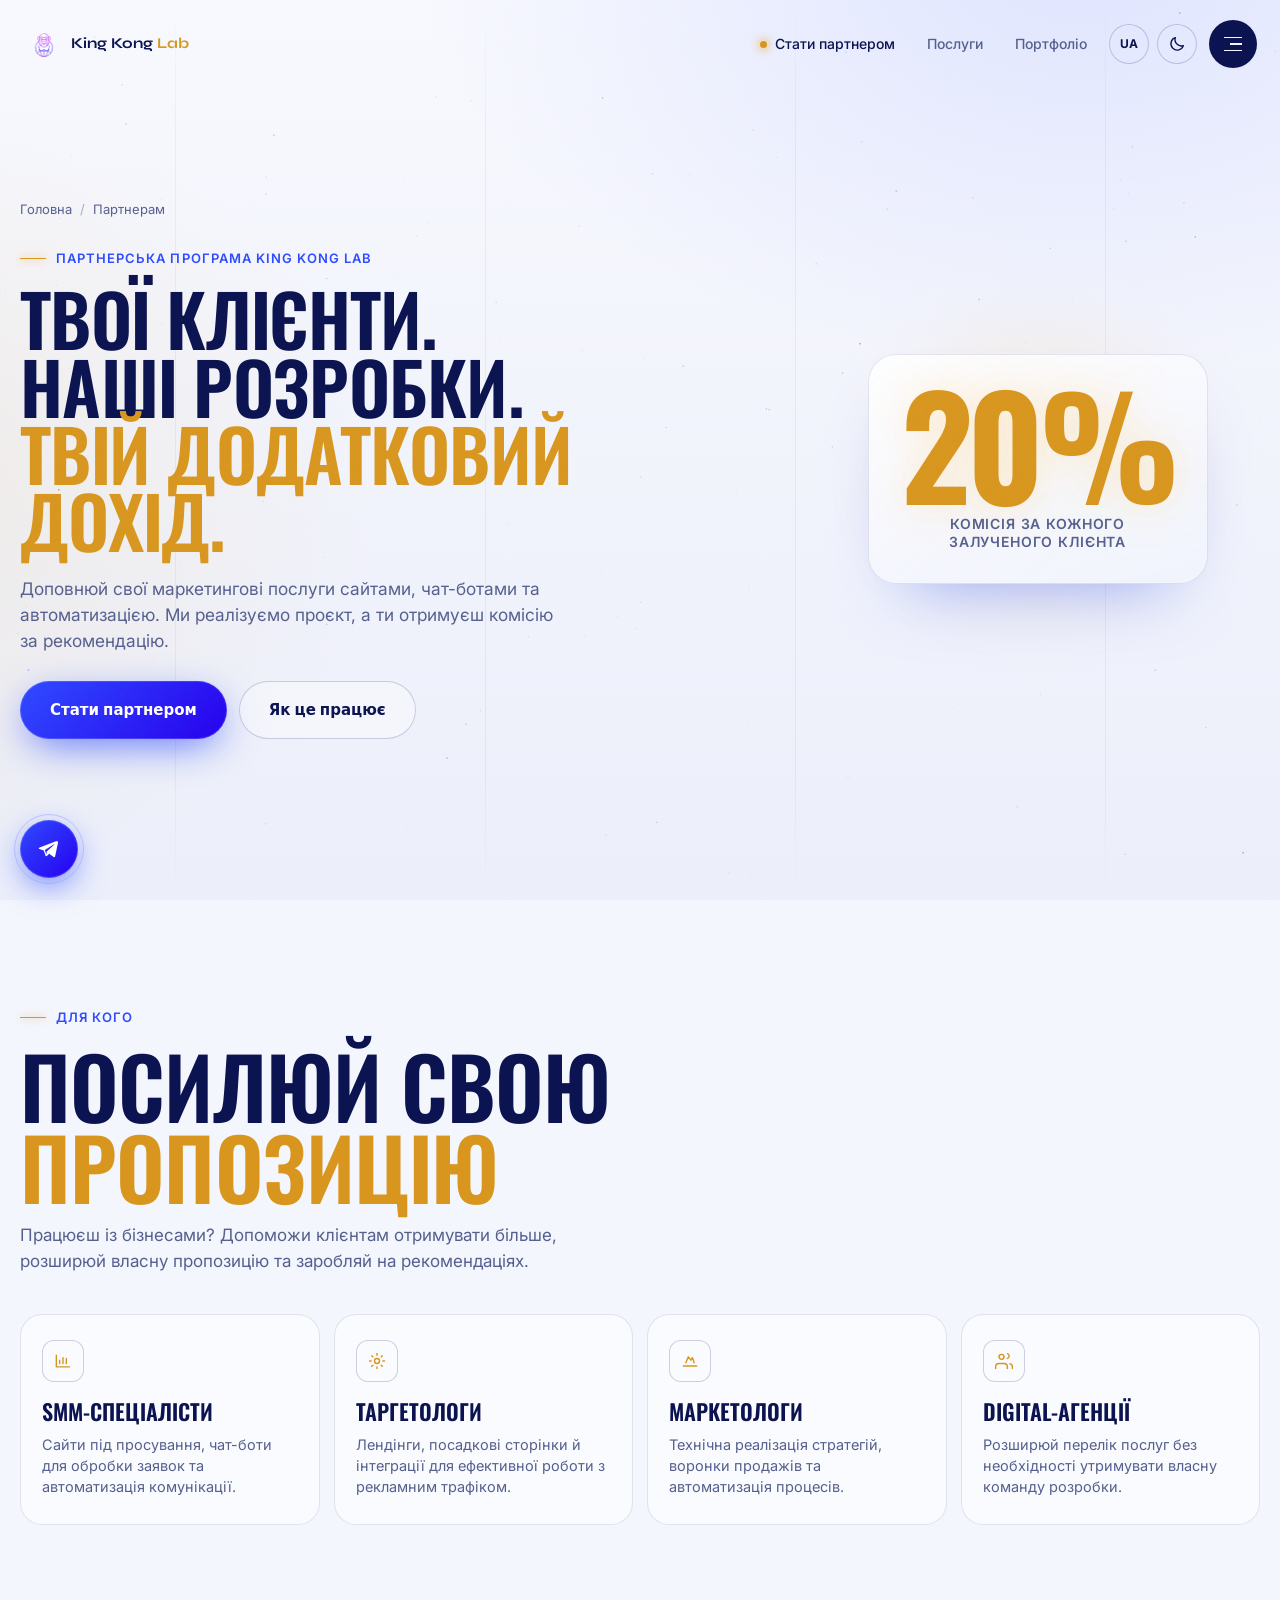
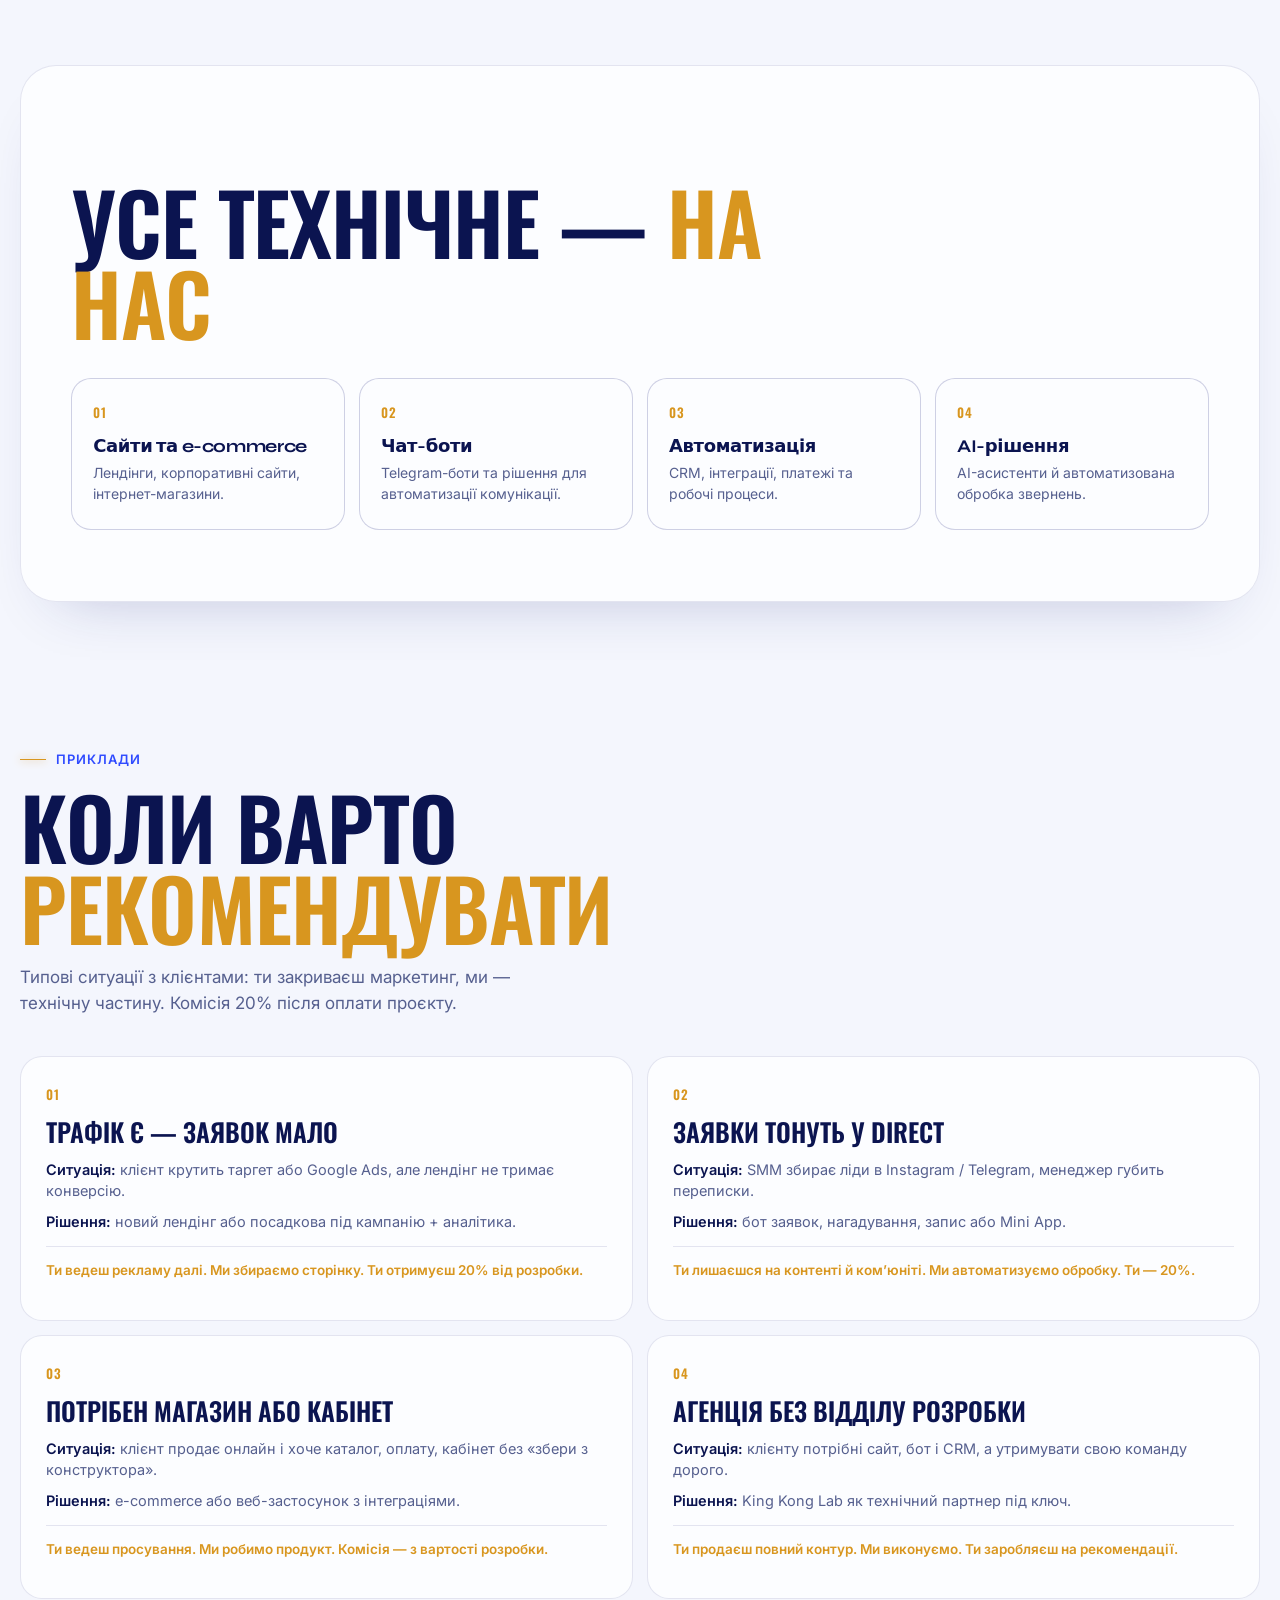
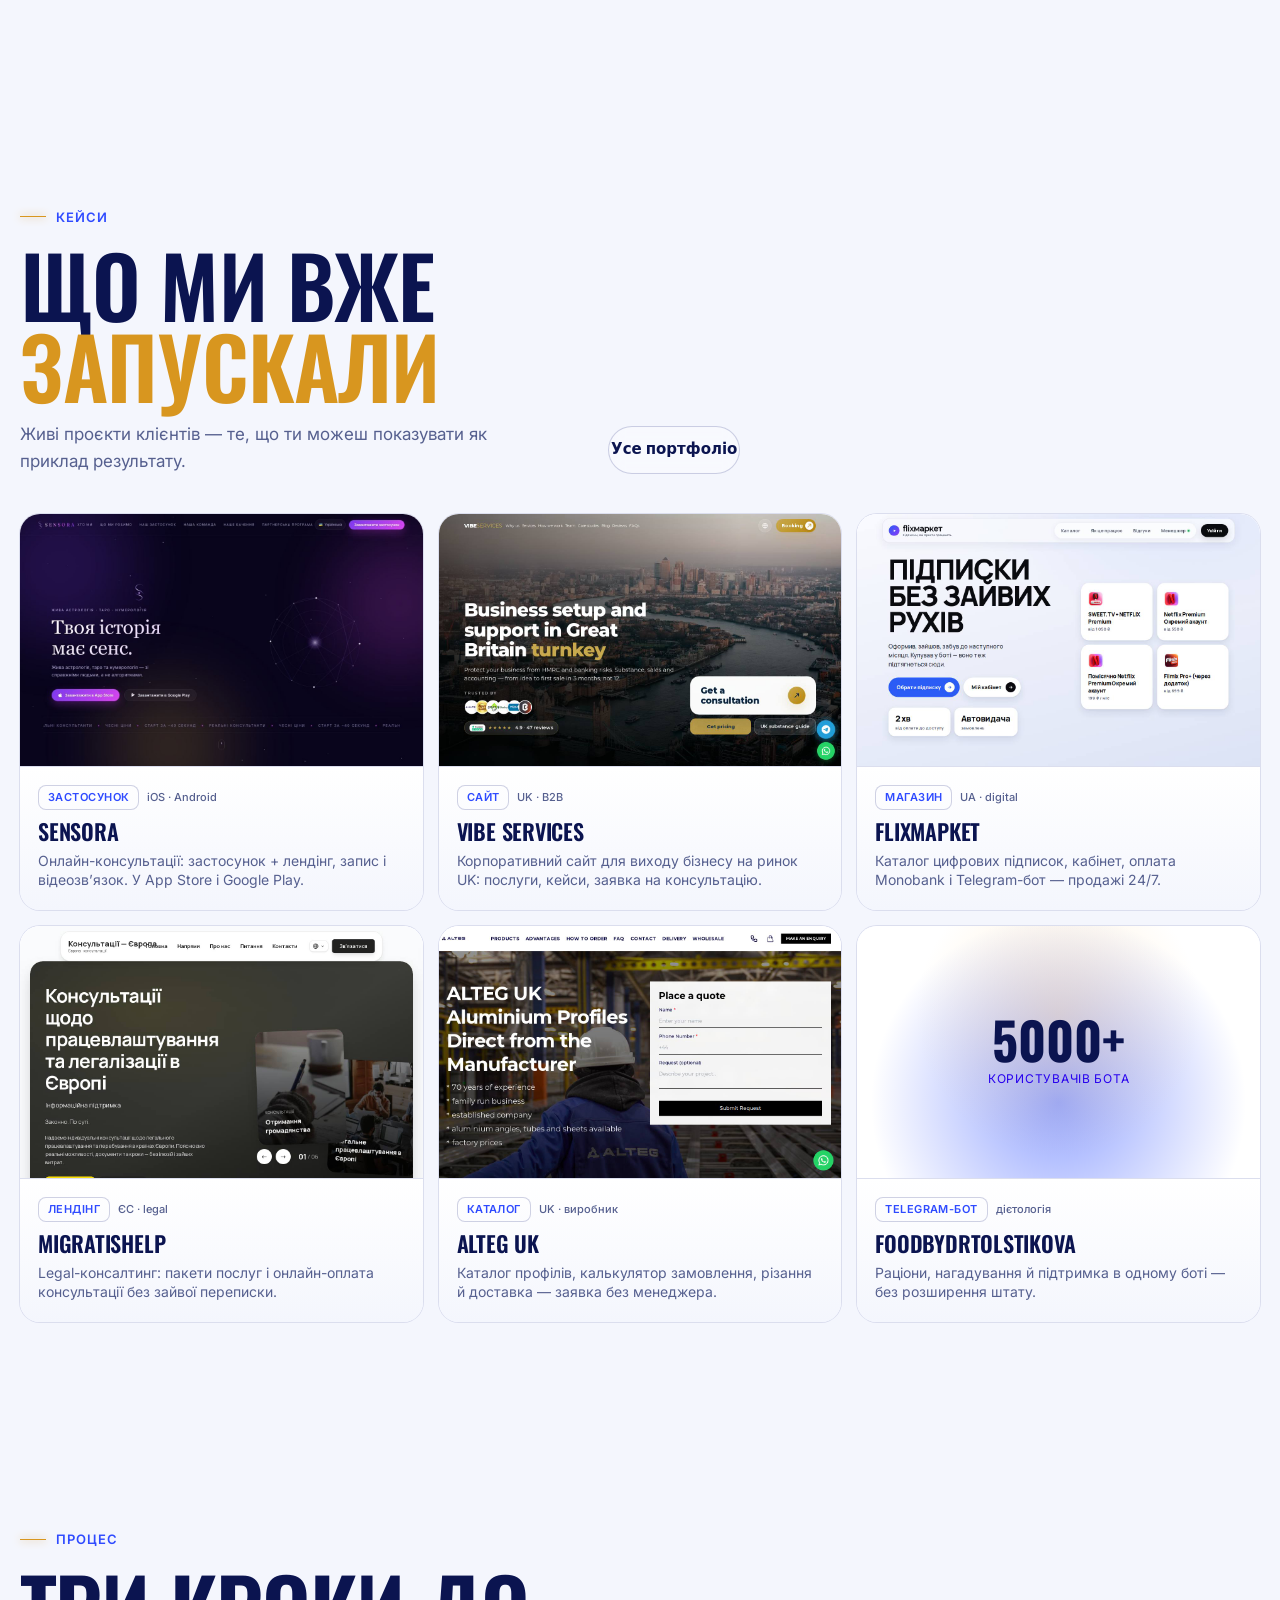
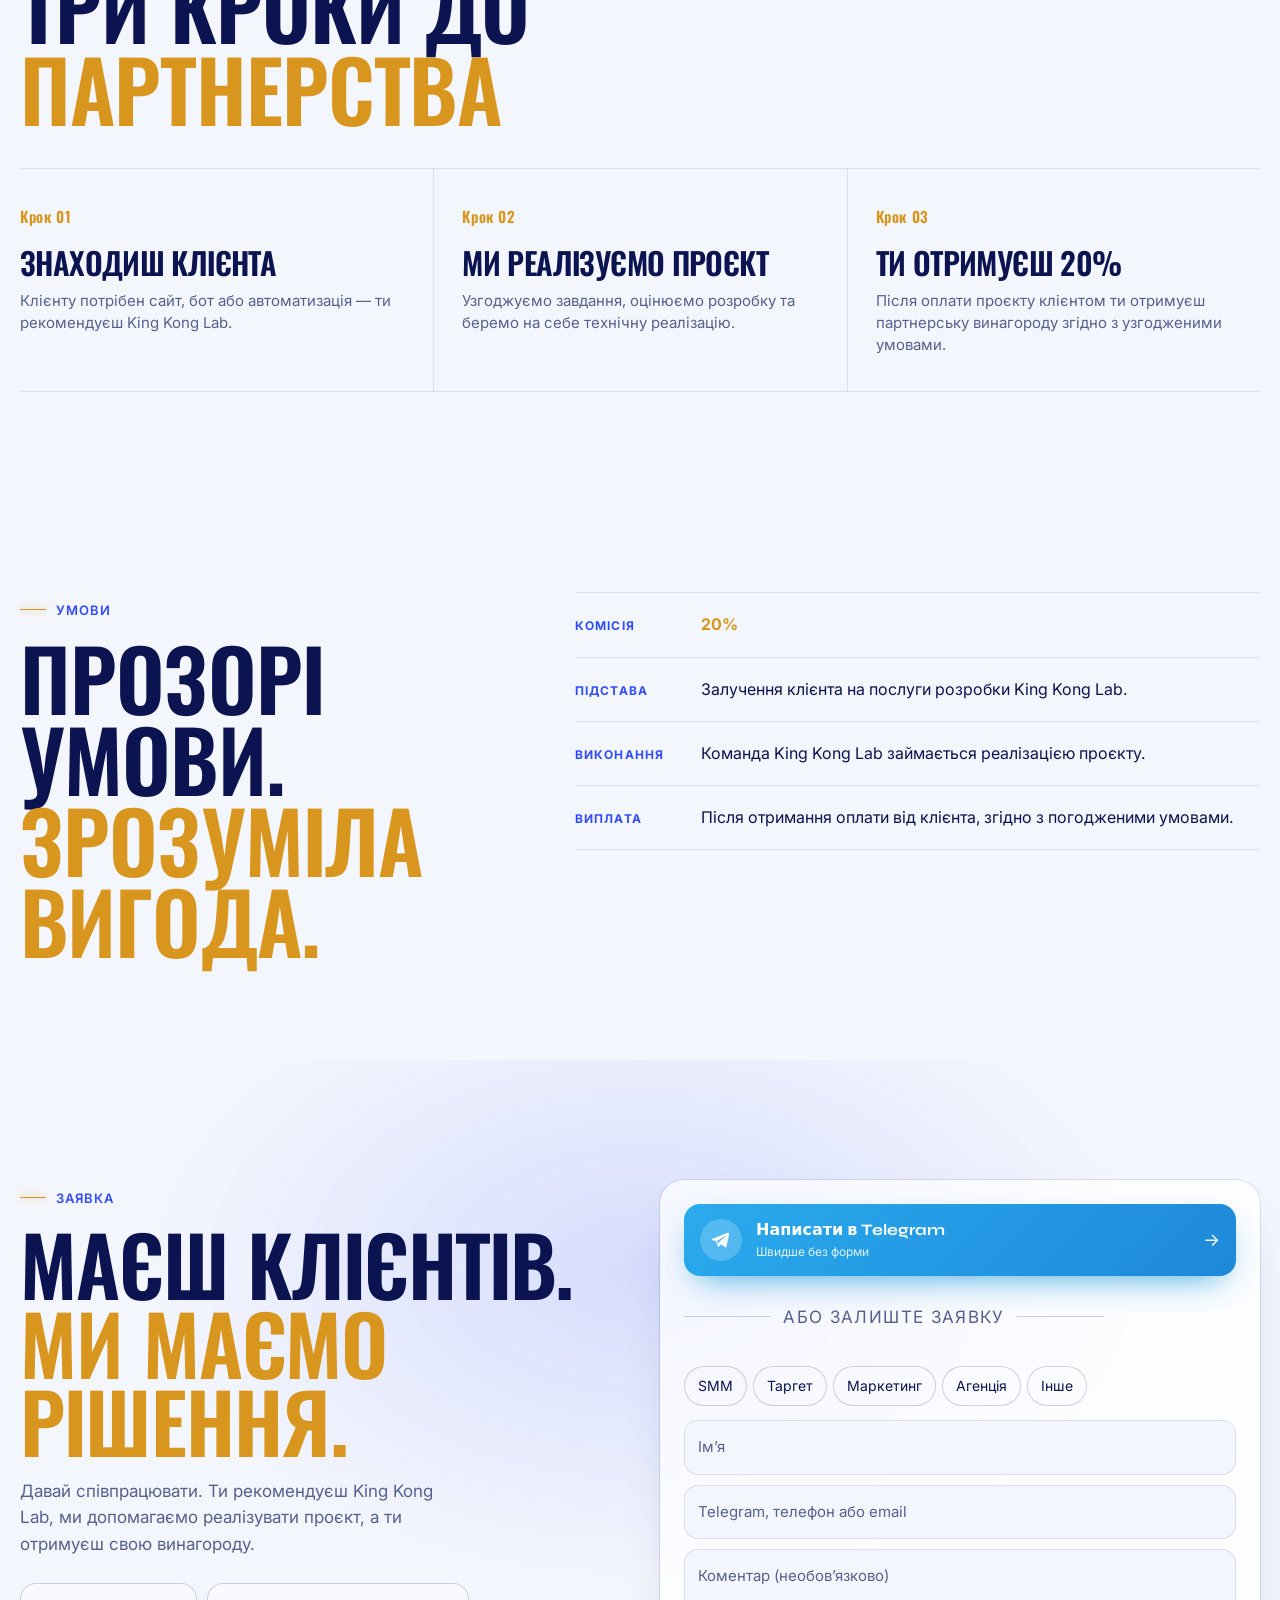
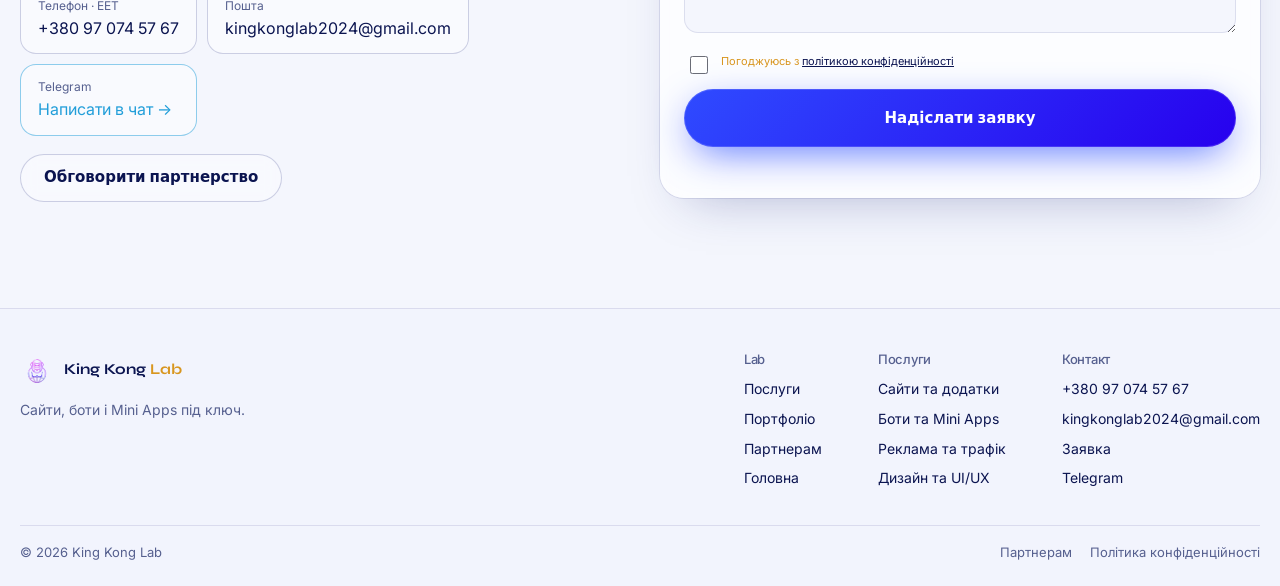
<file: partnership.html>
<!doctype html>
<html lang="uk" data-theme="light">
<head>
  <meta charset="utf-8" />
  <meta name="viewport" content="width=device-width, initial-scale=1, viewport-fit=cover" />
  <title>Партнерська програма — 20% комісії | King Kong Lab</title>
  <meta name="description" content="Партнерська програма King Kong Lab: рекомендуй клієнтам сайти, боти й автоматизацію — отримуй 20% комісії. Для SMM, таргетологів, маркетологів і агенцій." />
  <meta name="robots" content="index, follow, max-image-preview:large" />
  <meta name="theme-color" content="#F4F6FD" />
  <link rel="canonical" href="https://www.kingkonglab.com/partnership" />
  <meta property="og:type" content="website" />
  <meta property="og:site_name" content="King Kong Lab" />
  <meta property="og:url" content="https://www.kingkonglab.com/partnership" />
  <meta property="og:locale" content="uk_UA" />
  <meta property="og:title" content="Партнерська програма — 20% комісії | King Kong Lab" />
  <meta property="og:description" content="Рекомендуй King Kong Lab клієнтам — ми реалізуємо проєкт, ти отримуєш 20% комісії. Для SMM, таргетологів, маркетологів і digital-агенцій." />
  <meta property="og:image" content="https://www.kingkonglab.com/assets/img/logo.png" />
  <meta property="og:image:alt" content="King Kong Lab — партнерська програма" />
  <meta name="twitter:card" content="summary_large_image" />
  <meta name="twitter:title" content="Партнерська програма — 20% комісії | King Kong Lab" />
  <meta name="twitter:description" content="Рекомендуй King Kong Lab клієнтам — отримуй 20% комісії за кожного залученого клієнта." />
  <meta name="twitter:image" content="https://www.kingkonglab.com/assets/img/logo.png" />
  <link rel="icon" href="assets/img/favicon-32.png?v=2" type="image/png" sizes="32x32" />
  <link rel="icon" href="assets/img/favicon.png?v=2" type="image/png" sizes="64x64" />
  <link rel="manifest" href="/site.webmanifest" />
  <link rel="apple-touch-icon" href="assets/img/apple-touch-icon.png?v=2" />
  <link rel="preconnect" href="https://fonts.googleapis.com" />
  <link rel="preconnect" href="https://fonts.gstatic.com" crossorigin />
  <link href="https://fonts.googleapis.com/css2?family=Inter:wght@400;500;600;700&family=Oswald:wght@500;600;700&family=Syne:wght@500;600;700;800&display=swap" rel="stylesheet" />
  <link rel="stylesheet" href="assets/css/style.css?v=20261026c" />
  <link rel="stylesheet" href="assets/css/service.css?v=20261019c" />
  <link rel="stylesheet" href="assets/css/partnership.css?v=20261029b" />
  <script>(function(){var t='light';try{t=localStorage.getItem('kk-theme')||'light'}catch(e){}document.documentElement.dataset.theme=t;var m=document.querySelector('meta[name=theme-color]');if(m)m.content=t==='dark'?'#0B1450':'#F4F6FD';})();document.documentElement.classList.add('js');</script>
  <script type="application/ld+json">
  {
    "@context": "https://schema.org",
    "@graph": [
      {
        "@type": "BreadcrumbList",
        "itemListElement": [
          { "@type": "ListItem", "position": 1, "name": "Головна", "item": "https://www.kingkonglab.com/" },
          { "@type": "ListItem", "position": 2, "name": "Партнерам", "item": "https://www.kingkonglab.com/partnership" }
        ]
      },
      {
        "@type": "WebPage",
        "name": "Партнерська програма King Kong Lab",
        "url": "https://www.kingkonglab.com/partnership",
        "description": "Партнерська програма: 20% комісії за залученого клієнта на розробку сайтів, ботів та автоматизації.",
        "inLanguage": "uk-UA",
        "isPartOf": { "@id": "https://www.kingkonglab.com/#website" },
        "about": { "@id": "https://www.kingkonglab.com/#organization" }
      }
    ]
  }
  </script>
</head>
<body>
  <canvas class="space" id="space" aria-hidden="true"></canvas>
  <canvas class="pfield" id="particles" aria-hidden="true"></canvas>
  <div class="grain" aria-hidden="true"></div>
  <div class="scroll-progress" aria-hidden="true"><span id="scrollProgress"></span></div>

  <header class="nav" id="nav">
    <a class="nav__logo" href="/" aria-label="King Kong Lab — на головну">
      <img class="logo" src="assets/img/logo-line.png" alt="King Kong Lab" width="36" height="36" />
      <span>King Kong <strong>Lab</strong></span>
    </a>
    <nav class="nav__quick" aria-label="Швидка навігація">
      <a class="nav__talk" href="#leadForm"><i></i>Стати партнером</a>
      <a class="nav__hide-sm" href="/#solutions">Послуги</a>
      <a class="nav__hide-sm" href="/#work">Портфоліо</a>
      <span class="nav__lang" title="Українська">UA</span>
      <button class="theme-toggle" id="themeToggle" type="button" aria-label="Перемкнути тему" title="Світла / темна тема">
        <svg class="i-moon" viewBox="0 0 24 24" aria-hidden="true"><path d="M20.5 14.2A8.5 8.5 0 0 1 9.8 3.5a8.5 8.5 0 1 0 10.7 10.7z"/></svg>
        <svg class="i-sun" viewBox="0 0 24 24" aria-hidden="true"><circle cx="12" cy="12" r="4.2"/><path d="M12 2.5v2.2M12 19.3v2.2M2.5 12h2.2M19.3 12h2.2M5.3 5.3l1.6 1.6M17.1 17.1l1.6 1.6M5.3 18.7l1.6-1.6M17.1 6.9l1.6-1.6"/></svg>
      </button>
    </nav>
    <button class="burger" id="burger" type="button" aria-label="Меню" aria-expanded="false" aria-controls="drawer"><i></i><i></i><i></i></button>
  </header>

  <aside class="drawer" id="drawer" aria-hidden="true">
    <span class="drawer__glow" aria-hidden="true"></span>
    <nav class="nav__links" aria-label="Навігація">
      <a href="#who"><small>01</small><span>Для кого</span></a>
      <a href="#examples"><small>02</small><span>Приклади</span></a>
      <a href="#cases"><small>03</small><span>Кейси</span></a>
      <a href="#how"><small>04</small><span>Як працює</span></a>
      <a href="#terms"><small>05</small><span>Умови</span></a>
      <a href="#leadForm"><small>06</small><span>Заявка</span></a>
      <a href="/"><small>←</small><span>Головна</span></a>
    </nav>
    <div class="drawer__foot">
      <a href="tel:+380970745767">+380 97 074 57 67</a>
      <a href="mailto:kingkonglab2024@gmail.com">kingkonglab2024@gmail.com</a>
      <a class="btn btn--blue" href="#leadForm"><span>Стати партнером</span></a>
    </div>
  </aside>

  <a class="fab" href="#leadForm" aria-label="Стати партнером">
    <svg viewBox="0 0 24 24" aria-hidden="true"><path d="M21.4 3.2 2.9 10.4c-1.3.5-1.2 1.3-.2 1.6l4.7 1.5 1.8 5.6c.2.6.4.8.9.8.4 0 .6-.2.9-.5l2.3-2.2 4.8 3.5c.9.5 1.5.2 1.7-.8l3.1-14.7c.3-1.3-.5-1.9-1.5-1.5zM8.6 13.2l9.9-6.3c.5-.3.9-.1.5.2l-8.4 7.6-.3 3.6-1.7-5.1z"/></svg>
  </a>

  <main id="top">
    <section class="ptr-hero">
      <div class="wrap ptr-hero__grid">
        <div>
          <nav class="crumbs" aria-label="Навігація"><a href="/">Головна</a><i>/</i><span>Партнерам</span></nav>
          <span class="eyebrow" data-rise>Партнерська програма King Kong Lab</span>
          <h1 data-rise>Твої клієнти.<br />Наші розробки.<br /><em>Твій додатковий дохід.</em></h1>
          <p class="ptr-hero__lead" data-rise>Доповнюй свої маркетингові послуги сайтами, чат-ботами та автоматизацією. Ми реалізуємо проєкт, а ти отримуєш комісію за рекомендацію.</p>
          <div class="ptr-hero__actions" data-rise>
            <a class="btn btn--blue btn--lg" href="#leadForm"><span>Стати партнером</span></a>
            <a class="btn btn--ghost btn--lg" href="#how"><span>Як це працює</span></a>
          </div>
        </div>
        <aside class="ptr-cut" data-rise aria-label="Комісія партнера">
          <b>20%</b>
          <span>Комісія за кожного<br />залученого клієнта</span>
        </aside>
      </div>
    </section>

    <section class="ptr-sec" id="who">
      <div class="wrap">
        <div class="head">
          <span class="eyebrow" data-rise>Для кого</span>
          <h2 data-rise>Посилюй свою <em>пропозицію</em></h2>
          <p data-rise>Працюєш із бізнесами? Допоможи клієнтам отримувати більше, розширюй власну пропозицію та заробляй на рекомендаціях.</p>
        </div>
        <div class="ptr-who">
          <article data-rise>
            <i aria-hidden="true"><svg viewBox="0 0 24 24"><path d="M4 19V5M4 19h16M8 15v-4M12 15V8M16 15v-6"/></svg></i>
            <h3>SMM-спеціалісти</h3>
            <p>Сайти під просування, чат-боти для обробки заявок та автоматизація комунікації.</p>
          </article>
          <article data-rise>
            <i aria-hidden="true"><svg viewBox="0 0 24 24"><circle cx="12" cy="12" r="3"/><path d="M12 3v2M12 19v2M3 12h2M19 12h2M5.6 5.6l1.4 1.4M17 17l1.4 1.4M5.6 18.4 7 17M17 7l1.4-1.4"/></svg></i>
            <h3>Таргетологи</h3>
            <p>Лендінги, посадкові сторінки й інтеграції для ефективної роботи з рекламним трафіком.</p>
          </article>
          <article data-rise>
            <i aria-hidden="true"><svg viewBox="0 0 24 24"><path d="M4 18h16M7 14l3-7 3 4 2-3 2 6"/></svg></i>
            <h3>Маркетологи</h3>
            <p>Технічна реалізація стратегій, воронки продажів та автоматизація процесів.</p>
          </article>
          <article data-rise>
            <i aria-hidden="true"><svg viewBox="0 0 24 24"><path d="M16 21v-2a4 4 0 0 0-4-4H6a4 4 0 0 0-4 4v2"/><circle cx="9" cy="7" r="3"/><path d="M22 21v-2a4 4 0 0 0-3-3.87M16 3.13a3 3 0 0 1 0 5.75"/></svg></i>
            <h3>Digital-агенції</h3>
            <p>Розширюй перелік послуг без необхідності утримувати власну команду розробки.</p>
          </article>
        </div>
      </div>
    </section>

    <section class="section--panel" id="services">
      <div class="wrap">
        <div class="head ptr-panel-head">
          <span class="eyebrow" data-rise>Що робимо</span>
          <h2 data-rise>Усе технічне — <em>на нас</em></h2>
        </div>
        <div class="ptr-svc">
          <article data-rise>
            <em>01</em>
            <h3>Сайти та e-commerce</h3>
            <p>Лендінги, корпоративні сайти, інтернет-магазини.</p>
          </article>
          <article data-rise>
            <em>02</em>
            <h3>Чат-боти</h3>
            <p>Telegram-боти та рішення для автоматизації комунікації.</p>
          </article>
          <article data-rise>
            <em>03</em>
            <h3>Автоматизація</h3>
            <p>CRM, інтеграції, платежі та робочі процеси.</p>
          </article>
          <article data-rise>
            <em>04</em>
            <h3>AI-рішення</h3>
            <p>AI-асистенти й автоматизована обробка звернень.</p>
          </article>
        </div>
      </div>
    </section>

    <section class="ptr-sec" id="examples">
      <div class="wrap">
        <div class="head">
          <span class="eyebrow" data-rise>Приклади</span>
          <h2 data-rise>Коли варто <em>рекомендувати</em></h2>
          <p data-rise>Типові ситуації з клієнтами: ти закриваєш маркетинг, ми — технічну частину. Комісія 20% після оплати проєкту.</p>
        </div>
        <div class="ptr-ex">
          <article data-rise>
            <em>01</em>
            <h3>Трафік є — заявок мало</h3>
            <p class="ptr-ex__if"><b>Ситуація:</b> клієнт крутить таргет або Google Ads, але лендінг не тримає конверсію.</p>
            <p class="ptr-ex__do"><b>Рішення:</b> новий лендінг або посадкова під кампанію + аналітика.</p>
            <p class="ptr-ex__you">Ти ведеш рекламу далі. Ми збираємо сторінку. Ти отримуєш 20% від розробки.</p>
          </article>
          <article data-rise>
            <em>02</em>
            <h3>Заявки тонуть у Direct</h3>
            <p class="ptr-ex__if"><b>Ситуація:</b> SMM збирає ліди в Instagram / Telegram, менеджер губить переписки.</p>
            <p class="ptr-ex__do"><b>Рішення:</b> бот заявок, нагадування, запис або Mini App.</p>
            <p class="ptr-ex__you">Ти лишаєшся на контенті й комʼюніті. Ми автоматизуємо обробку. Ти — 20%.</p>
          </article>
          <article data-rise>
            <em>03</em>
            <h3>Потрібен магазин або кабінет</h3>
            <p class="ptr-ex__if"><b>Ситуація:</b> клієнт продає онлайн і хоче каталог, оплату, кабінет без «збери з конструктора».</p>
            <p class="ptr-ex__do"><b>Рішення:</b> e-commerce або веб-застосунок з інтеграціями.</p>
            <p class="ptr-ex__you">Ти ведеш просування. Ми робимо продукт. Комісія — з вартості розробки.</p>
          </article>
          <article data-rise>
            <em>04</em>
            <h3>Агенція без відділу розробки</h3>
            <p class="ptr-ex__if"><b>Ситуація:</b> клієнту потрібні сайт, бот і CRM, а утримувати свою команду дорого.</p>
            <p class="ptr-ex__do"><b>Рішення:</b> King Kong Lab як технічний партнер під ключ.</p>
            <p class="ptr-ex__you">Ти продаєш повний контур. Ми виконуємо. Ти заробляєш на рекомендації.</p>
          </article>
        </div>
      </div>
    </section>

    <section class="ptr-sec" id="cases">
      <div class="wrap">
        <div class="head head--row ptr-cases-head">
          <div>
            <span class="eyebrow" data-rise>Кейси</span>
            <h2 data-rise>Що ми вже <em>запускали</em></h2>
            <p data-rise>Живі проєкти клієнтів — те, що ти можеш показувати як приклад результату.</p>
          </div>
          <a class="btn btn--ghost" href="/#work" data-rise><span>Усе портфоліо</span></a>
        </div>
        <div class="ptr-cases">
          <a class="ptr-case" href="https://sensora-lend.vercel.app/" target="_blank" rel="noopener" data-rise>
            <div class="ptr-case__media"><img src="assets/img/work-sensora.jpg" alt="Sensora" width="1200" height="754" loading="lazy" /></div>
            <div class="ptr-case__body">
              <div class="ptr-case__tags"><span>Застосунок</span><span>iOS · Android</span></div>
              <h3>Sensora</h3>
              <p>Онлайн-консультації: застосунок + лендінг, запис і відеозвʼязок. У App Store і Google Play.</p>
            </div>
          </a>
          <a class="ptr-case" href="https://vibe-service.co.uk/en" target="_blank" rel="noopener" data-rise>
            <div class="ptr-case__media"><img src="assets/img/work/vibe.jpg" alt="Vibe Services" width="1280" height="800" loading="lazy" /></div>
            <div class="ptr-case__body">
              <div class="ptr-case__tags"><span>Сайт</span><span>UK · B2B</span></div>
              <h3>Vibe Services</h3>
              <p>Корпоративний сайт для виходу бізнесу на ринок UK: послуги, кейси, заявка на консультацію.</p>
            </div>
          </a>
          <a class="ptr-case" href="https://flix-market.com/" target="_blank" rel="noopener" data-rise>
            <div class="ptr-case__media"><img src="assets/img/work/flix.jpg" alt="flixмаркет" width="1280" height="800" loading="lazy" /></div>
            <div class="ptr-case__body">
              <div class="ptr-case__tags"><span>Магазин</span><span>UA · digital</span></div>
              <h3>flixмаркет</h3>
              <p>Каталог цифрових підписок, кабінет, оплата Monobank і Telegram-бот — продажі 24/7.</p>
            </div>
          </a>
          <a class="ptr-case" href="https://www.migratishelp.eu/uk" target="_blank" rel="noopener" data-rise>
            <div class="ptr-case__media"><img src="assets/img/work/migratis.jpg" alt="MigratisHelp" width="1280" height="800" loading="lazy" /></div>
            <div class="ptr-case__body">
              <div class="ptr-case__tags"><span>Лендінг</span><span>ЄС · legal</span></div>
              <h3>MigratisHelp</h3>
              <p>Legal-консалтинг: пакети послуг і онлайн-оплата консультації без зайвої переписки.</p>
            </div>
          </a>
          <a class="ptr-case" href="https://alteg.co.uk/" target="_blank" rel="noopener" data-rise>
            <div class="ptr-case__media"><img src="assets/img/work/alteg.jpg" alt="ALTEG UK" width="1280" height="800" loading="lazy" /></div>
            <div class="ptr-case__body">
              <div class="ptr-case__tags"><span>Каталог</span><span>UK · виробник</span></div>
              <h3>ALTEG UK</h3>
              <p>Каталог профілів, калькулятор замовлення, різання й доставка — заявка без менеджера.</p>
            </div>
          </a>
          <a class="ptr-case" href="https://t.me/FoodByDrTolstikovaBot" target="_blank" rel="noopener" data-rise>
            <div class="ptr-case__media ptr-case__media--bot">
              <span><b>5000+</b><small>користувачів бота</small></span>
            </div>
            <div class="ptr-case__body">
              <div class="ptr-case__tags"><span>Telegram-бот</span><span>дієтологія</span></div>
              <h3>FoodByDrTolstikova</h3>
              <p>Раціони, нагадування й підтримка в одному боті — без розширення штату.</p>
            </div>
          </a>
        </div>
      </div>
    </section>

    <section class="ptr-sec" id="how">
      <div class="wrap">
        <div class="head">
          <span class="eyebrow" data-rise>Процес</span>
          <h2 data-rise>Три кроки до <em>партнерства</em></h2>
        </div>
        <ol class="ptr-steps">
          <li data-rise>
            <em>Крок 01</em>
            <h3>Знаходиш клієнта</h3>
            <p>Клієнту потрібен сайт, бот або автоматизація — ти рекомендуєш King Kong Lab.</p>
          </li>
          <li data-rise>
            <em>Крок 02</em>
            <h3>Ми реалізуємо проєкт</h3>
            <p>Узгоджуємо завдання, оцінюємо розробку та беремо на себе технічну реалізацію.</p>
          </li>
          <li data-rise>
            <em>Крок 03</em>
            <h3>Ти отримуєш 20%</h3>
            <p>Після оплати проєкту клієнтом ти отримуєш партнерську винагороду згідно з узгодженими умовами.</p>
          </li>
        </ol>
      </div>
    </section>

    <section class="ptr-sec" id="terms">
      <div class="wrap ptr-terms">
        <div>
          <span class="eyebrow" data-rise>Умови</span>
          <h2 data-rise>Прозорі умови.<br /><em>Зрозуміла вигода.</em></h2>
        </div>
        <ul>
          <li data-rise><strong>Комісія</strong><span><b>20%</b></span></li>
          <li data-rise><strong>Підстава</strong><span>Залучення клієнта на послуги розробки King Kong Lab.</span></li>
          <li data-rise><strong>Виконання</strong><span>Команда King Kong Lab займається реалізацією проєкту.</span></li>
          <li data-rise><strong>Виплата</strong><span>Після отримання оплати від клієнта, згідно з погодженими умовами.</span></li>
        </ul>
      </div>
    </section>

    <section class="closer svc-closer ptr-closer" id="join">
      <div class="wrap closer__grid">
        <div>
          <span class="eyebrow">Заявка</span>
          <h2>Маєш клієнтів.<br /><em>Ми маємо рішення.</em></h2>
          <p>Давай співпрацювати. Ти рекомендуєш King Kong Lab, ми допомагаємо реалізувати проєкт, а ти отримуєш свою винагороду.</p>
          <div class="direct">
            <a href="tel:+380970745767"><small>Телефон · EET</small>+380 97 074 57 67</a>
            <a href="mailto:kingkonglab2024@gmail.com"><small>Пошта</small>kingkonglab2024@gmail.com</a>
            <a class="direct--tg" href="https://t.me/+380970745767" target="_blank" rel="noopener"><small>Telegram</small>Написати в чат →</a>
          </div>
          <p class="ptr-cta-wrap"><a class="btn btn--ghost" href="#leadForm"><span>Обговорити партнерство</span></a></p>
        </div>
        <form class="form" id="leadForm" data-service="Партнерська програма" data-partner="1" novalidate>
          <a class="tg-quick" href="https://t.me/+380970745767" target="_blank" rel="noopener">
            <i><svg viewBox="0 0 24 24" aria-hidden="true"><path d="M21.4 3.2 2.9 10.4c-1.3.5-1.2 1.3-.2 1.6l4.7 1.5 1.8 5.6c.2.6.4.8.9.8.4 0 .6-.2.9-.5l2.3-2.2 4.8 3.5c.9.5 1.5.2 1.7-.8l3.1-14.7c.3-1.3-.5-1.9-1.5-1.5zM8.6 13.2l9.9-6.3c.5-.3.9-.1.5.2l-8.4 7.6-.3 3.6-1.7-5.1z"/></svg></i>
            <span><b>Написати в Telegram</b><small>Швидше без форми</small></span>
            <em aria-hidden="true">→</em>
          </a>
          <p class="form__or"><span>або залиште заявку</span></p>
          <div class="picks" role="radiogroup" aria-label="Напрям діяльності">
            <label><input type="radio" name="pack" value="SMM" /><span>SMM</span></label>
            <label><input type="radio" name="pack" value="Таргет" /><span>Таргет</span></label>
            <label><input type="radio" name="pack" value="Маркетинг" /><span>Маркетинг</span></label>
            <label><input type="radio" name="pack" value="Агенція" /><span>Агенція</span></label>
            <label><input type="radio" name="pack" value="Інше" /><span>Інше</span></label>
          </div>
          <div class="field">
            <input id="fName" name="name" type="text" placeholder=" " autocomplete="name" required maxlength="80" />
            <label for="fName">Імʼя</label>
          </div>
          <div class="field">
            <input id="fPhone" name="phone" type="text" placeholder=" " autocomplete="tel" required maxlength="80" />
            <label for="fPhone">Telegram, телефон або email</label>
          </div>
          <div class="field">
            <textarea id="fMsg" name="message" rows="2" placeholder=" " maxlength="2000"></textarea>
            <label for="fMsg">Коментар (необовʼязково)</label>
          </div>
          <div class="field field--check">
            <input id="fAgree" name="agree" type="checkbox" required />
            <label for="fAgree">Погоджуюсь з <a href="/privacy">політикою конфіденційності</a></label>
          </div>
          <input class="hp" type="text" name="kk_hp" id="kk_hp" tabindex="-1" autocomplete="off" aria-hidden="true" />
          <button class="btn btn--blue btn--lg btn--full" type="submit"><span>Надіслати заявку</span></button>
          <div class="form__status" id="formStatus" role="status" aria-live="polite"></div>
        </form>
      </div>
    </section>
  </main>

  <footer class="foot">
    <div class="wrap">
      <div class="foot__top">
        <div class="foot__brand">
          <a class="nav__logo" href="/"><img class="logo" src="assets/img/logo-line.png" alt="King Kong Lab" width="36" height="36" /><span>King Kong <strong>Lab</strong></span></a>
          <p>Сайти, боти і Mini Apps під ключ.</p>
        </div>
        <div class="foot__cols">
          <div>
            <h4>Lab</h4>
            <a href="/#solutions">Послуги</a>
            <a href="/#work">Портфоліо</a>
            <a href="/partnership">Партнерам</a>
            <a href="/">Головна</a>
          </div>
          <div>
            <h4>Послуги</h4>
            <a href="/services/web">Сайти та додатки</a>
            <a href="/services/bots">Боти та Mini Apps</a>
            <a href="/services/ads">Реклама та трафік</a>
            <a href="/services/design">Дизайн та UI/UX</a>
          </div>
          <div>
            <h4>Контакт</h4>
            <a href="tel:+380970745767">+380 97 074 57 67</a>
            <a href="mailto:kingkonglab2024@gmail.com">kingkonglab2024@gmail.com</a>
            <a href="#leadForm">Заявка</a>
            <a href="https://t.me/+380970745767" target="_blank" rel="noopener">Telegram</a>
          </div>
        </div>
      </div>
      <div class="foot__bottom">
        <span>© <span id="year">2026</span> King Kong Lab</span>
        <span class="foot__legal">
          <a href="/partnership">Партнерам</a>
          <a href="/privacy">Політика конфіденційності</a>
        </span>
      </div>
    </div>
  </footer>

  <div class="toast" id="toast" role="alert"></div>

  <script src="assets/js/lead.js?v=20261029a" defer></script>
  <script src="assets/js/page.js?v=20261029a" defer></script>
</body>
</html>
</file>
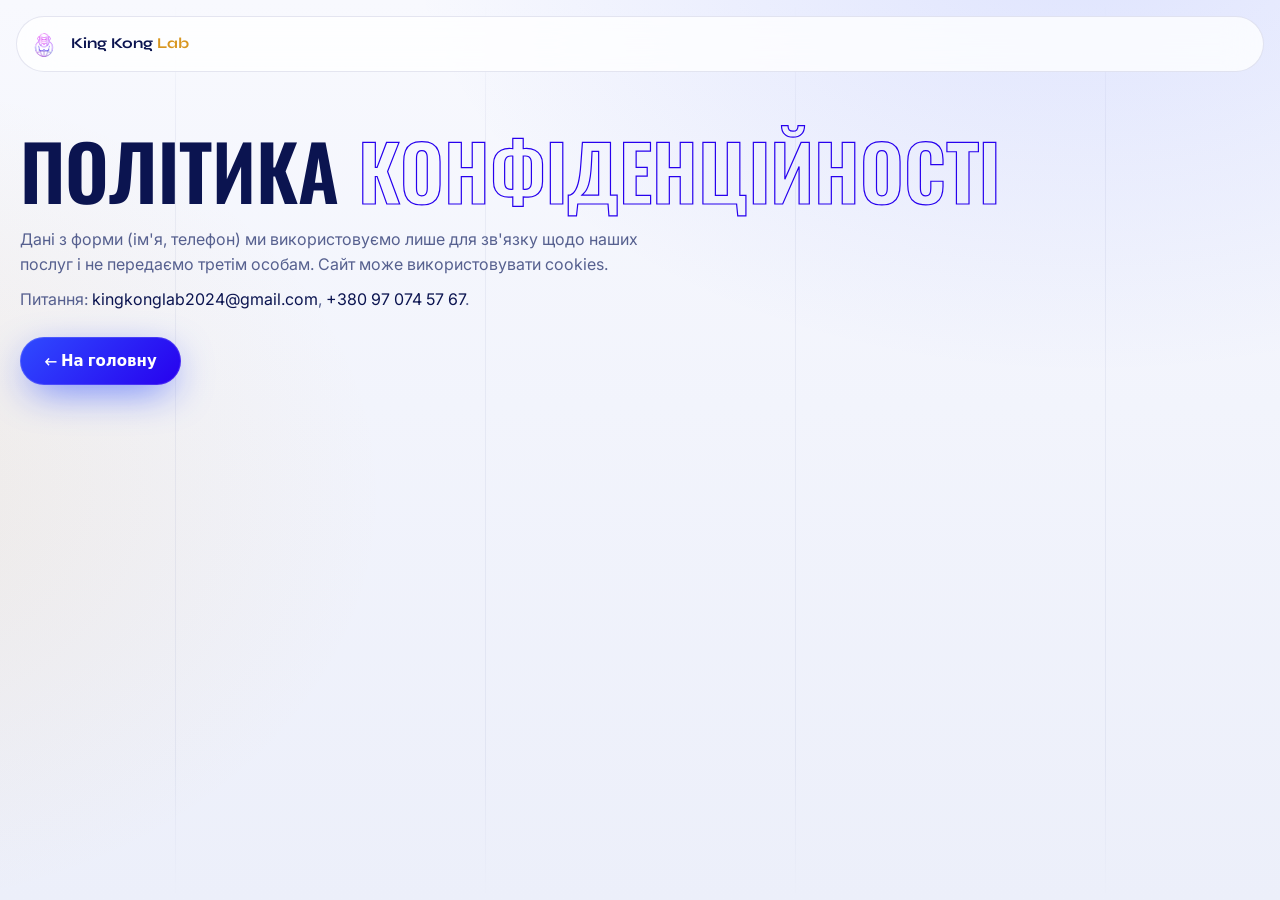
<file: privacy.html>
<!doctype html>
<html lang="uk" data-theme="light">
<head>
  <meta charset="utf-8" />
  <meta name="viewport" content="width=device-width, initial-scale=1" />
  <title>Політика конфіденційності | King Kong Lab</title>
  <meta name="description" content="Інформація про те, як King Kong Lab обробляє та захищає ваші персональні дані." />
  <meta name="robots" content="index, follow" />
  <meta name="theme-color" content="#0B1450" />
  <link rel="canonical" href="https://www.kingkonglab.com/privacy" />
  <meta property="og:type" content="website" />
  <meta property="og:site_name" content="King Kong Lab" />
  <meta property="og:url" content="https://www.kingkonglab.com/privacy" />
  <meta property="og:title" content="Політика конфіденційності | King Kong Lab" />
  <meta property="og:description" content="Інформація про те, як King Kong Lab обробляє та захищає ваші персональні дані." />
  <meta property="og:locale" content="uk_UA" />
  <link rel="icon" href="assets/img/favicon-32.png?v=2" type="image/png" sizes="32x32" />
  <link rel="icon" href="assets/img/favicon.png?v=2" type="image/png" sizes="64x64" />
  <link rel="manifest" href="/site.webmanifest" />
  <link rel="preconnect" href="https://fonts.googleapis.com" />
  <link rel="preconnect" href="https://fonts.gstatic.com" crossorigin />
  <link href="https://fonts.googleapis.com/css2?family=Inter:wght@400;500;600;700&family=Oswald:wght@500;600;700&family=Syne:wght@500;600;700;800&display=swap" rel="stylesheet" />
  <link rel="stylesheet" href="assets/css/style.css?v=20261020e" />
  <script>(function(){var t='light';try{t=localStorage.getItem('kk-theme')||'light'}catch(e){}document.documentElement.dataset.theme=t;var m=document.querySelector('meta[name=theme-color]');if(m)m.content=t==='dark'?'#0B1450':'#F4F6FD';})();</script>
</head>
<body>
  <header class="nav is-solid">
    <a class="nav__logo" href="/">
      <img class="logo" src="assets/img/logo-line.png" alt="King Kong Lab" width="42" height="42" />
      <span>King Kong <strong>Lab</strong></span>
    </a>
  </header>
  <main class="legal">
    <div class="wrap">
      <h1>Політика <em>конфіденційності</em></h1>
      <div class="legal__body">
        <p>Дані з форми (ім'я, телефон) ми використовуємо лише для зв'язку щодо наших послуг і не передаємо третім особам. Сайт може використовувати cookies.</p>
        <p>Питання: <a href="mailto:kingkonglab2024@gmail.com">kingkonglab2024@gmail.com</a>, <a href="tel:+380970745767">+380 97 074 57 67</a>.</p>
      </div>
      <a class="btn btn--blue" href="/"><span>← На головну</span></a>
    </div>
  </main>
</body>
</html>
</file>
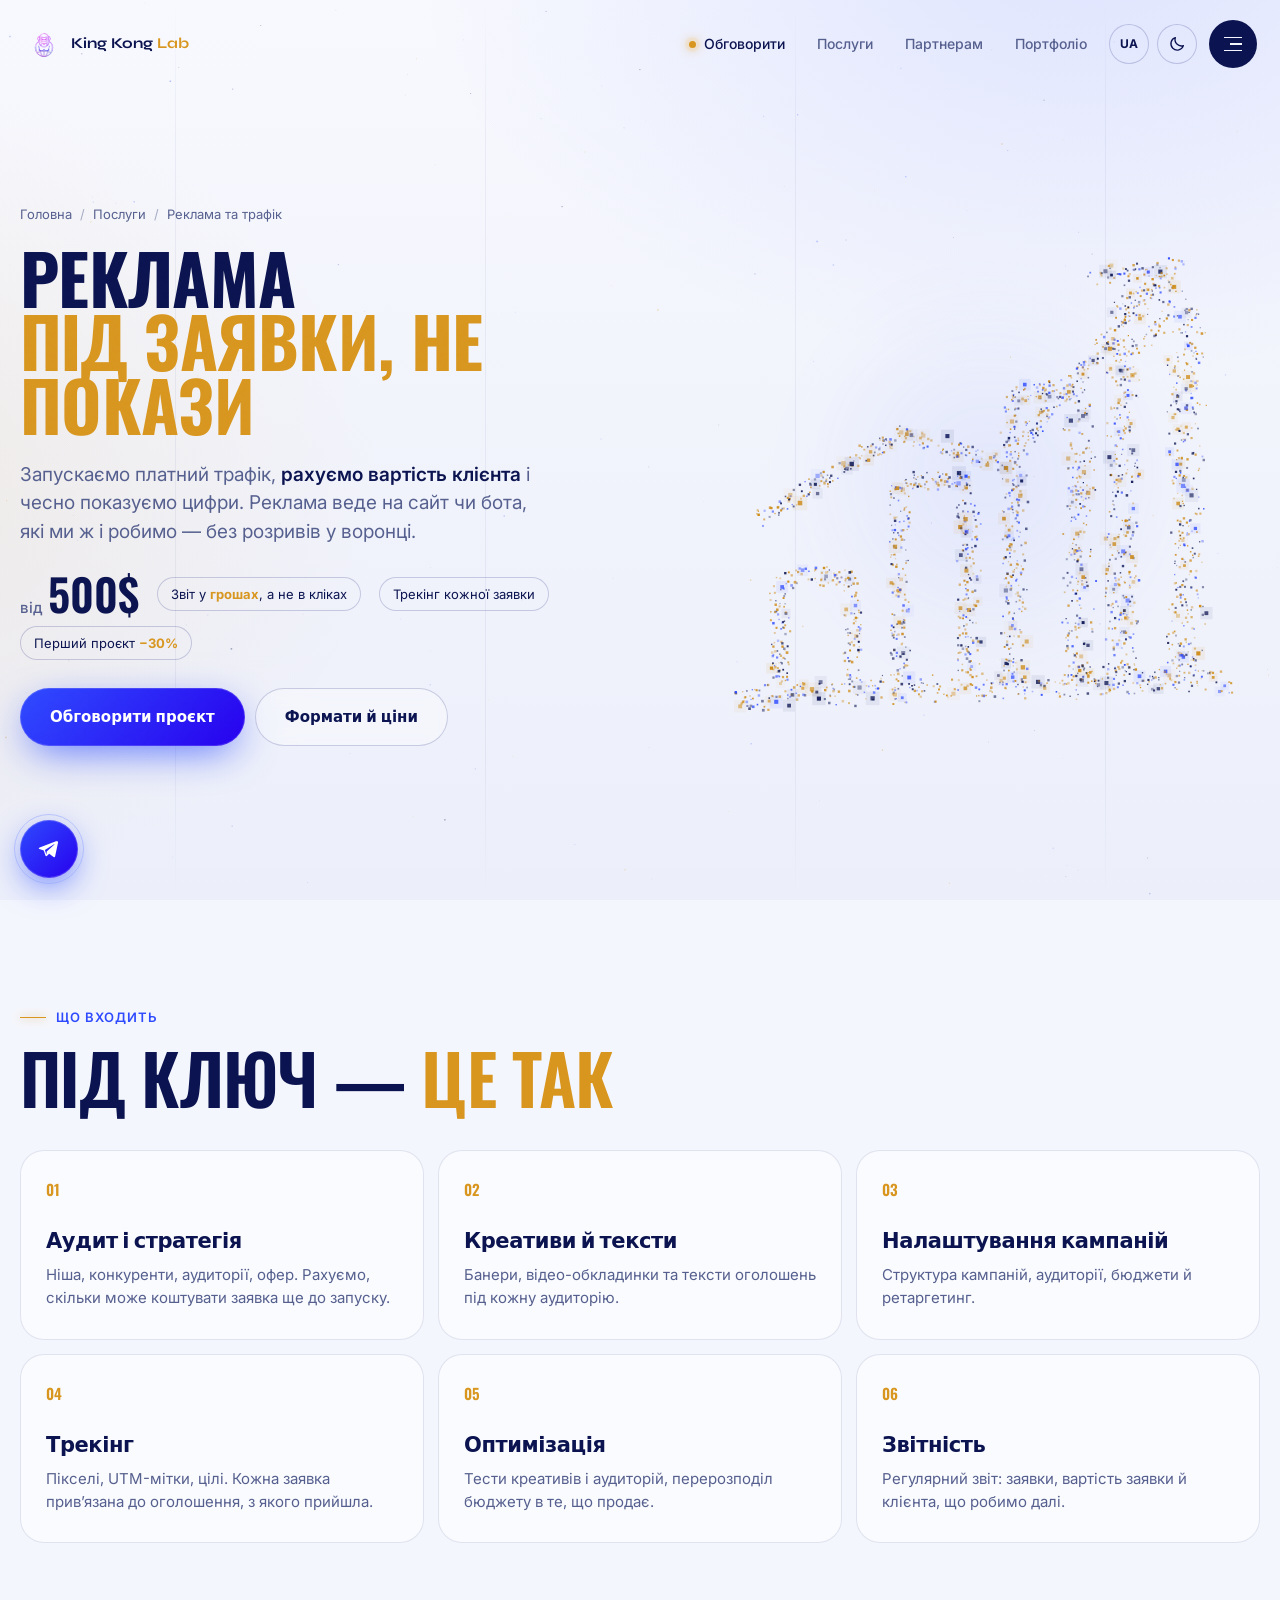
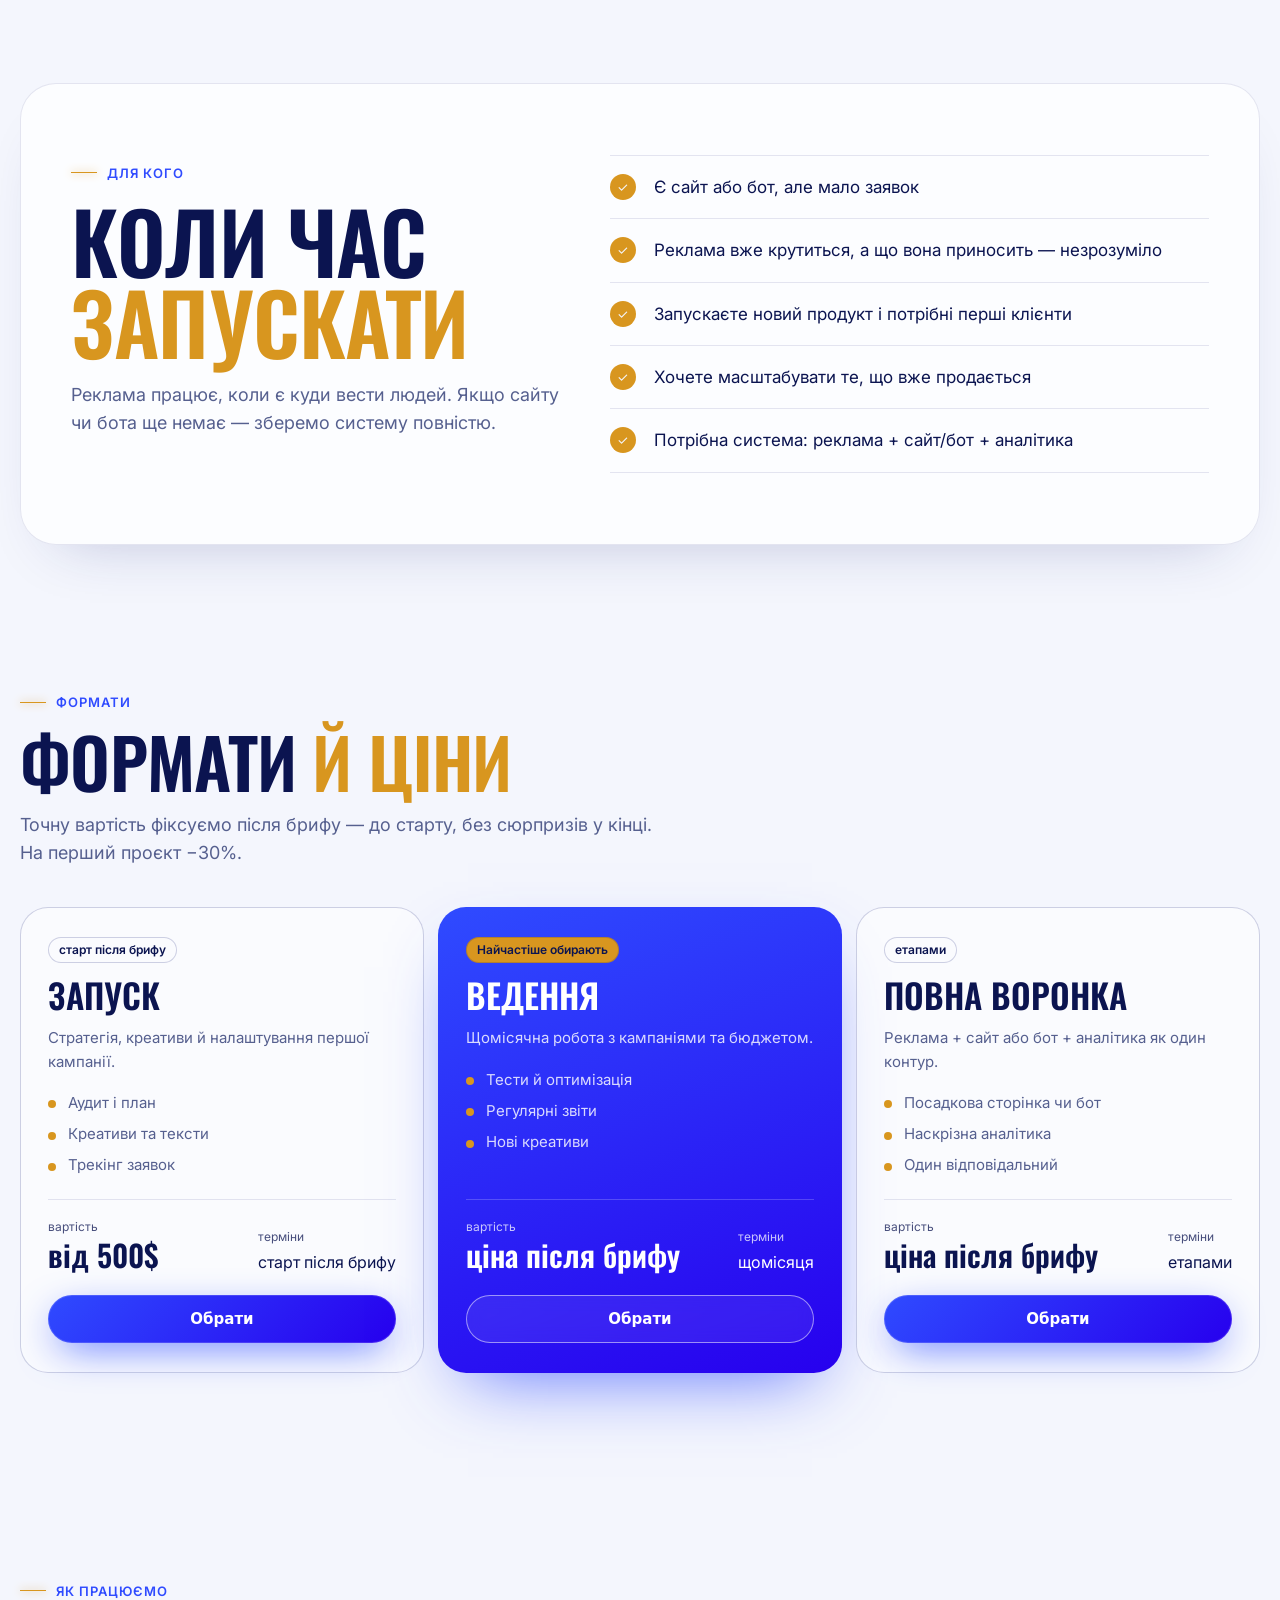
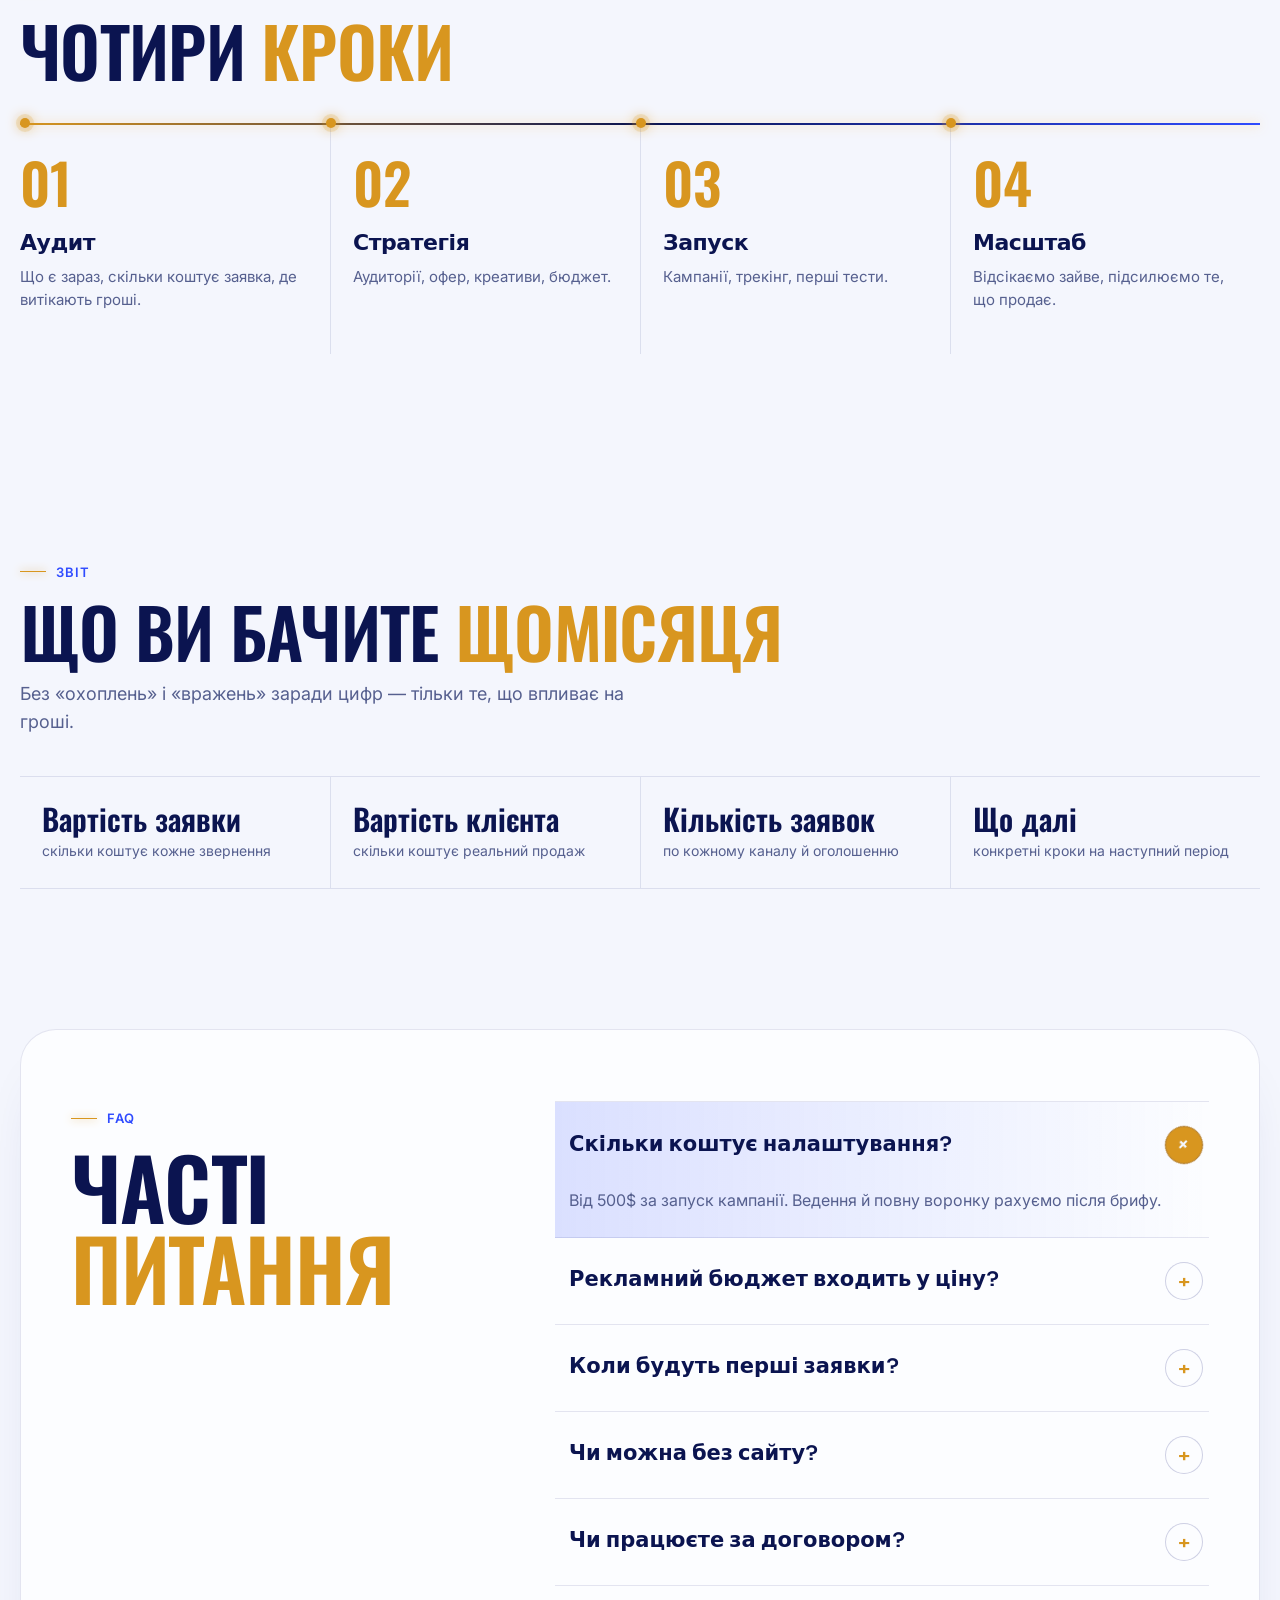
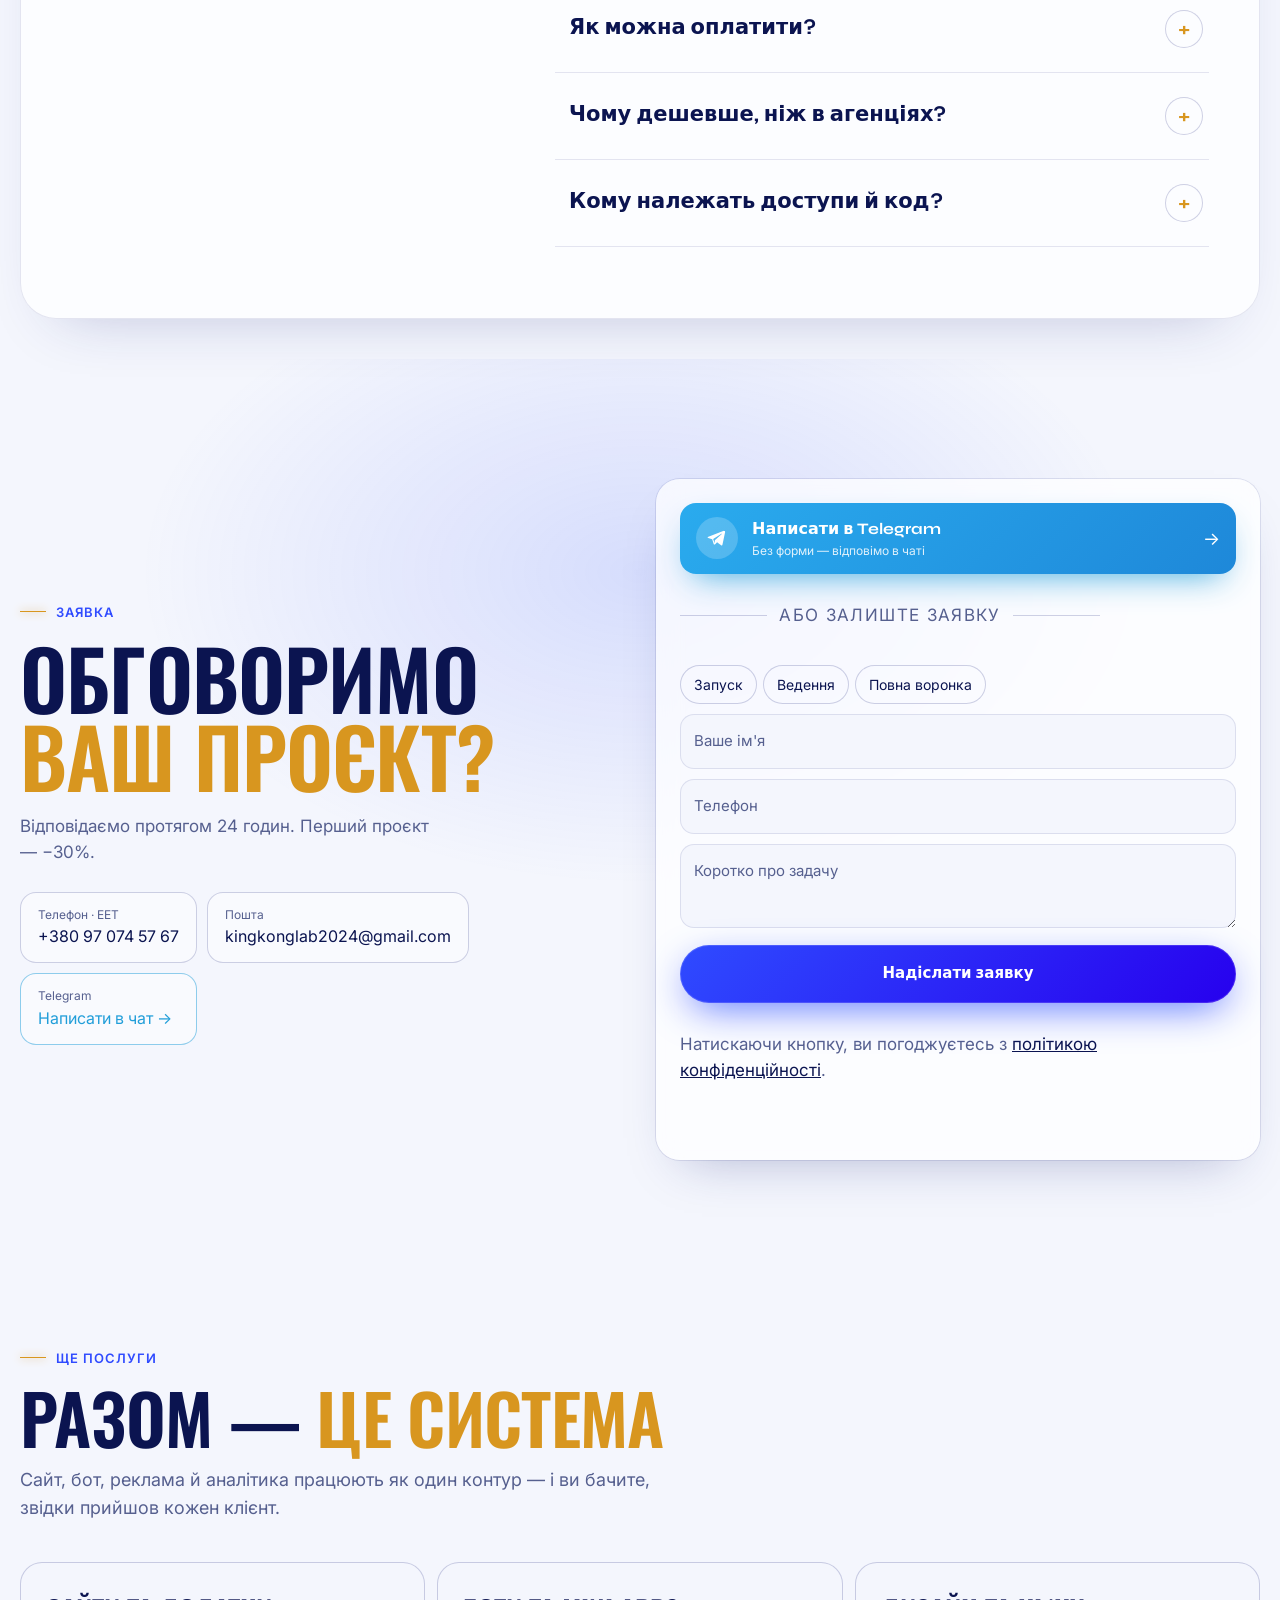
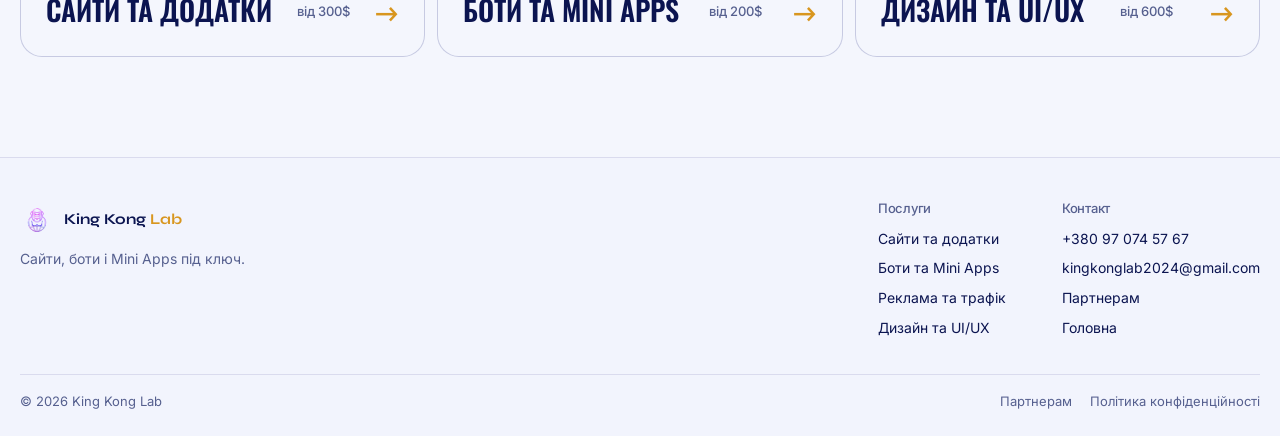
<file: services/ads.html>
<!doctype html>
<html lang="uk" data-theme="light">
<head>
  <meta charset="utf-8" />
  <meta name="viewport" content="width=device-width, initial-scale=1, viewport-fit=cover" />
  <title>Таргетована реклама та трафік під заявки | King Kong Lab</title>
  <meta name="description" content="Налаштування й ведення реклами під заявки та продажі: стратегія, креативи, трекінг, звіти. Від 500$, −30% на перший проєкт." />
  <meta name="robots" content="index, follow, max-image-preview:large" />
  <meta name="theme-color" content="#F4F6FD" />
  <link rel="canonical" href="https://www.kingkonglab.com/services/ads" />
  <meta property="og:type" content="website" />
  <meta property="og:site_name" content="King Kong Lab" />
  <meta property="og:url" content="https://www.kingkonglab.com/services/ads" />
  <meta property="og:locale" content="uk_UA" />
  <meta property="og:title" content="Таргетована реклама та трафік під заявки — King Kong Lab" />
  <meta property="og:description" content="Налаштування й ведення реклами під заявки та продажі: стратегія, креативи, трекінг, звіти. Від 500$, −30% на перший проєкт." />
  <meta property="og:image" content="https://www.kingkonglab.com/assets/img/logo.png" />
  <meta property="og:image:alt" content="King Kong Lab — реклама та трафік" />
  <meta name="twitter:card" content="summary_large_image" />
  <meta name="twitter:title" content="Таргетована реклама та трафік під заявки — King Kong Lab" />
  <meta name="twitter:description" content="Налаштування й ведення реклами під заявки та продажі: стратегія, креативи, трекінг, звіти. Від 500$, −30% на перший проєкт." />
  <meta name="twitter:image" content="https://www.kingkonglab.com/assets/img/logo.png" />
  <link rel="icon" href="../assets/img/favicon-32.png?v=2" type="image/png" sizes="32x32" />
  <link rel="icon" href="../assets/img/favicon.png?v=2" type="image/png" sizes="64x64" />
  <link rel="manifest" href="/site.webmanifest" />
  <link rel="apple-touch-icon" href="../assets/img/apple-touch-icon.png?v=2" />
  <link rel="preconnect" href="https://fonts.googleapis.com" />
  <link rel="preconnect" href="https://fonts.gstatic.com" crossorigin />
  <link href="https://fonts.googleapis.com/css2?family=Inter:wght@400;500;600;700&family=Oswald:wght@500;600;700&family=Syne:wght@500;600;700;800&display=swap" rel="stylesheet" />
  <link rel="stylesheet" href="../assets/css/style.css?v=20261020e" />
  <link rel="stylesheet" href="../assets/css/service.css?v=20261019c" />
  <script>(function(){var t='light';try{t=localStorage.getItem('kk-theme')||'light'}catch(e){}document.documentElement.dataset.theme=t;var m=document.querySelector('meta[name=theme-color]');if(m)m.content=t==='dark'?'#0B1450':'#F4F6FD';})();document.documentElement.classList.add('js');</script>
  <script type="application/ld+json">
  {
    "@context": "https://schema.org",
    "@graph": [
      {
        "@type": "BreadcrumbList",
        "itemListElement": [
          { "@type": "ListItem", "position": 1, "name": "Головна", "item": "https://www.kingkonglab.com/" },
          { "@type": "ListItem", "position": 2, "name": "Послуги", "item": "https://www.kingkonglab.com/#solutions" },
          { "@type": "ListItem", "position": 3, "name": "Реклама та трафік", "item": "https://www.kingkonglab.com/services/ads" }
        ]
      },
      {
        "@type": "Service",
        "name": "Реклама та трафік",
        "url": "https://www.kingkonglab.com/services/ads",
        "description": "Налаштування й ведення таргетованої реклами під заявки та продажі.",
        "provider": { "@id": "https://www.kingkonglab.com/#organization" },
        "areaServed": "UA",
        "offers": { "@type": "Offer", "priceCurrency": "USD", "price": "500", "description": "від 500$" }
      }
    ]
  }
  </script>
</head>
<body>
  <canvas class="space" id="space" aria-hidden="true"></canvas>
  <canvas class="pfield" id="particles" aria-hidden="true"></canvas>
  <div class="grain" aria-hidden="true"></div>
  <div class="scroll-progress" aria-hidden="true"><span id="scrollProgress"></span></div>

  <header class="nav" id="nav">
    <a class="nav__logo" href="/" aria-label="King Kong Lab — на головну">
      <img class="logo" src="../assets/img/logo-line.png" alt="King Kong Lab" width="36" height="36" />
      <span>King Kong <strong>Lab</strong></span>
    </a>
    <nav class="nav__quick" aria-label="Швидка навігація">
      <a class="nav__talk" href="#leadForm"><i></i>Обговорити</a>
      <a class="nav__hide-sm" href="/#solutions">Послуги</a>
      <a class="nav__hide-sm" href="/partnership">Партнерам</a>
      <a class="nav__hide-sm" href="/#work">Портфоліо</a>
      <span class="nav__lang" title="Українська">UA</span>
      <button class="theme-toggle" id="themeToggle" type="button" aria-label="Перемкнути тему" title="Світла / темна тема">
        <svg class="i-moon" viewBox="0 0 24 24" aria-hidden="true"><path d="M20.5 14.2A8.5 8.5 0 0 1 9.8 3.5a8.5 8.5 0 1 0 10.7 10.7z"/></svg>
        <svg class="i-sun" viewBox="0 0 24 24" aria-hidden="true"><circle cx="12" cy="12" r="4.2"/><path d="M12 2.5v2.2M12 19.3v2.2M2.5 12h2.2M19.3 12h2.2M5.3 5.3l1.6 1.6M17.1 17.1l1.6 1.6M5.3 18.7l1.6-1.6M17.1 6.9l1.6-1.6"/></svg>
      </button>
    </nav>
    <button class="burger" id="burger" type="button" aria-label="Меню" aria-expanded="false" aria-controls="drawer"><i></i><i></i><i></i></button>
  </header>

  <aside class="drawer" id="drawer" aria-hidden="true">
    <span class="drawer__glow" aria-hidden="true"></span>
    <nav class="nav__links" aria-label="Послуги">
        <a href="/services/web"><small>01</small><span>Сайти</span></a>
        <a href="/services/bots"><small>02</small><span>Боти</span></a>
        <a href="/services/ads"><small>03</small><span>Реклама</span></a>
        <a href="/services/design"><small>04</small><span>Дизайн</span></a>
        <a href="/"><small>←</small><span>Головна</span></a>
    </nav>
    <div class="drawer__foot">
      <a href="tel:+380970745767">+380 97 074 57 67</a>
      <a href="mailto:kingkonglab2024@gmail.com">kingkonglab2024@gmail.com</a>
      <a class="btn btn--blue" href="#leadForm"><span>−30% на старт</span></a>
    </div>
  </aside>

  <a class="fab" href="#leadForm" aria-label="Обговорити проєкт">
    <svg viewBox="0 0 24 24" aria-hidden="true"><path d="M21.4 3.2 2.9 10.4c-1.3.5-1.2 1.3-.2 1.6l4.7 1.5 1.8 5.6c.2.6.4.8.9.8.4 0 .6-.2.9-.5l2.3-2.2 4.8 3.5c.9.5 1.5.2 1.7-.8l3.1-14.7c.3-1.3-.5-1.9-1.5-1.5zM8.6 13.2l9.9-6.3c.5-.3.9-.1.5.2l-8.4 7.6-.3 3.6-1.7-5.1z"/></svg>
  </a>

  <main id="top">
    <section class="svc-hero">
      <div class="wrap svc-hero__grid">
        <div>
          <nav class="crumbs" aria-label="Навігація"><a href="/">Головна</a><i>/</i><a href="/#solutions">Послуги</a><i>/</i><span>Реклама та трафік</span></nav>
          <h1>Реклама<em>під заявки, не покази</em></h1>
          <p class="svc-hero__lead">Запускаємо платний трафік, <b>рахуємо вартість клієнта</b> і чесно показуємо цифри. Реклама веде на сайт чи бота, які ми ж і робимо — без розривів у воронці.</p>
          <div class="svc-price"><strong><small>від</small>500$</strong><span>Звіт у <b>грошах</b>, а не в кліках</span><span>Трекінг кожної заявки</span><span>Перший проєкт <b>−30%</b></span></div>
          <div class="banner__actions">
            <a class="btn btn--blue btn--lg" href="#leadForm"><span>Обговорити проєкт</span></a>
            <a class="btn btn--ghost btn--lg" href="#packs"><span>Формати й ціни</span></a>
          </div>
        </div>
        <div class="svc-shape" id="shapeAnchor" data-shape="chart" aria-hidden="true"></div>
      </div>
    </section>

    <section class="svc-sec" id="included">
      <div class="wrap">
        <div class="head"><span class="eyebrow">Що входить</span><h2>Під ключ — <em>це так</em></h2></div>
        <ul class="incl">
          <li data-rise><em>01</em><h3>Аудит і стратегія</h3><p>Ніша, конкуренти, аудиторії, офер. Рахуємо, скільки може коштувати заявка ще до запуску.</p></li>
          <li data-rise><em>02</em><h3>Креативи й тексти</h3><p>Банери, відео-обкладинки та тексти оголошень під кожну аудиторію.</p></li>
          <li data-rise><em>03</em><h3>Налаштування кампаній</h3><p>Структура кампаній, аудиторії, бюджети й ретаргетинг.</p></li>
          <li data-rise><em>04</em><h3>Трекінг</h3><p>Пікселі, UTM-мітки, цілі. Кожна заявка привʼязана до оголошення, з якого прийшла.</p></li>
          <li data-rise><em>05</em><h3>Оптимізація</h3><p>Тести креативів і аудиторій, перерозподіл бюджету в те, що продає.</p></li>
          <li data-rise><em>06</em><h3>Звітність</h3><p>Регулярний звіт: заявки, вартість заявки й клієнта, що робимо далі.</p></li>
        </ul>
      </div>
    </section>

    <section class="section--panel" id="fit">
      <div class="wrap fit">
        <div><span class="eyebrow">Для кого</span><h2>Коли час <em>запускати</em></h2><p class="approach__lead">Реклама працює, коли є куди вести людей. Якщо сайту чи бота ще немає — зберемо систему повністю.</p></div>
        <ul>
            <li data-rise>Є сайт або бот, але мало заявок</li>
            <li data-rise>Реклама вже крутиться, а що вона приносить — незрозуміло</li>
            <li data-rise>Запускаєте новий продукт і потрібні перші клієнти</li>
            <li data-rise>Хочете масштабувати те, що вже продається</li>
            <li data-rise>Потрібна система: реклама + сайт/бот + аналітика</li>
        </ul>
      </div>
    </section>

    <section class="svc-sec" id="packs">
      <div class="wrap">
        <div class="head"><span class="eyebrow">Формати</span><h2>Формати <em>й ціни</em></h2><p>Точну вартість фіксуємо після брифу — до старту, без сюрпризів у кінці. На перший проєкт −30%.</p></div>
        <div class="packs">
          <article class="pack" data-rise>
            <span class="pack__tag">старт після брифу</span>
            <h3>Запуск</h3>
            <p>Стратегія, креативи й налаштування першої кампанії.</p>
            <ul><li>Аудит і план</li><li>Креативи та тексти</li><li>Трекінг заявок</li></ul>
            <div class="pack__meta"><div><small>вартість</small><strong>від 500$</strong></div><div><small>терміни</small>старт після брифу</div></div>
            <a class="btn btn--blue" href="#leadForm" data-pick="Запуск"><span>Обрати</span></a>
          </article>
          <article class="pack pack--hot" data-rise>
            <span class="pack__tag">Найчастіше обирають</span>
            <h3>Ведення</h3>
            <p>Щомісячна робота з кампаніями та бюджетом.</p>
            <ul><li>Тести й оптимізація</li><li>Регулярні звіти</li><li>Нові креативи</li></ul>
            <div class="pack__meta"><div><small>вартість</small><strong>ціна після брифу</strong></div><div><small>терміни</small>щомісяця</div></div>
            <a class="btn btn--ghost" href="#leadForm" data-pick="Ведення"><span>Обрати</span></a>
          </article>
          <article class="pack" data-rise>
            <span class="pack__tag">етапами</span>
            <h3>Повна воронка</h3>
            <p>Реклама + сайт або бот + аналітика як один контур.</p>
            <ul><li>Посадкова сторінка чи бот</li><li>Наскрізна аналітика</li><li>Один відповідальний</li></ul>
            <div class="pack__meta"><div><small>вартість</small><strong>ціна після брифу</strong></div><div><small>терміни</small>етапами</div></div>
            <a class="btn btn--blue" href="#leadForm" data-pick="Повна воронка"><span>Обрати</span></a>
          </article>
        </div>
      </div>
    </section>

    <section class="svc-sec" id="process">
      <div class="wrap">
        <div class="head"><span class="eyebrow">Як працюємо</span><h2>Чотири <em>кроки</em></h2></div>
        <ol class="steps">
          <li data-rise><em>01</em><h3>Аудит</h3><p>Що є зараз, скільки коштує заявка, де витікають гроші.</p></li>
          <li data-rise><em>02</em><h3>Стратегія</h3><p>Аудиторії, офер, креативи, бюджет.</p></li>
          <li data-rise><em>03</em><h3>Запуск</h3><p>Кампанії, трекінг, перші тести.</p></li>
          <li data-rise><em>04</em><h3>Масштаб</h3><p>Відсікаємо зайве, підсилюємо те, що продає.</p></li>
        </ol>
      </div>
    </section>

    <section class="svc-sec" id="cases">
      <div class="wrap">
        <div class="head"><span class="eyebrow">Звіт</span><h2>Що ви бачите <em>щомісяця</em></h2><p>Без «охоплень» і «вражень» заради цифр — тільки те, що впливає на гроші.</p></div>
        <ul class="metrics">
          <li data-rise><b>Вартість заявки</b><span>скільки коштує кожне звернення</span></li>
          <li data-rise><b>Вартість клієнта</b><span>скільки коштує реальний продаж</span></li>
          <li data-rise><b>Кількість заявок</b><span>по кожному каналу й оголошенню</span></li>
          <li data-rise><b>Що далі</b><span>конкретні кроки на наступний період</span></li>
        </ul>
      </div>
    </section>

    <section class="section--panel" id="faq">
      <div class="wrap faq">
        <div><span class="eyebrow">FAQ</span><h2>Часті <em>питання</em></h2></div>
        <div class="acc">
          <details open><summary>Скільки коштує налаштування?</summary><p>Від 500$ за запуск кампанії. Ведення й повну воронку рахуємо після брифу.</p></details>
          <details><summary>Рекламний бюджет входить у ціну?</summary><p>Ні, бюджет на рекламу оплачується окремо — ви бачите, скільки і куди йде.</p></details>
          <details><summary>Коли будуть перші заявки?</summary><p>Перші заявки зазвичай видно після запуску, а стабільний результат — після кількох циклів тестів.</p></details>
          <details><summary>Чи можна без сайту?</summary><p>Так — можна вести на бота чи Mini App. Або зберемо посадкову сторінку під кампанію.</p></details>
          <details><summary>Чи працюєте за договором?</summary><p>Так. Працюємо офіційно як ФОП: договір з обсягом робіт, термінами, вартістю й етапами. Після кожного етапу — акт виконаних робіт.</p></details>
          <details><summary>Як можна оплатити?</summary><p>Безготівково на рахунок ФОП — для фізичних осіб і компаній. Компаніям виставляємо рахунок і акт для бухгалтерії, іноземним клієнтам — інвойс.</p></details>
          <details><summary>Чому дешевше, ніж в агенціях?</summary><p>Дизайн і розробку робимо самі, без сторонніх дизайнерів і підрядників — ви не платите націнку посередникам.</p></details>
          <details><summary>Кому належать доступи й код?</summary><p>Вам. Після оплати передаємо домен, хостинг, адмінку, код і кабінети — нічого не привʼязуємо до себе.</p></details>
        </div>
      </div>
    </section>

    <section class="closer svc-closer" id="order">
      <div class="wrap closer__grid">
        <div>
          <span class="eyebrow">Заявка</span>
          <h2>Обговоримо <em>ваш проєкт?</em></h2>
          <p>Відповідаємо протягом 24 годин. Перший проєкт — −30%.</p>
          <div class="direct">
            <a href="tel:+380970745767"><small>Телефон · EET</small>+380 97 074 57 67</a>
            <a href="mailto:kingkonglab2024@gmail.com"><small>Пошта</small>kingkonglab2024@gmail.com</a>
            <a class="direct--tg" href="https://t.me/+380970745767" target="_blank" rel="noopener"><small>Telegram</small>Написати в чат →</a>
          </div>
        </div>
        <form class="form" id="leadForm" data-service="Реклама та трафік" novalidate>
          <a class="tg-quick" href="https://t.me/+380970745767" target="_blank" rel="noopener">
            <i><svg viewBox="0 0 24 24" aria-hidden="true"><path d="M21.4 3.2 2.9 10.4c-1.3.5-1.2 1.3-.2 1.6l4.7 1.5 1.8 5.6c.2.6.4.8.9.8.4 0 .6-.2.9-.5l2.3-2.2 4.8 3.5c.9.5 1.5.2 1.7-.8l3.1-14.7c.3-1.3-.5-1.9-1.5-1.5zM8.6 13.2l9.9-6.3c.5-.3.9-.1.5.2l-8.4 7.6-.3 3.6-1.7-5.1z"/></svg></i>
            <span><b>Написати в Telegram</b><small>Без форми — відповімо в чаті</small></span>
            <em aria-hidden="true">→</em>
          </a>
          <p class="form__or"><span>або залиште заявку</span></p>
          <div class="picks" role="radiogroup" aria-label="Формат">
            <label><input type="radio" name="pack" value="Запуск" /><span>Запуск</span></label>
            <label><input type="radio" name="pack" value="Ведення" /><span>Ведення</span></label>
            <label><input type="radio" name="pack" value="Повна воронка" /><span>Повна воронка</span></label>
          </div>
          <div class="field"><input id="fName" name="name" type="text" placeholder=" " autocomplete="name" required /><label for="fName">Ваше ім'я</label></div>
          <div class="field"><input id="fPhone" name="phone" type="tel" placeholder=" " autocomplete="tel" inputmode="tel" required /><label for="fPhone">Телефон</label></div>
          <div class="field"><textarea id="fMsg" name="message" rows="2" placeholder=" "></textarea><label for="fMsg">Коротко про задачу</label></div>
          <input class="hp" type="text" name="kk_hp" id="kk_hp" tabindex="-1" autocomplete="off" aria-hidden="true" />
          <button class="btn btn--blue btn--lg btn--full" type="submit"><span>Надіслати заявку</span></button>
          <p class="form__note">Натискаючи кнопку, ви погоджуєтесь з <a href="/privacy">політикою конфіденційності</a>.</p>
          <div class="form__status" id="formStatus" role="status" aria-live="polite"></div>
        </form>
      </div>
    </section>

    <section class="svc-sec" id="others">
      <div class="wrap">
        <div class="head"><span class="eyebrow">Ще послуги</span><h2>Разом — <em>це система</em></h2><p>Сайт, бот, реклама й аналітика працюють як один контур — і ви бачите, звідки прийшов кожен клієнт.</p></div>
        <div class="others">
          <a href="/services/web" data-rise>Сайти та додатки<small>від 300$</small></a>
          <a href="/services/bots" data-rise>Боти та Mini Apps<small>від 200$</small></a>
          <a href="/services/design" data-rise>Дизайн та UI/UX<small>від 600$</small></a>
        </div>
      </div>
    </section>
  </main>

  <footer class="foot">
    <div class="wrap">
      <div class="foot__top">
        <div class="foot__brand">
          <a class="nav__logo" href="/"><img class="logo" src="../assets/img/logo-line.png" alt="King Kong Lab" width="36" height="36" /><span>King Kong <strong>Lab</strong></span></a>
          <p>Сайти, боти і Mini Apps під ключ.</p>
        </div>
        <div class="foot__cols">
          <div>
            <h4>Послуги</h4>
            <a href="/services/web">Сайти та додатки</a>
            <a href="/services/bots">Боти та Mini Apps</a>
            <a href="/services/ads">Реклама та трафік</a>
            <a href="/services/design">Дизайн та UI/UX</a>
          </div>
          <div>
            <h4>Контакт</h4>
            <a href="tel:+380970745767">+380 97 074 57 67</a>
            <a href="mailto:kingkonglab2024@gmail.com">kingkonglab2024@gmail.com</a>
            <a href="/partnership">Партнерам</a>
            <a href="/">Головна</a>
          </div>
        </div>
      </div>
      <div class="foot__bottom">
        <span>© <span id="year">2026</span> King Kong Lab</span>
        <span class="foot__legal">
          <a href="/partnership">Партнерам</a>
          <a href="/privacy">Політика конфіденційності</a>
        </span>
      </div>
    </div>
  </footer>

  <script src="../assets/js/lead.js?v=20261029a" defer></script>
  <script src="../assets/js/page.js?v=20261029a" defer></script>
</body>
</html>
</file>
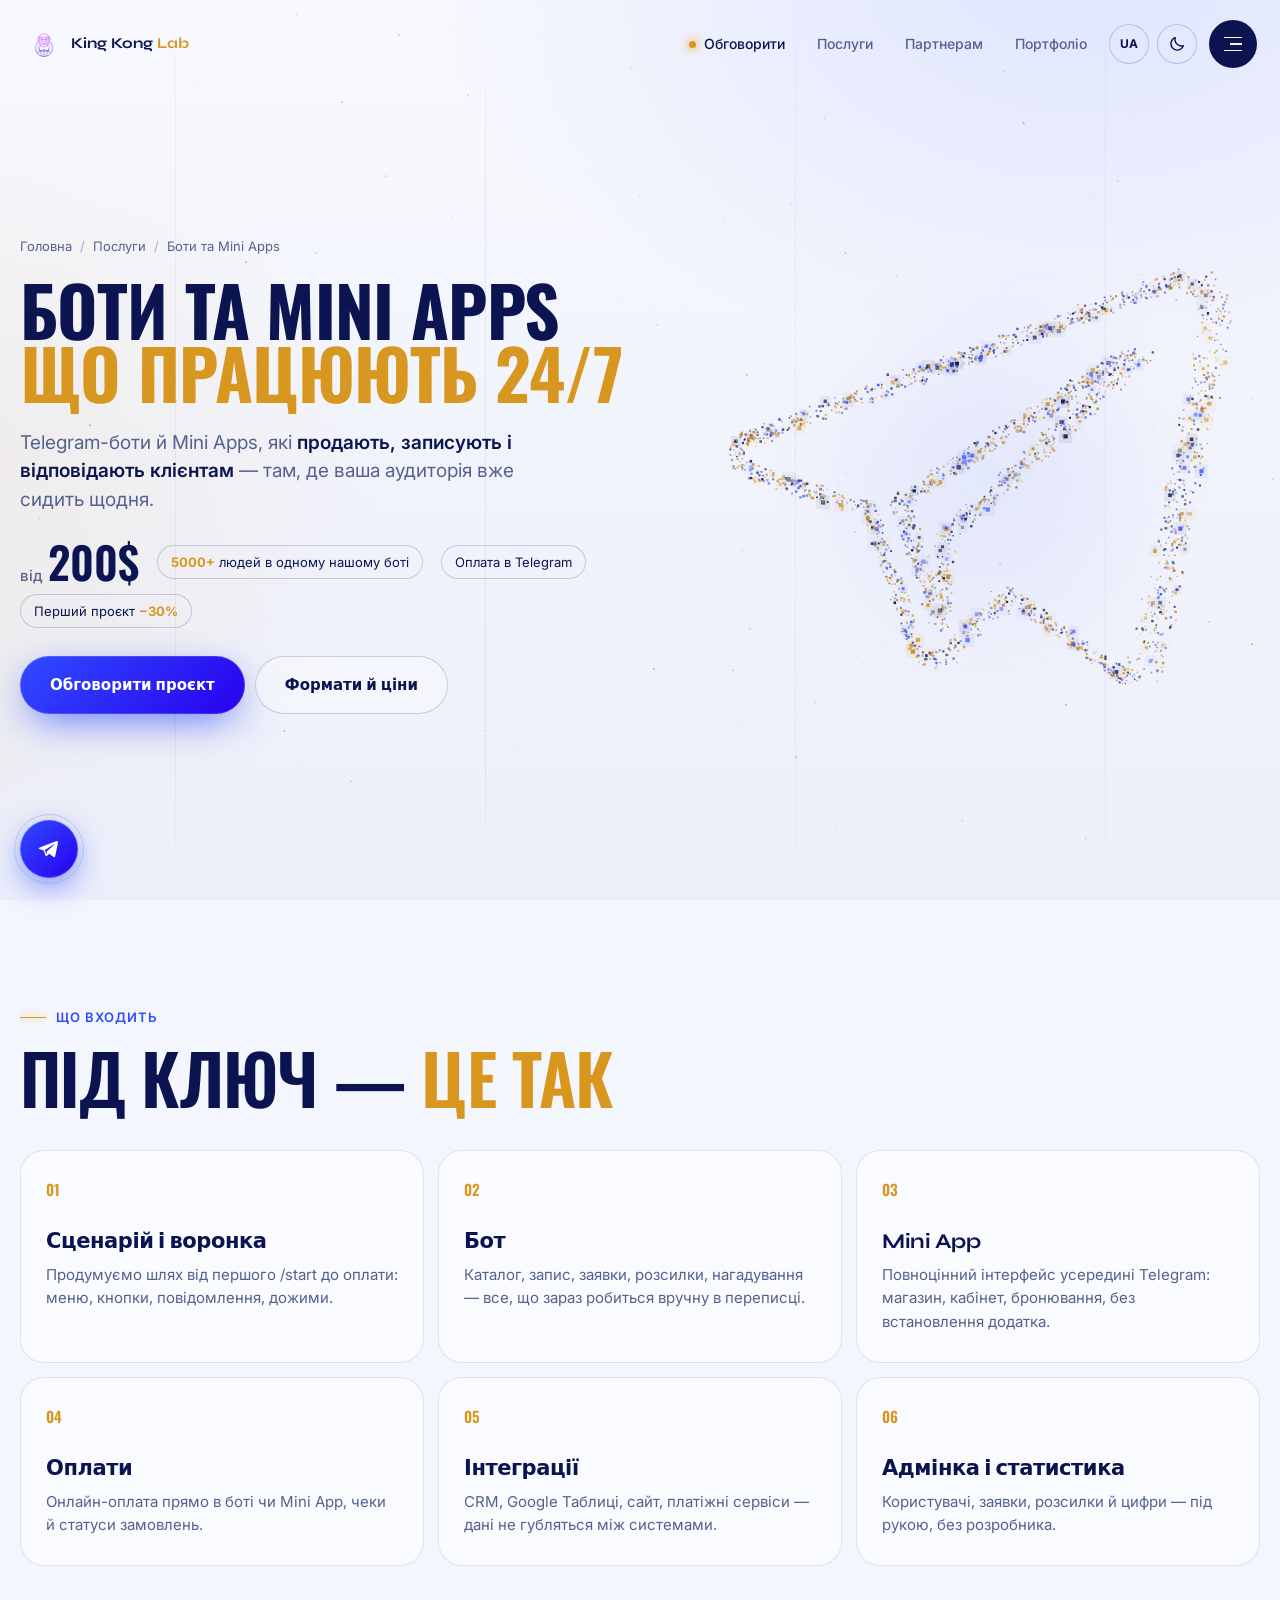
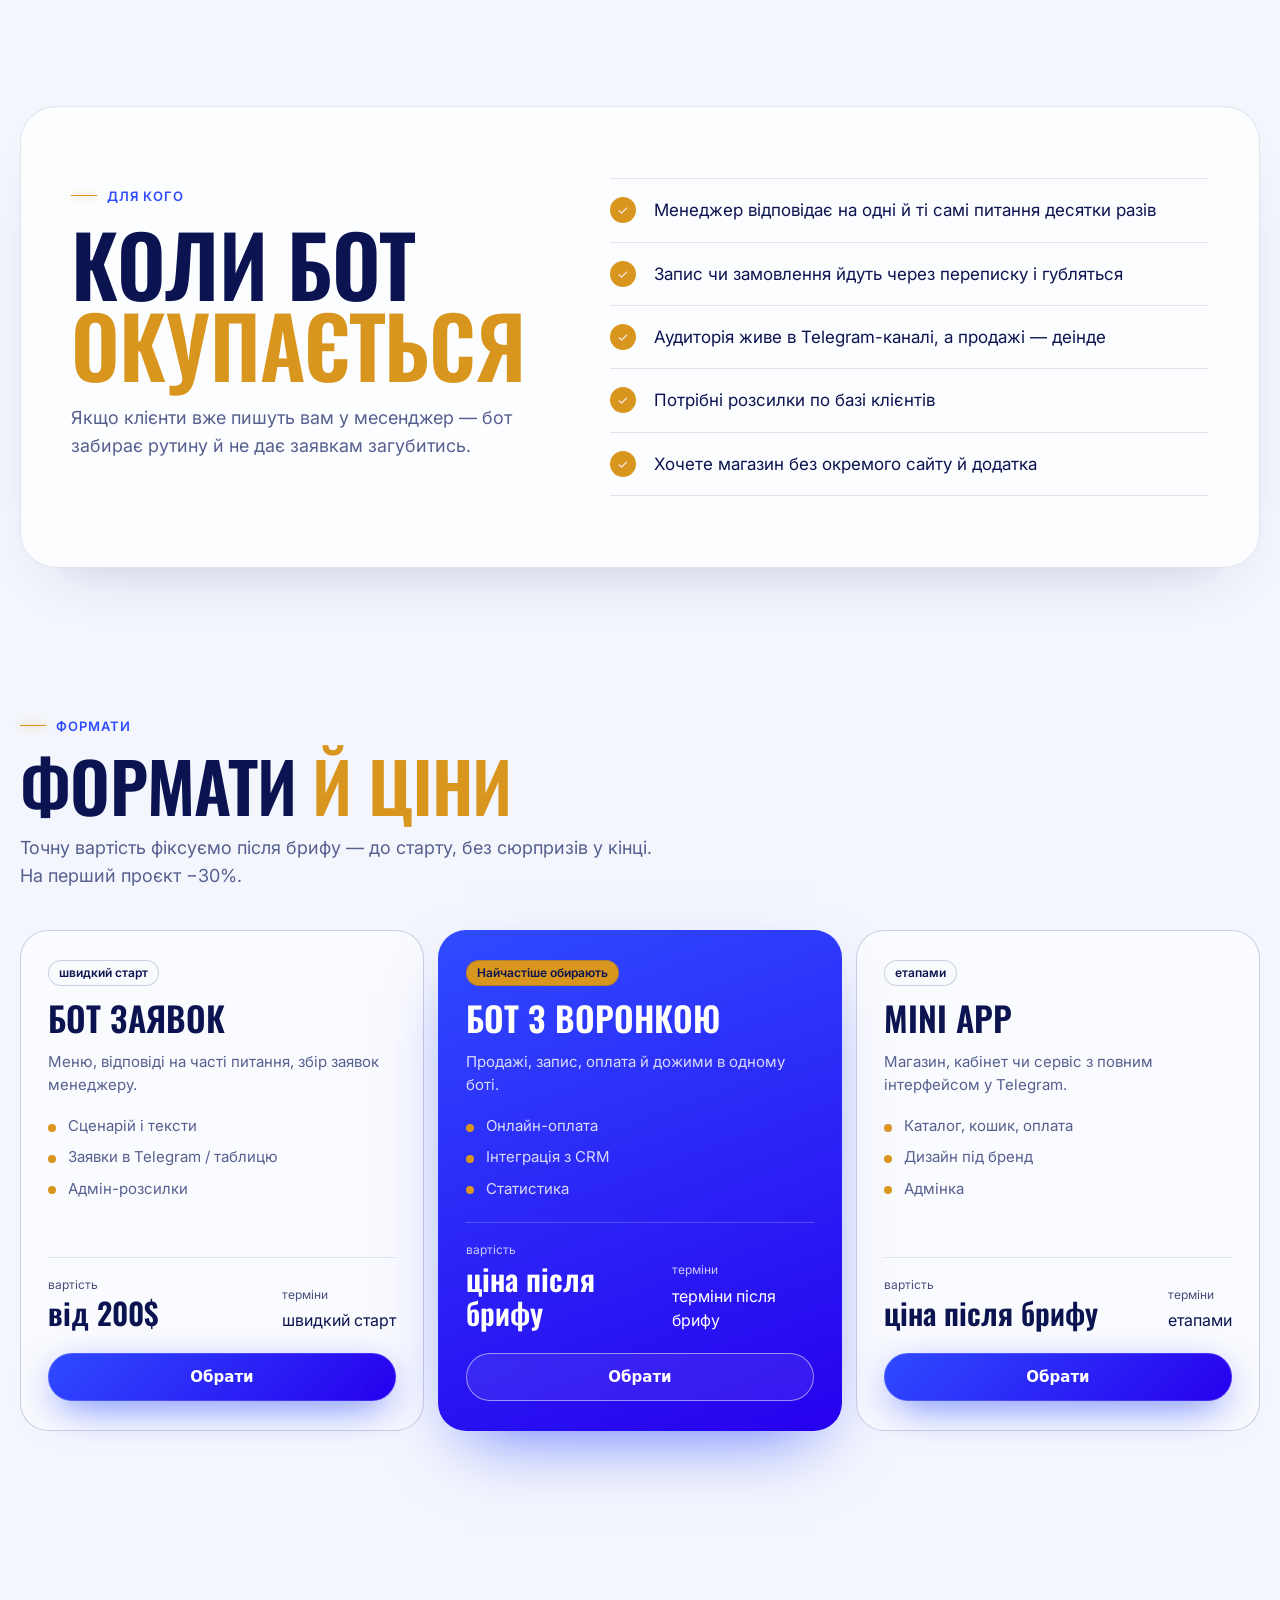
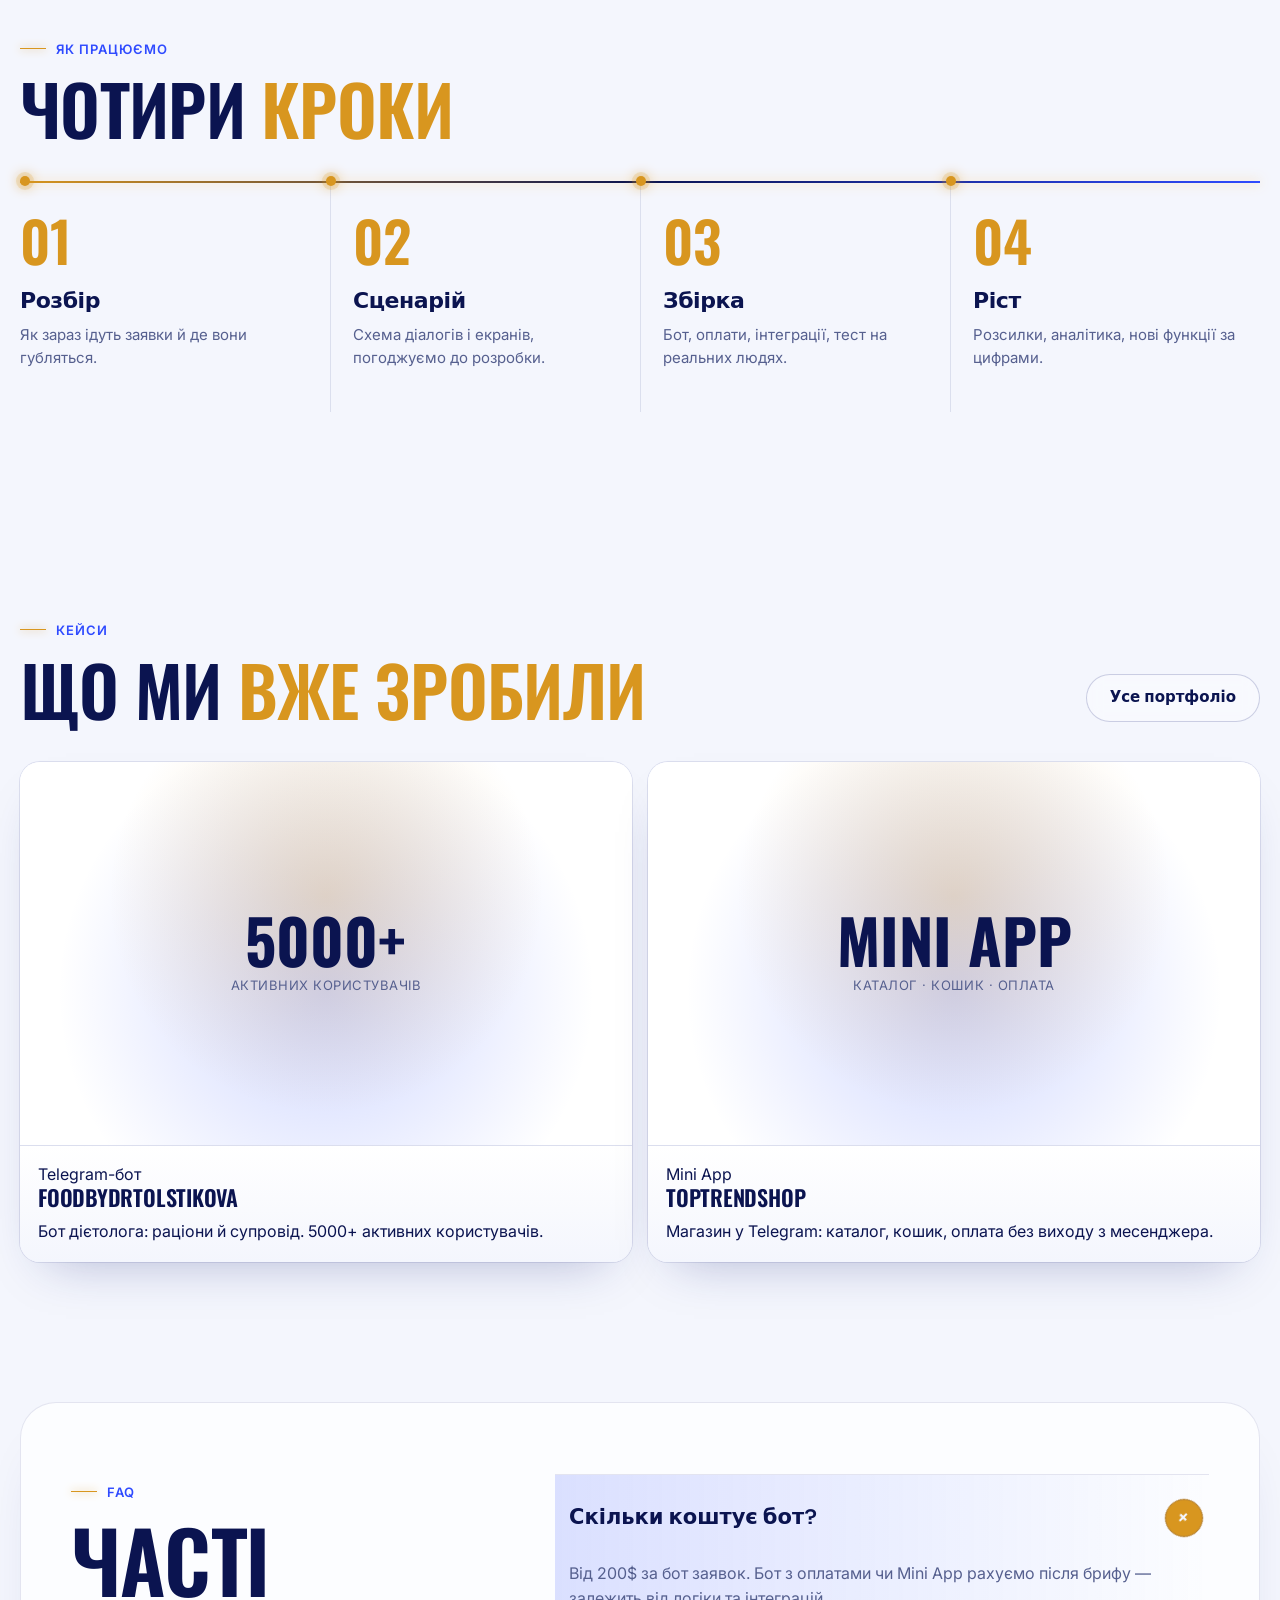
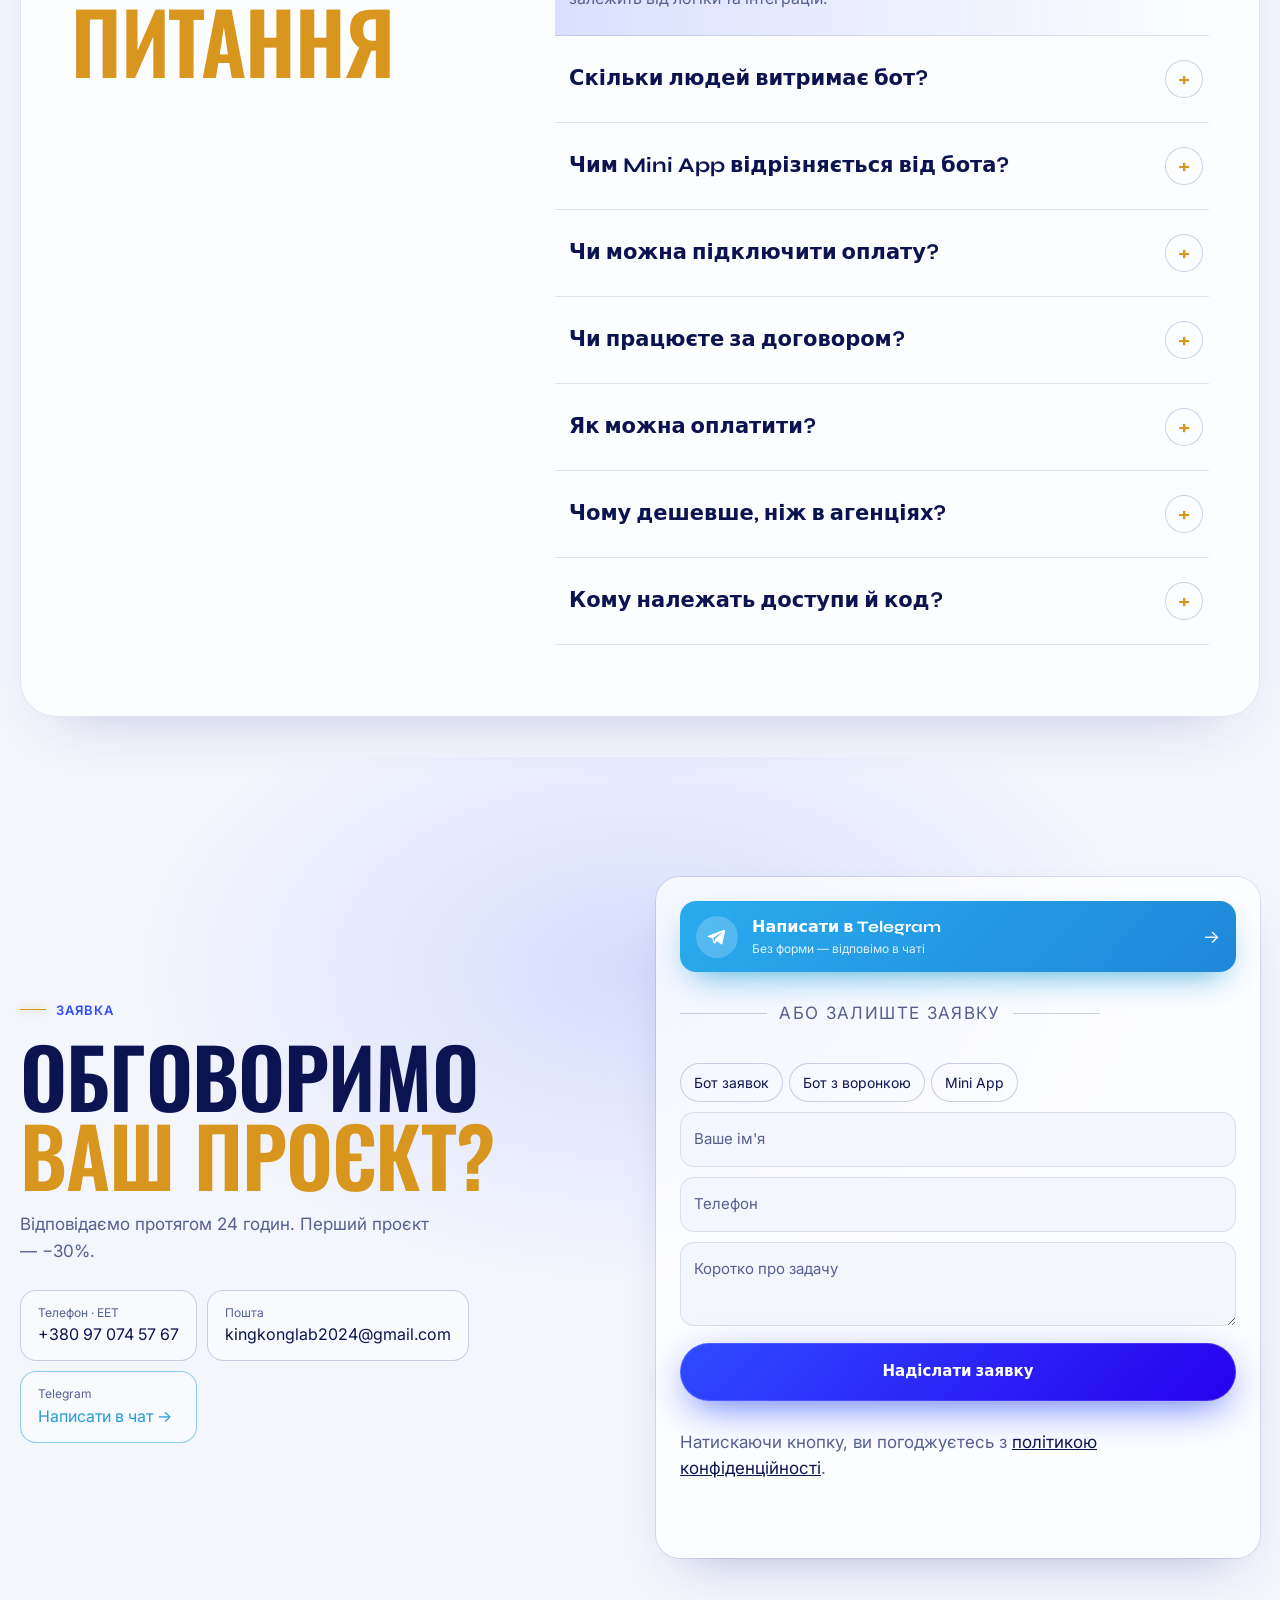
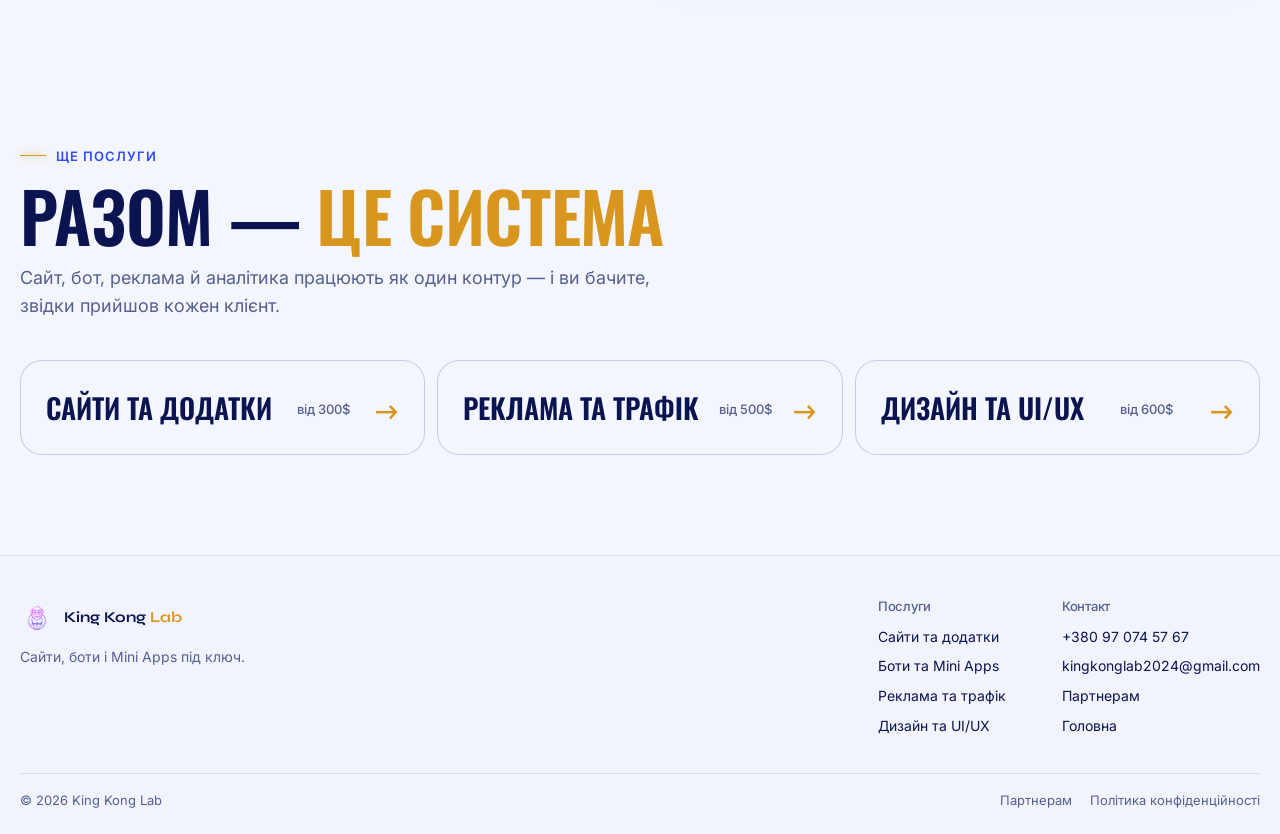
<file: services/bots.html>
<!doctype html>
<html lang="uk" data-theme="light">
<head>
  <meta charset="utf-8" />
  <meta name="viewport" content="width=device-width, initial-scale=1, viewport-fit=cover" />
  <title>Telegram-боти та Mini Apps під ключ | King Kong Lab</title>
  <meta name="description" content="Telegram-боти й Mini Apps для продажів, запису та сервісу: воронки, оплати, інтеграції з CRM. Від 200$, −30% на перший проєкт." />
  <meta name="robots" content="index, follow, max-image-preview:large" />
  <meta name="theme-color" content="#F4F6FD" />
  <link rel="canonical" href="https://www.kingkonglab.com/services/bots" />
  <meta property="og:type" content="website" />
  <meta property="og:site_name" content="King Kong Lab" />
  <meta property="og:url" content="https://www.kingkonglab.com/services/bots" />
  <meta property="og:locale" content="uk_UA" />
  <meta property="og:title" content="Telegram-боти та Mini Apps під ключ — King Kong Lab" />
  <meta property="og:description" content="Telegram-боти й Mini Apps для продажів, запису та сервісу: воронки, оплати, інтеграції з CRM. Від 200$, −30% на перший проєкт." />
  <meta property="og:image" content="https://www.kingkonglab.com/assets/img/logo.png" />
  <meta property="og:image:alt" content="King Kong Lab — Telegram-боти та Mini Apps" />
  <meta name="twitter:card" content="summary_large_image" />
  <meta name="twitter:title" content="Telegram-боти та Mini Apps під ключ — King Kong Lab" />
  <meta name="twitter:description" content="Telegram-боти й Mini Apps для продажів, запису та сервісу: воронки, оплати, інтеграції з CRM. Від 200$, −30% на перший проєкт." />
  <meta name="twitter:image" content="https://www.kingkonglab.com/assets/img/logo.png" />
  <link rel="icon" href="../assets/img/favicon-32.png?v=2" type="image/png" sizes="32x32" />
  <link rel="icon" href="../assets/img/favicon.png?v=2" type="image/png" sizes="64x64" />
  <link rel="manifest" href="/site.webmanifest" />
  <link rel="apple-touch-icon" href="../assets/img/apple-touch-icon.png?v=2" />
  <link rel="preconnect" href="https://fonts.googleapis.com" />
  <link rel="preconnect" href="https://fonts.gstatic.com" crossorigin />
  <link href="https://fonts.googleapis.com/css2?family=Inter:wght@400;500;600;700&family=Oswald:wght@500;600;700&family=Syne:wght@500;600;700;800&display=swap" rel="stylesheet" />
  <link rel="stylesheet" href="../assets/css/style.css?v=20261020e" />
  <link rel="stylesheet" href="../assets/css/service.css?v=20261019c" />
  <script>(function(){var t='light';try{t=localStorage.getItem('kk-theme')||'light'}catch(e){}document.documentElement.dataset.theme=t;var m=document.querySelector('meta[name=theme-color]');if(m)m.content=t==='dark'?'#0B1450':'#F4F6FD';})();document.documentElement.classList.add('js');</script>
  <script type="application/ld+json">
  {
    "@context": "https://schema.org",
    "@graph": [
      {
        "@type": "BreadcrumbList",
        "itemListElement": [
          { "@type": "ListItem", "position": 1, "name": "Головна", "item": "https://www.kingkonglab.com/" },
          { "@type": "ListItem", "position": 2, "name": "Послуги", "item": "https://www.kingkonglab.com/#solutions" },
          { "@type": "ListItem", "position": 3, "name": "Боти та Mini Apps", "item": "https://www.kingkonglab.com/services/bots" }
        ]
      },
      {
        "@type": "Service",
        "name": "Боти та Mini Apps",
        "url": "https://www.kingkonglab.com/services/bots",
        "description": "Telegram-боти й Mini Apps для продажів, запису та сервісу з оплатами та інтеграціями.",
        "provider": { "@id": "https://www.kingkonglab.com/#organization" },
        "areaServed": "UA",
        "offers": { "@type": "Offer", "priceCurrency": "USD", "price": "200", "description": "від 200$" }
      }
    ]
  }
  </script>
</head>
<body>
  <canvas class="space" id="space" aria-hidden="true"></canvas>
  <canvas class="pfield" id="particles" aria-hidden="true"></canvas>
  <div class="grain" aria-hidden="true"></div>
  <div class="scroll-progress" aria-hidden="true"><span id="scrollProgress"></span></div>

  <header class="nav" id="nav">
    <a class="nav__logo" href="/" aria-label="King Kong Lab — на головну">
      <img class="logo" src="../assets/img/logo-line.png" alt="King Kong Lab" width="36" height="36" />
      <span>King Kong <strong>Lab</strong></span>
    </a>
    <nav class="nav__quick" aria-label="Швидка навігація">
      <a class="nav__talk" href="#leadForm"><i></i>Обговорити</a>
      <a class="nav__hide-sm" href="/#solutions">Послуги</a>
      <a class="nav__hide-sm" href="/partnership">Партнерам</a>
      <a class="nav__hide-sm" href="/#work">Портфоліо</a>
      <span class="nav__lang" title="Українська">UA</span>
      <button class="theme-toggle" id="themeToggle" type="button" aria-label="Перемкнути тему" title="Світла / темна тема">
        <svg class="i-moon" viewBox="0 0 24 24" aria-hidden="true"><path d="M20.5 14.2A8.5 8.5 0 0 1 9.8 3.5a8.5 8.5 0 1 0 10.7 10.7z"/></svg>
        <svg class="i-sun" viewBox="0 0 24 24" aria-hidden="true"><circle cx="12" cy="12" r="4.2"/><path d="M12 2.5v2.2M12 19.3v2.2M2.5 12h2.2M19.3 12h2.2M5.3 5.3l1.6 1.6M17.1 17.1l1.6 1.6M5.3 18.7l1.6-1.6M17.1 6.9l1.6-1.6"/></svg>
      </button>
    </nav>
    <button class="burger" id="burger" type="button" aria-label="Меню" aria-expanded="false" aria-controls="drawer"><i></i><i></i><i></i></button>
  </header>

  <aside class="drawer" id="drawer" aria-hidden="true">
    <span class="drawer__glow" aria-hidden="true"></span>
    <nav class="nav__links" aria-label="Послуги">
        <a href="/services/web"><small>01</small><span>Сайти</span></a>
        <a href="/services/bots"><small>02</small><span>Боти</span></a>
        <a href="/services/ads"><small>03</small><span>Реклама</span></a>
        <a href="/services/design"><small>04</small><span>Дизайн</span></a>
        <a href="/"><small>←</small><span>Головна</span></a>
    </nav>
    <div class="drawer__foot">
      <a href="tel:+380970745767">+380 97 074 57 67</a>
      <a href="mailto:kingkonglab2024@gmail.com">kingkonglab2024@gmail.com</a>
      <a class="btn btn--blue" href="#leadForm"><span>−30% на старт</span></a>
    </div>
  </aside>

  <a class="fab" href="#leadForm" aria-label="Обговорити проєкт">
    <svg viewBox="0 0 24 24" aria-hidden="true"><path d="M21.4 3.2 2.9 10.4c-1.3.5-1.2 1.3-.2 1.6l4.7 1.5 1.8 5.6c.2.6.4.8.9.8.4 0 .6-.2.9-.5l2.3-2.2 4.8 3.5c.9.5 1.5.2 1.7-.8l3.1-14.7c.3-1.3-.5-1.9-1.5-1.5zM8.6 13.2l9.9-6.3c.5-.3.9-.1.5.2l-8.4 7.6-.3 3.6-1.7-5.1z"/></svg>
  </a>

  <main id="top">
    <section class="svc-hero">
      <div class="wrap svc-hero__grid">
        <div>
          <nav class="crumbs" aria-label="Навігація"><a href="/">Головна</a><i>/</i><a href="/#solutions">Послуги</a><i>/</i><span>Боти та Mini Apps</span></nav>
          <h1>Боти та Mini Apps<em>що працюють 24/7</em></h1>
          <p class="svc-hero__lead">Telegram-боти й Mini Apps, які <b>продають, записують і відповідають клієнтам</b> — там, де ваша аудиторія вже сидить щодня.</p>
          <div class="svc-price"><strong><small>від</small>200$</strong><span><b>5000+</b> людей в одному нашому боті</span><span>Оплата в Telegram</span><span>Перший проєкт <b>−30%</b></span></div>
          <div class="banner__actions">
            <a class="btn btn--blue btn--lg" href="#leadForm"><span>Обговорити проєкт</span></a>
            <a class="btn btn--ghost btn--lg" href="#packs"><span>Формати й ціни</span></a>
          </div>
        </div>
        <div class="svc-shape" id="shapeAnchor" data-shape="plane" aria-hidden="true"></div>
      </div>
    </section>

    <section class="svc-sec" id="included">
      <div class="wrap">
        <div class="head"><span class="eyebrow">Що входить</span><h2>Під ключ — <em>це так</em></h2></div>
        <ul class="incl">
          <li data-rise><em>01</em><h3>Сценарій і воронка</h3><p>Продумуємо шлях від першого /start до оплати: меню, кнопки, повідомлення, дожими.</p></li>
          <li data-rise><em>02</em><h3>Бот</h3><p>Каталог, запис, заявки, розсилки, нагадування — все, що зараз робиться вручну в переписці.</p></li>
          <li data-rise><em>03</em><h3>Mini App</h3><p>Повноцінний інтерфейс усередині Telegram: магазин, кабінет, бронювання, без встановлення додатка.</p></li>
          <li data-rise><em>04</em><h3>Оплати</h3><p>Онлайн-оплата прямо в боті чи Mini App, чеки й статуси замовлень.</p></li>
          <li data-rise><em>05</em><h3>Інтеграції</h3><p>CRM, Google Таблиці, сайт, платіжні сервіси — дані не губляться між системами.</p></li>
          <li data-rise><em>06</em><h3>Адмінка і статистика</h3><p>Користувачі, заявки, розсилки й цифри — під рукою, без розробника.</p></li>
        </ul>
      </div>
    </section>

    <section class="section--panel" id="fit">
      <div class="wrap fit">
        <div><span class="eyebrow">Для кого</span><h2>Коли бот <em>окупається</em></h2><p class="approach__lead">Якщо клієнти вже пишуть вам у месенджер — бот забирає рутину й не дає заявкам загубитись.</p></div>
        <ul>
            <li data-rise>Менеджер відповідає на одні й ті самі питання десятки разів</li>
            <li data-rise>Запис чи замовлення йдуть через переписку і губляться</li>
            <li data-rise>Аудиторія живе в Telegram-каналі, а продажі — деінде</li>
            <li data-rise>Потрібні розсилки по базі клієнтів</li>
            <li data-rise>Хочете магазин без окремого сайту й додатка</li>
        </ul>
      </div>
    </section>

    <section class="svc-sec" id="packs">
      <div class="wrap">
        <div class="head"><span class="eyebrow">Формати</span><h2>Формати <em>й ціни</em></h2><p>Точну вартість фіксуємо після брифу — до старту, без сюрпризів у кінці. На перший проєкт −30%.</p></div>
        <div class="packs">
          <article class="pack" data-rise>
            <span class="pack__tag">швидкий старт</span>
            <h3>Бот заявок</h3>
            <p>Меню, відповіді на часті питання, збір заявок менеджеру.</p>
            <ul><li>Сценарій і тексти</li><li>Заявки в Telegram / таблицю</li><li>Адмін-розсилки</li></ul>
            <div class="pack__meta"><div><small>вартість</small><strong>від 200$</strong></div><div><small>терміни</small>швидкий старт</div></div>
            <a class="btn btn--blue" href="#leadForm" data-pick="Бот заявок"><span>Обрати</span></a>
          </article>
          <article class="pack pack--hot" data-rise>
            <span class="pack__tag">Найчастіше обирають</span>
            <h3>Бот з воронкою</h3>
            <p>Продажі, запис, оплата й дожими в одному боті.</p>
            <ul><li>Онлайн-оплата</li><li>Інтеграція з CRM</li><li>Статистика</li></ul>
            <div class="pack__meta"><div><small>вартість</small><strong>ціна після брифу</strong></div><div><small>терміни</small>терміни після брифу</div></div>
            <a class="btn btn--ghost" href="#leadForm" data-pick="Бот з воронкою"><span>Обрати</span></a>
          </article>
          <article class="pack" data-rise>
            <span class="pack__tag">етапами</span>
            <h3>Mini App</h3>
            <p>Магазин, кабінет чи сервіс з повним інтерфейсом у Telegram.</p>
            <ul><li>Каталог, кошик, оплата</li><li>Дизайн під бренд</li><li>Адмінка</li></ul>
            <div class="pack__meta"><div><small>вартість</small><strong>ціна після брифу</strong></div><div><small>терміни</small>етапами</div></div>
            <a class="btn btn--blue" href="#leadForm" data-pick="Mini App"><span>Обрати</span></a>
          </article>
        </div>
      </div>
    </section>

    <section class="svc-sec" id="process">
      <div class="wrap">
        <div class="head"><span class="eyebrow">Як працюємо</span><h2>Чотири <em>кроки</em></h2></div>
        <ol class="steps">
          <li data-rise><em>01</em><h3>Розбір</h3><p>Як зараз ідуть заявки й де вони губляться.</p></li>
          <li data-rise><em>02</em><h3>Сценарій</h3><p>Схема діалогів і екранів, погоджуємо до розробки.</p></li>
          <li data-rise><em>03</em><h3>Збірка</h3><p>Бот, оплати, інтеграції, тест на реальних людях.</p></li>
          <li data-rise><em>04</em><h3>Ріст</h3><p>Розсилки, аналітика, нові функції за цифрами.</p></li>
        </ol>
      </div>
    </section>

    <section class="svc-sec" id="cases">
      <div class="wrap">
        <div class="head head--row">
          <div><span class="eyebrow">Кейси</span><h2>Що ми <em>вже зробили</em></h2></div>
          <a class="btn btn--ghost" href="/#work"><span>Усе портфоліо</span></a>
        </div>
        <div class="svc-cases svc-cases--2">
          <a class="case-card" href="https://t.me/FoodByDrTolstikovaBot" target="_blank" rel="noopener" data-rise>
            <div class="case-card__media case-card__media--tg"><span class="tgstat"><b>5000+</b><small>активних користувачів</small></span></div>
            <div class="case-card__meta"><span>Telegram-бот</span><h3>FoodByDrTolstikova</h3><p>Бот дієтолога: раціони й супровід. 5000+ активних користувачів.</p></div>
          </a>
          <a class="case-card" href="https://t.me/TopTrendShopBot" target="_blank" rel="noopener" data-rise>
            <div class="case-card__media case-card__media--tg"><span class="tgstat"><b>Mini App</b><small>каталог · кошик · оплата</small></span></div>
            <div class="case-card__meta"><span>Mini App</span><h3>TopTrendShop</h3><p>Магазин у Telegram: каталог, кошик, оплата без виходу з месенджера.</p></div>
          </a>
        </div>
      </div>
    </section>

    <section class="section--panel" id="faq">
      <div class="wrap faq">
        <div><span class="eyebrow">FAQ</span><h2>Часті <em>питання</em></h2></div>
        <div class="acc">
          <details open><summary>Скільки коштує бот?</summary><p>Від 200$ за бот заявок. Бот з оплатами чи Mini App рахуємо після брифу — залежить від логіки та інтеграцій.</p></details>
          <details><summary>Скільки людей витримає бот?</summary><p>Наш бот для дієтолога обслуговує 5000+ активних користувачів. Закладаємо навантаження з запасом.</p></details>
          <details><summary>Чим Mini App відрізняється від бота?</summary><p>Бот — це діалог і кнопки. Mini App — повноцінний інтерфейс, як сайт, але відкривається всередині Telegram.</p></details>
          <details><summary>Чи можна підключити оплату?</summary><p>Так, оплата прямо в боті або Mini App, зі статусами замовлень.</p></details>
          <details><summary>Чи працюєте за договором?</summary><p>Так. Працюємо офіційно як ФОП: договір з обсягом робіт, термінами, вартістю й етапами. Після кожного етапу — акт виконаних робіт.</p></details>
          <details><summary>Як можна оплатити?</summary><p>Безготівково на рахунок ФОП — для фізичних осіб і компаній. Компаніям виставляємо рахунок і акт для бухгалтерії, іноземним клієнтам — інвойс.</p></details>
          <details><summary>Чому дешевше, ніж в агенціях?</summary><p>Дизайн і розробку робимо самі, без сторонніх дизайнерів і підрядників — ви не платите націнку посередникам.</p></details>
          <details><summary>Кому належать доступи й код?</summary><p>Вам. Після оплати передаємо домен, хостинг, адмінку, код і кабінети — нічого не привʼязуємо до себе.</p></details>
        </div>
      </div>
    </section>

    <section class="closer svc-closer" id="order">
      <div class="wrap closer__grid">
        <div>
          <span class="eyebrow">Заявка</span>
          <h2>Обговоримо <em>ваш проєкт?</em></h2>
          <p>Відповідаємо протягом 24 годин. Перший проєкт — −30%.</p>
          <div class="direct">
            <a href="tel:+380970745767"><small>Телефон · EET</small>+380 97 074 57 67</a>
            <a href="mailto:kingkonglab2024@gmail.com"><small>Пошта</small>kingkonglab2024@gmail.com</a>
            <a class="direct--tg" href="https://t.me/+380970745767" target="_blank" rel="noopener"><small>Telegram</small>Написати в чат →</a>
          </div>
        </div>
        <form class="form" id="leadForm" data-service="Боти та Mini Apps" novalidate>
          <a class="tg-quick" href="https://t.me/+380970745767" target="_blank" rel="noopener">
            <i><svg viewBox="0 0 24 24" aria-hidden="true"><path d="M21.4 3.2 2.9 10.4c-1.3.5-1.2 1.3-.2 1.6l4.7 1.5 1.8 5.6c.2.6.4.8.9.8.4 0 .6-.2.9-.5l2.3-2.2 4.8 3.5c.9.5 1.5.2 1.7-.8l3.1-14.7c.3-1.3-.5-1.9-1.5-1.5zM8.6 13.2l9.9-6.3c.5-.3.9-.1.5.2l-8.4 7.6-.3 3.6-1.7-5.1z"/></svg></i>
            <span><b>Написати в Telegram</b><small>Без форми — відповімо в чаті</small></span>
            <em aria-hidden="true">→</em>
          </a>
          <p class="form__or"><span>або залиште заявку</span></p>
          <div class="picks" role="radiogroup" aria-label="Формат">
            <label><input type="radio" name="pack" value="Бот заявок" /><span>Бот заявок</span></label>
            <label><input type="radio" name="pack" value="Бот з воронкою" /><span>Бот з воронкою</span></label>
            <label><input type="radio" name="pack" value="Mini App" /><span>Mini App</span></label>
          </div>
          <div class="field"><input id="fName" name="name" type="text" placeholder=" " autocomplete="name" required /><label for="fName">Ваше ім'я</label></div>
          <div class="field"><input id="fPhone" name="phone" type="tel" placeholder=" " autocomplete="tel" inputmode="tel" required /><label for="fPhone">Телефон</label></div>
          <div class="field"><textarea id="fMsg" name="message" rows="2" placeholder=" "></textarea><label for="fMsg">Коротко про задачу</label></div>
          <input class="hp" type="text" name="kk_hp" id="kk_hp" tabindex="-1" autocomplete="off" aria-hidden="true" />
          <button class="btn btn--blue btn--lg btn--full" type="submit"><span>Надіслати заявку</span></button>
          <p class="form__note">Натискаючи кнопку, ви погоджуєтесь з <a href="/privacy">політикою конфіденційності</a>.</p>
          <div class="form__status" id="formStatus" role="status" aria-live="polite"></div>
        </form>
      </div>
    </section>

    <section class="svc-sec" id="others">
      <div class="wrap">
        <div class="head"><span class="eyebrow">Ще послуги</span><h2>Разом — <em>це система</em></h2><p>Сайт, бот, реклама й аналітика працюють як один контур — і ви бачите, звідки прийшов кожен клієнт.</p></div>
        <div class="others">
          <a href="/services/web" data-rise>Сайти та додатки<small>від 300$</small></a>
          <a href="/services/ads" data-rise>Реклама та трафік<small>від 500$</small></a>
          <a href="/services/design" data-rise>Дизайн та UI/UX<small>від 600$</small></a>
        </div>
      </div>
    </section>
  </main>

  <footer class="foot">
    <div class="wrap">
      <div class="foot__top">
        <div class="foot__brand">
          <a class="nav__logo" href="/"><img class="logo" src="../assets/img/logo-line.png" alt="King Kong Lab" width="36" height="36" /><span>King Kong <strong>Lab</strong></span></a>
          <p>Сайти, боти і Mini Apps під ключ.</p>
        </div>
        <div class="foot__cols">
          <div>
            <h4>Послуги</h4>
            <a href="/services/web">Сайти та додатки</a>
            <a href="/services/bots">Боти та Mini Apps</a>
            <a href="/services/ads">Реклама та трафік</a>
            <a href="/services/design">Дизайн та UI/UX</a>
          </div>
          <div>
            <h4>Контакт</h4>
            <a href="tel:+380970745767">+380 97 074 57 67</a>
            <a href="mailto:kingkonglab2024@gmail.com">kingkonglab2024@gmail.com</a>
            <a href="/partnership">Партнерам</a>
            <a href="/">Головна</a>
          </div>
        </div>
      </div>
      <div class="foot__bottom">
        <span>© <span id="year">2026</span> King Kong Lab</span>
        <span class="foot__legal">
          <a href="/partnership">Партнерам</a>
          <a href="/privacy">Політика конфіденційності</a>
        </span>
      </div>
    </div>
  </footer>

  <script src="../assets/js/lead.js?v=20261029a" defer></script>
  <script src="../assets/js/page.js?v=20261029a" defer></script>
</body>
</html>
</file>
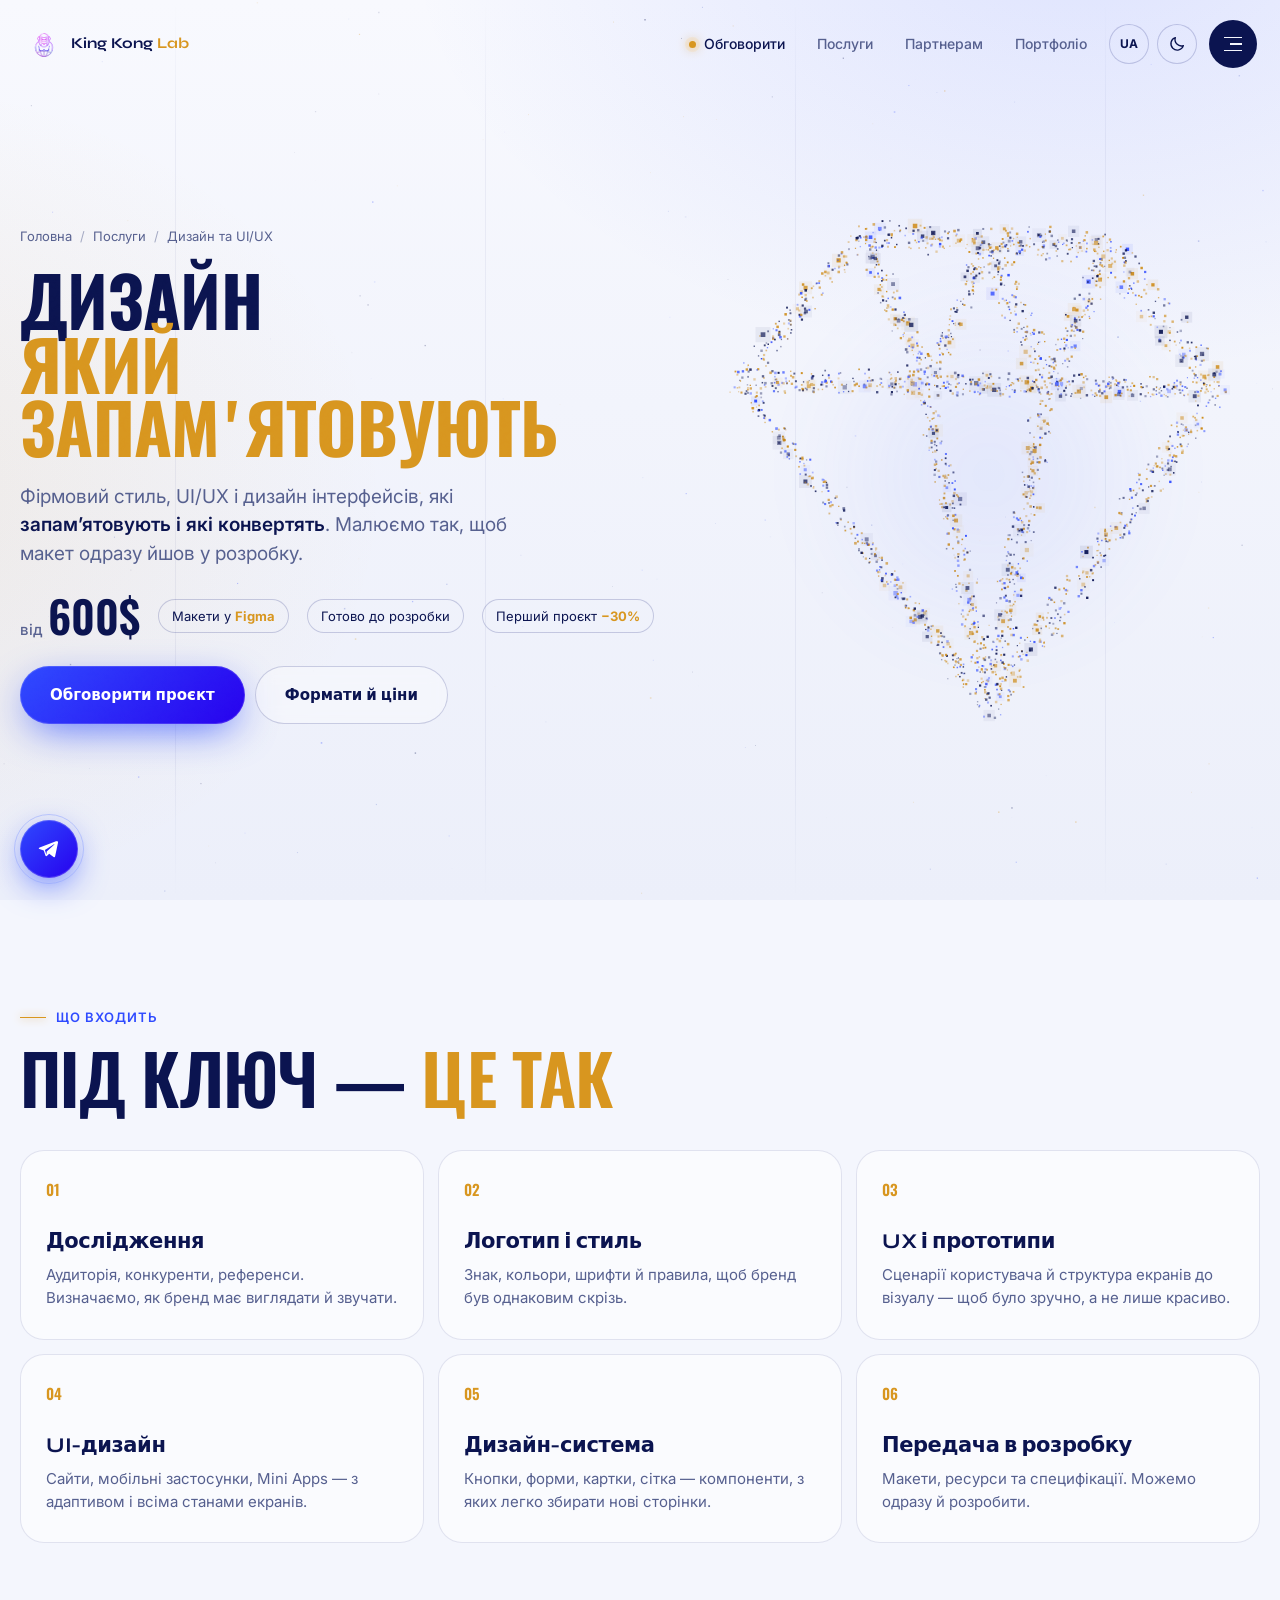
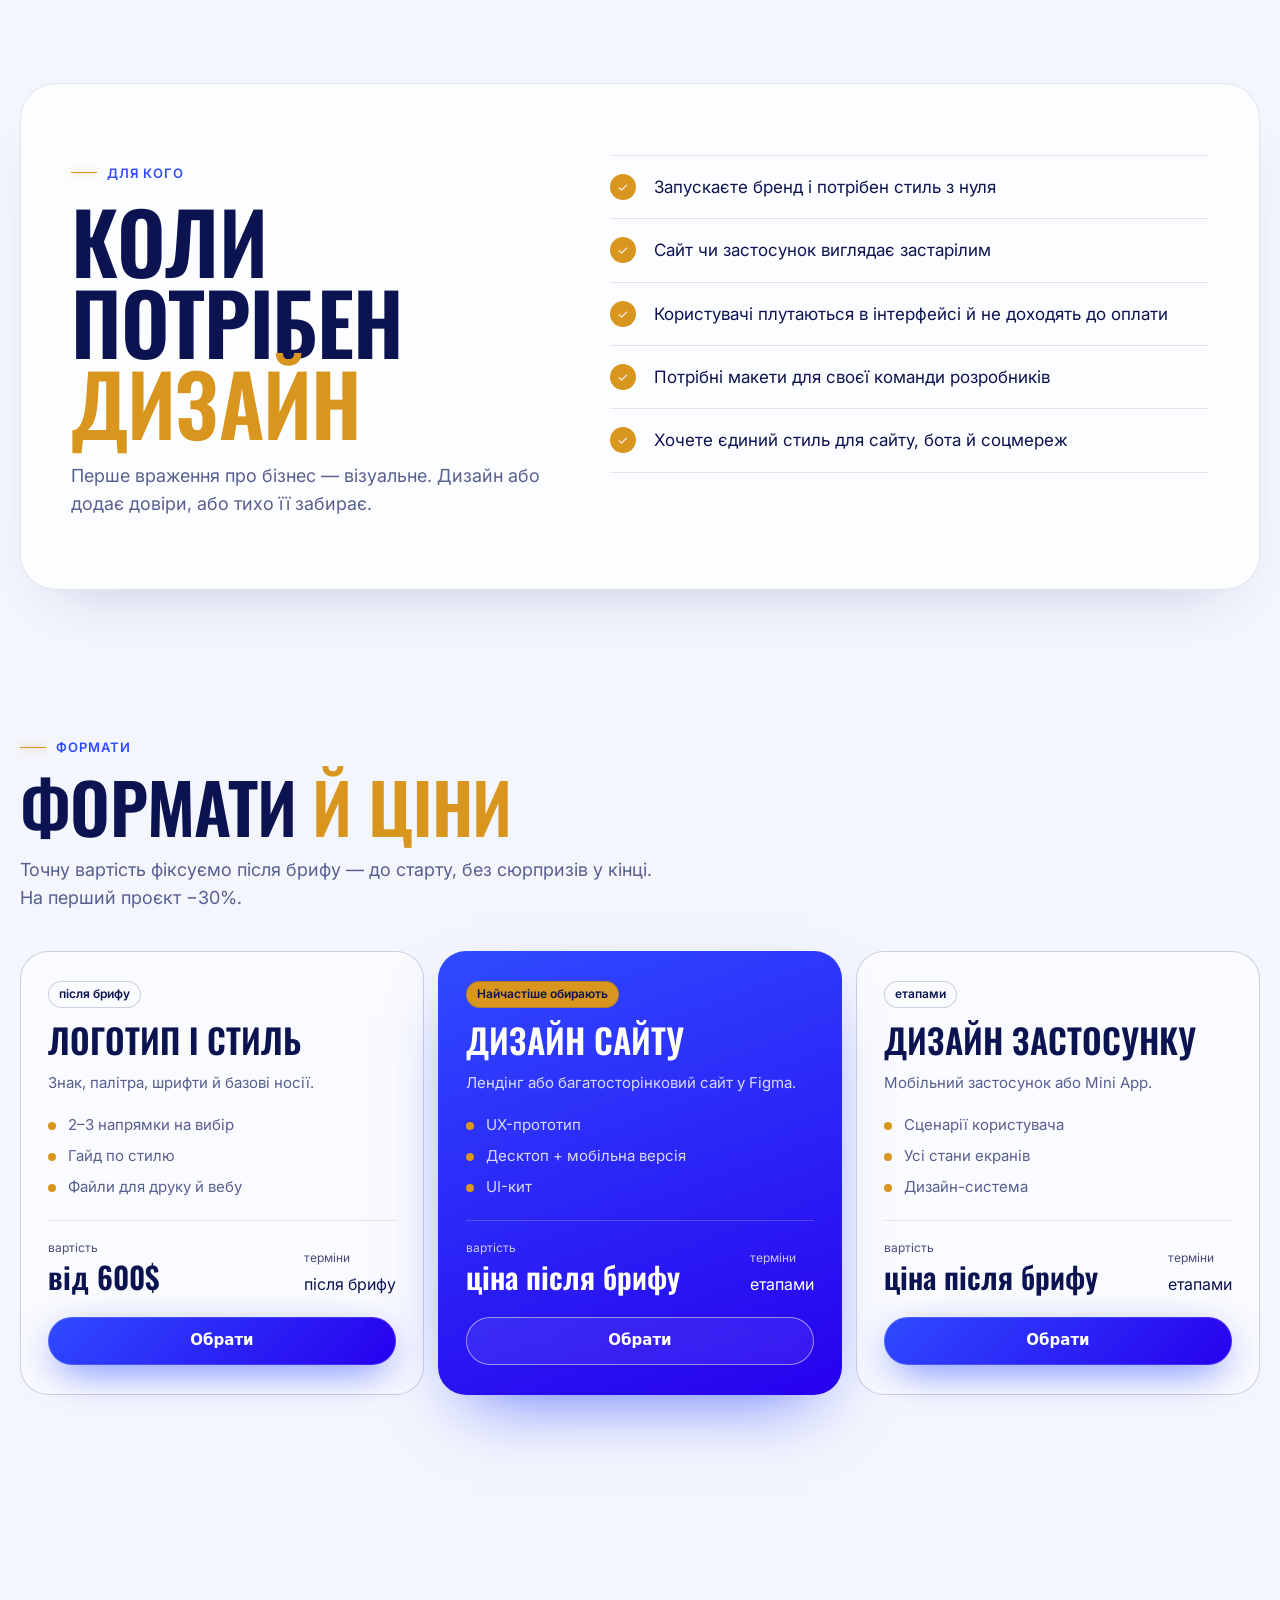
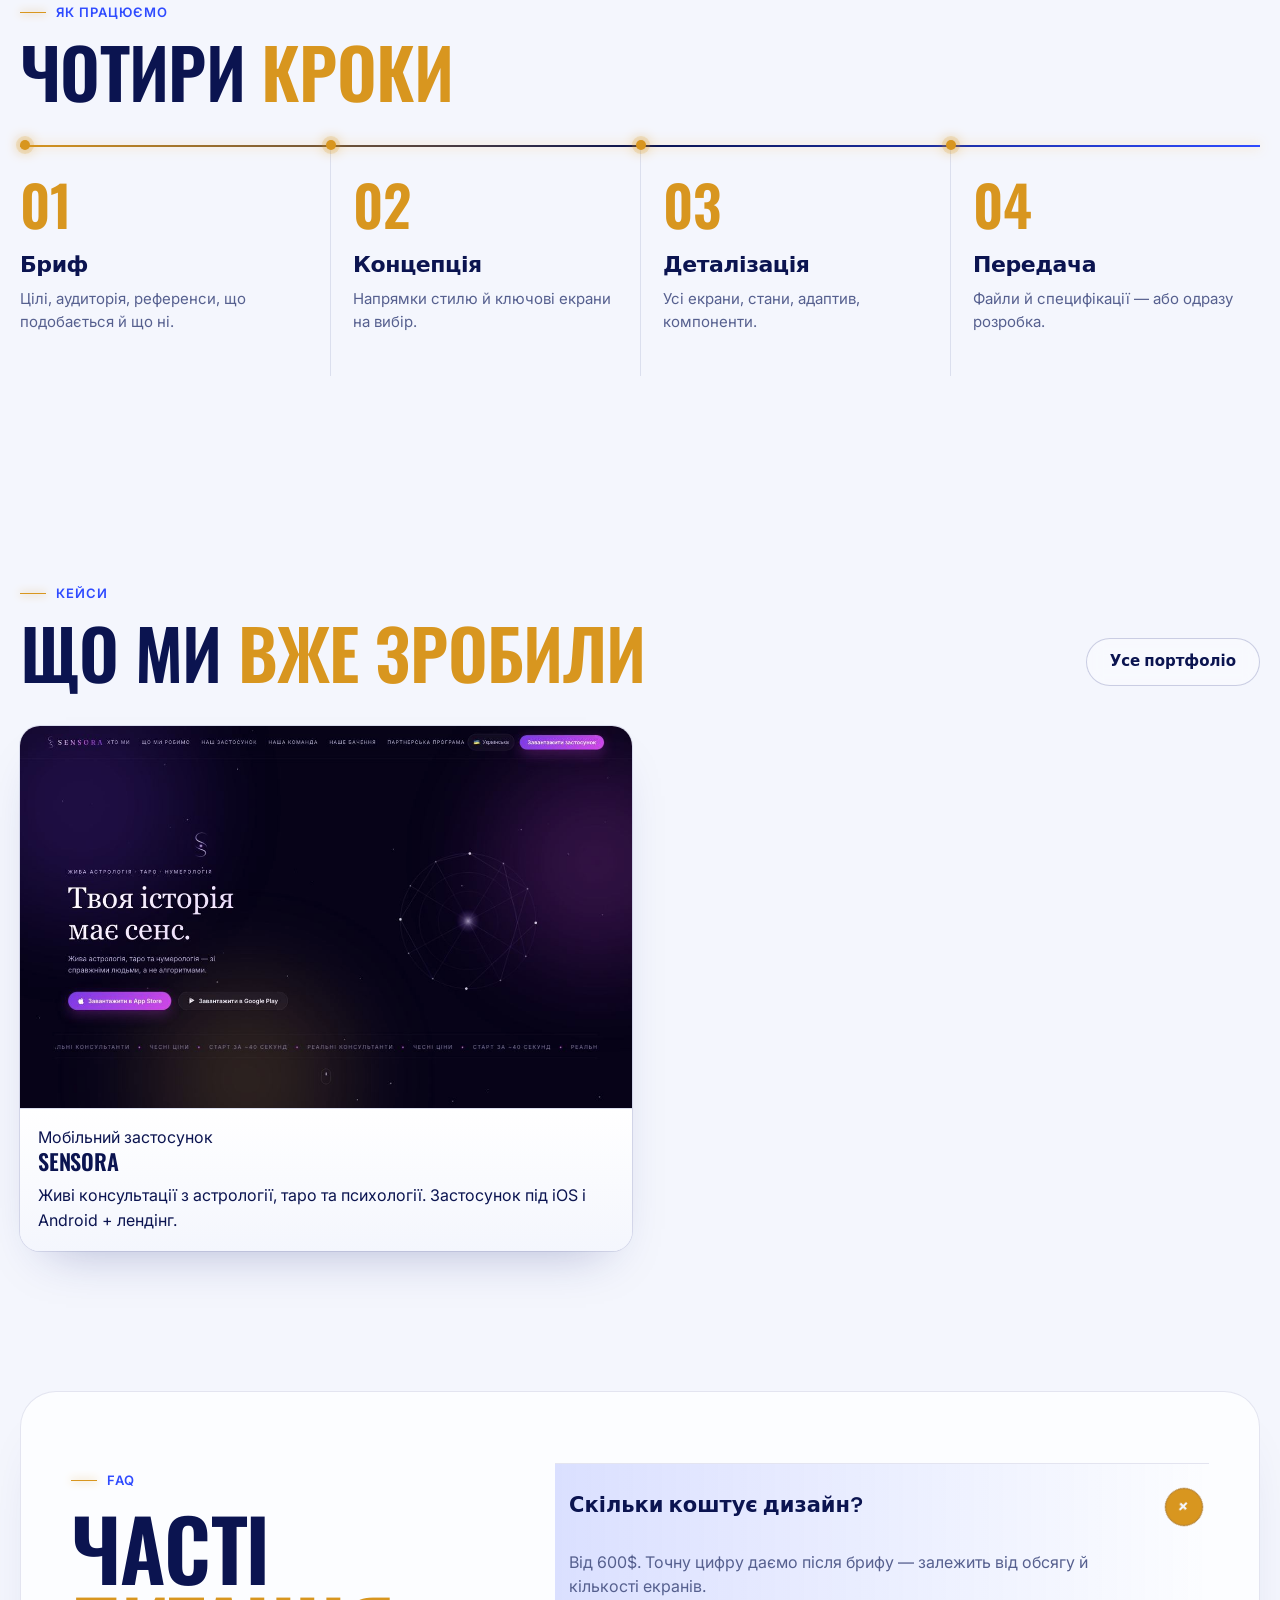
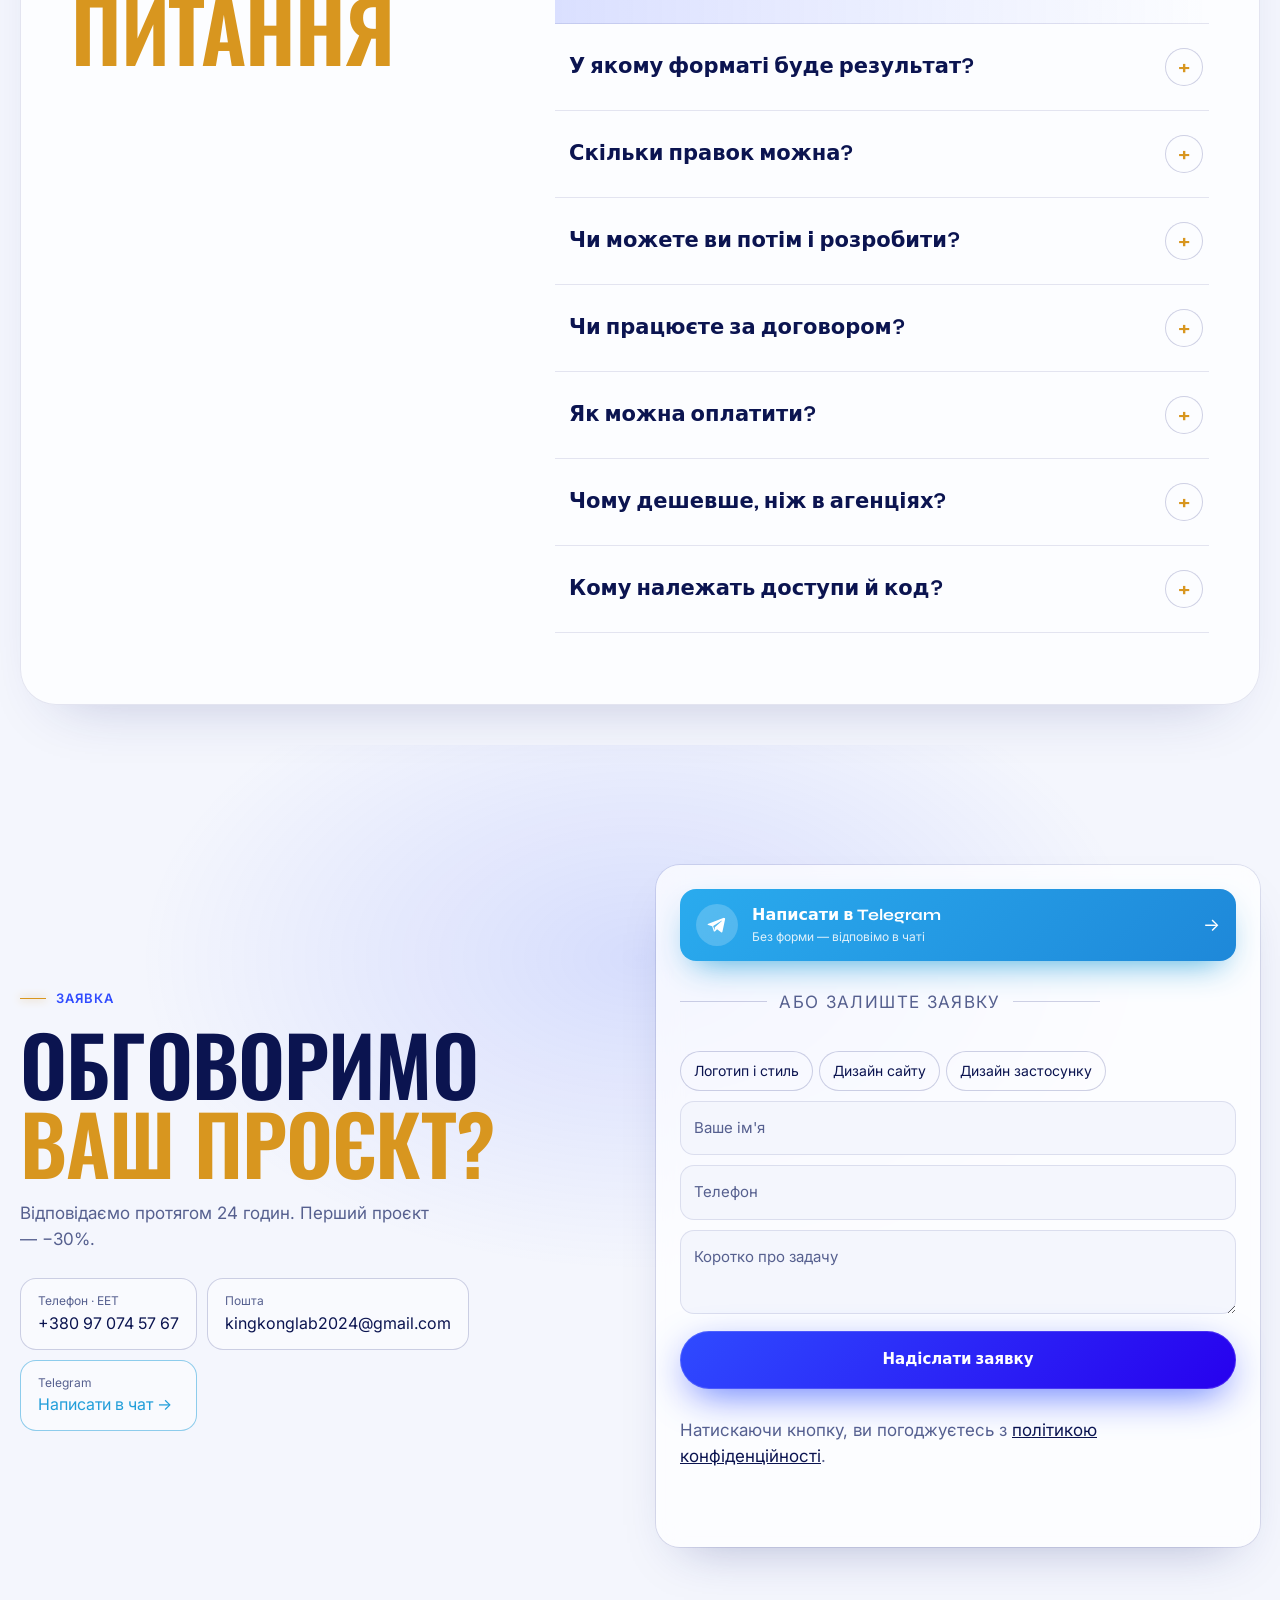
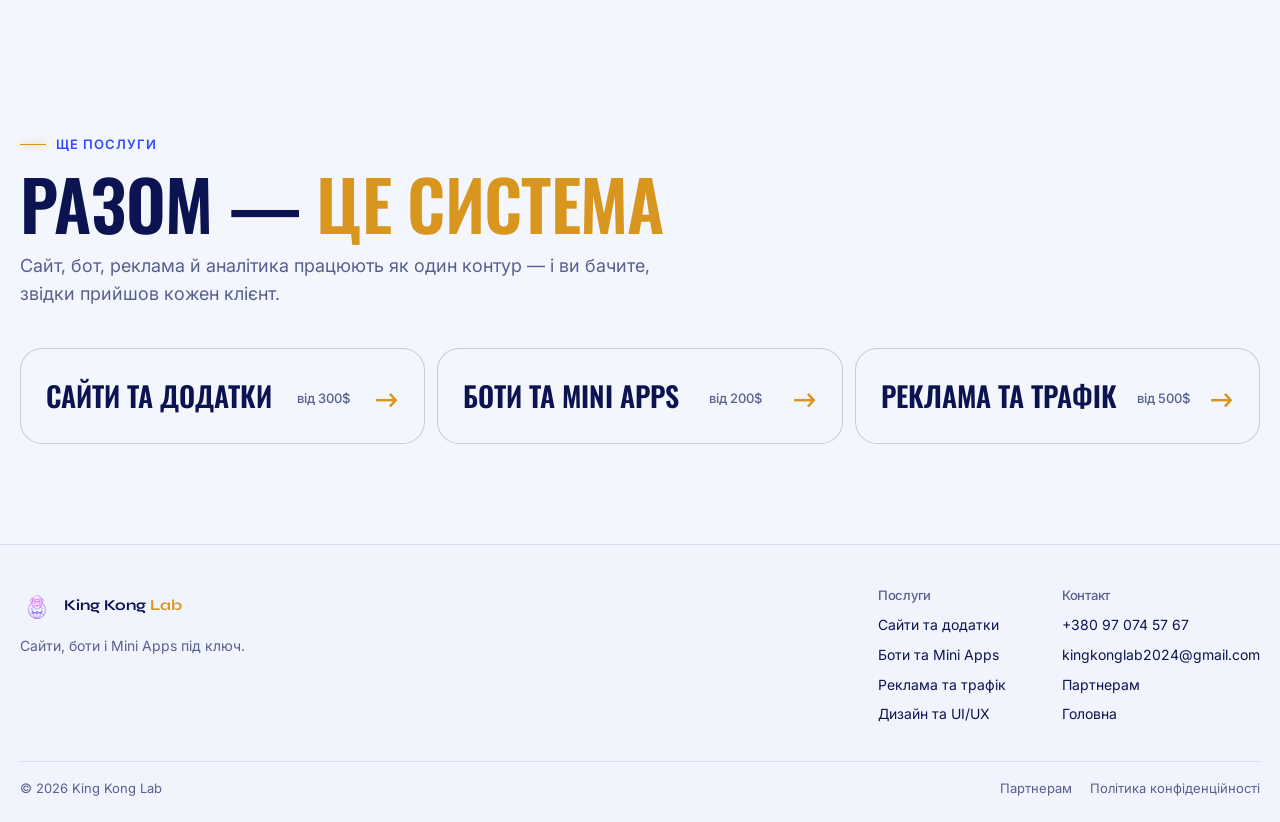
<file: services/design.html>
<!doctype html>
<html lang="uk" data-theme="light">
<head>
  <meta charset="utf-8" />
  <meta name="viewport" content="width=device-width, initial-scale=1, viewport-fit=cover" />
  <title>Дизайн, фірмовий стиль та UI/UX | King Kong Lab</title>
  <meta name="description" content="Фірмовий стиль, дизайн сайтів, застосунків і Mini Apps, UX-прототипи. Дизайн, готовий до розробки. Від 600$, −30% на перший проєкт." />
  <meta name="robots" content="index, follow, max-image-preview:large" />
  <meta name="theme-color" content="#F4F6FD" />
  <link rel="canonical" href="https://www.kingkonglab.com/services/design" />
  <meta property="og:type" content="website" />
  <meta property="og:site_name" content="King Kong Lab" />
  <meta property="og:url" content="https://www.kingkonglab.com/services/design" />
  <meta property="og:locale" content="uk_UA" />
  <meta property="og:title" content="Дизайн, фірмовий стиль та UI/UX — King Kong Lab" />
  <meta property="og:description" content="Фірмовий стиль, дизайн сайтів, застосунків і Mini Apps, UX-прототипи. Дизайн, готовий до розробки. Від 600$, −30% на перший проєкт." />
  <meta property="og:image" content="https://www.kingkonglab.com/assets/img/logo.png" />
  <meta property="og:image:alt" content="King Kong Lab — дизайн та UI/UX" />
  <meta name="twitter:card" content="summary_large_image" />
  <meta name="twitter:title" content="Дизайн, фірмовий стиль та UI/UX — King Kong Lab" />
  <meta name="twitter:description" content="Фірмовий стиль, дизайн сайтів, застосунків і Mini Apps, UX-прототипи. Дизайн, готовий до розробки. Від 600$, −30% на перший проєкт." />
  <meta name="twitter:image" content="https://www.kingkonglab.com/assets/img/logo.png" />
  <link rel="icon" href="../assets/img/favicon-32.png?v=2" type="image/png" sizes="32x32" />
  <link rel="icon" href="../assets/img/favicon.png?v=2" type="image/png" sizes="64x64" />
  <link rel="manifest" href="/site.webmanifest" />
  <link rel="apple-touch-icon" href="../assets/img/apple-touch-icon.png?v=2" />
  <link rel="preconnect" href="https://fonts.googleapis.com" />
  <link rel="preconnect" href="https://fonts.gstatic.com" crossorigin />
  <link href="https://fonts.googleapis.com/css2?family=Inter:wght@400;500;600;700&family=Oswald:wght@500;600;700&family=Syne:wght@500;600;700;800&display=swap" rel="stylesheet" />
  <link rel="stylesheet" href="../assets/css/style.css?v=20261020e" />
  <link rel="stylesheet" href="../assets/css/service.css?v=20261019c" />
  <script>(function(){var t='light';try{t=localStorage.getItem('kk-theme')||'light'}catch(e){}document.documentElement.dataset.theme=t;var m=document.querySelector('meta[name=theme-color]');if(m)m.content=t==='dark'?'#0B1450':'#F4F6FD';})();document.documentElement.classList.add('js');</script>
  <script type="application/ld+json">
  {
    "@context": "https://schema.org",
    "@graph": [
      {
        "@type": "BreadcrumbList",
        "itemListElement": [
          { "@type": "ListItem", "position": 1, "name": "Головна", "item": "https://www.kingkonglab.com/" },
          { "@type": "ListItem", "position": 2, "name": "Послуги", "item": "https://www.kingkonglab.com/#solutions" },
          { "@type": "ListItem", "position": 3, "name": "Дизайн та UI/UX", "item": "https://www.kingkonglab.com/services/design" }
        ]
      },
      {
        "@type": "Service",
        "name": "Дизайн та UI/UX",
        "url": "https://www.kingkonglab.com/services/design",
        "description": "Фірмовий стиль, UI/UX-дизайн сайтів, застосунків і Mini Apps, готовий до розробки.",
        "provider": { "@id": "https://www.kingkonglab.com/#organization" },
        "areaServed": "UA",
        "offers": { "@type": "Offer", "priceCurrency": "USD", "price": "600", "description": "від 600$" }
      }
    ]
  }
  </script>
</head>
<body>
  <canvas class="space" id="space" aria-hidden="true"></canvas>
  <canvas class="pfield" id="particles" aria-hidden="true"></canvas>
  <div class="grain" aria-hidden="true"></div>
  <div class="scroll-progress" aria-hidden="true"><span id="scrollProgress"></span></div>

  <header class="nav" id="nav">
    <a class="nav__logo" href="/" aria-label="King Kong Lab — на головну">
      <img class="logo" src="../assets/img/logo-line.png" alt="King Kong Lab" width="36" height="36" />
      <span>King Kong <strong>Lab</strong></span>
    </a>
    <nav class="nav__quick" aria-label="Швидка навігація">
      <a class="nav__talk" href="#leadForm"><i></i>Обговорити</a>
      <a class="nav__hide-sm" href="/#solutions">Послуги</a>
      <a class="nav__hide-sm" href="/partnership">Партнерам</a>
      <a class="nav__hide-sm" href="/#work">Портфоліо</a>
      <span class="nav__lang" title="Українська">UA</span>
      <button class="theme-toggle" id="themeToggle" type="button" aria-label="Перемкнути тему" title="Світла / темна тема">
        <svg class="i-moon" viewBox="0 0 24 24" aria-hidden="true"><path d="M20.5 14.2A8.5 8.5 0 0 1 9.8 3.5a8.5 8.5 0 1 0 10.7 10.7z"/></svg>
        <svg class="i-sun" viewBox="0 0 24 24" aria-hidden="true"><circle cx="12" cy="12" r="4.2"/><path d="M12 2.5v2.2M12 19.3v2.2M2.5 12h2.2M19.3 12h2.2M5.3 5.3l1.6 1.6M17.1 17.1l1.6 1.6M5.3 18.7l1.6-1.6M17.1 6.9l1.6-1.6"/></svg>
      </button>
    </nav>
    <button class="burger" id="burger" type="button" aria-label="Меню" aria-expanded="false" aria-controls="drawer"><i></i><i></i><i></i></button>
  </header>

  <aside class="drawer" id="drawer" aria-hidden="true">
    <span class="drawer__glow" aria-hidden="true"></span>
    <nav class="nav__links" aria-label="Послуги">
        <a href="/services/web"><small>01</small><span>Сайти</span></a>
        <a href="/services/bots"><small>02</small><span>Боти</span></a>
        <a href="/services/ads"><small>03</small><span>Реклама</span></a>
        <a href="/services/design"><small>04</small><span>Дизайн</span></a>
        <a href="/"><small>←</small><span>Головна</span></a>
    </nav>
    <div class="drawer__foot">
      <a href="tel:+380970745767">+380 97 074 57 67</a>
      <a href="mailto:kingkonglab2024@gmail.com">kingkonglab2024@gmail.com</a>
      <a class="btn btn--blue" href="#leadForm"><span>−30% на старт</span></a>
    </div>
  </aside>

  <a class="fab" href="#leadForm" aria-label="Обговорити проєкт">
    <svg viewBox="0 0 24 24" aria-hidden="true"><path d="M21.4 3.2 2.9 10.4c-1.3.5-1.2 1.3-.2 1.6l4.7 1.5 1.8 5.6c.2.6.4.8.9.8.4 0 .6-.2.9-.5l2.3-2.2 4.8 3.5c.9.5 1.5.2 1.7-.8l3.1-14.7c.3-1.3-.5-1.9-1.5-1.5zM8.6 13.2l9.9-6.3c.5-.3.9-.1.5.2l-8.4 7.6-.3 3.6-1.7-5.1z"/></svg>
  </a>

  <main id="top">
    <section class="svc-hero">
      <div class="wrap svc-hero__grid">
        <div>
          <nav class="crumbs" aria-label="Навігація"><a href="/">Головна</a><i>/</i><a href="/#solutions">Послуги</a><i>/</i><span>Дизайн та UI/UX</span></nav>
          <h1>Дизайн<em>який запамʼятовують</em></h1>
          <p class="svc-hero__lead">Фірмовий стиль, UI/UX і дизайн інтерфейсів, які <b>запамʼятовують і які конвертять</b>. Малюємо так, щоб макет одразу йшов у розробку.</p>
          <div class="svc-price"><strong><small>від</small>600$</strong><span>Макети у <b>Figma</b></span><span>Готово до розробки</span><span>Перший проєкт <b>−30%</b></span></div>
          <div class="banner__actions">
            <a class="btn btn--blue btn--lg" href="#leadForm"><span>Обговорити проєкт</span></a>
            <a class="btn btn--ghost btn--lg" href="#packs"><span>Формати й ціни</span></a>
          </div>
        </div>
        <div class="svc-shape" id="shapeAnchor" data-shape="gem" aria-hidden="true"></div>
      </div>
    </section>

    <section class="svc-sec" id="included">
      <div class="wrap">
        <div class="head"><span class="eyebrow">Що входить</span><h2>Під ключ — <em>це так</em></h2></div>
        <ul class="incl">
          <li data-rise><em>01</em><h3>Дослідження</h3><p>Аудиторія, конкуренти, референси. Визначаємо, як бренд має виглядати й звучати.</p></li>
          <li data-rise><em>02</em><h3>Логотип і стиль</h3><p>Знак, кольори, шрифти й правила, щоб бренд був однаковим скрізь.</p></li>
          <li data-rise><em>03</em><h3>UX і прототипи</h3><p>Сценарії користувача й структура екранів до візуалу — щоб було зручно, а не лише красиво.</p></li>
          <li data-rise><em>04</em><h3>UI-дизайн</h3><p>Сайти, мобільні застосунки, Mini Apps — з адаптивом і всіма станами екранів.</p></li>
          <li data-rise><em>05</em><h3>Дизайн-система</h3><p>Кнопки, форми, картки, сітка — компоненти, з яких легко збирати нові сторінки.</p></li>
          <li data-rise><em>06</em><h3>Передача в розробку</h3><p>Макети, ресурси та специфікації. Можемо одразу й розробити.</p></li>
        </ul>
      </div>
    </section>

    <section class="section--panel" id="fit">
      <div class="wrap fit">
        <div><span class="eyebrow">Для кого</span><h2>Коли потрібен <em>дизайн</em></h2><p class="approach__lead">Перше враження про бізнес — візуальне. Дизайн або додає довіри, або тихо її забирає.</p></div>
        <ul>
            <li data-rise>Запускаєте бренд і потрібен стиль з нуля</li>
            <li data-rise>Сайт чи застосунок виглядає застарілим</li>
            <li data-rise>Користувачі плутаються в інтерфейсі й не доходять до оплати</li>
            <li data-rise>Потрібні макети для своєї команди розробників</li>
            <li data-rise>Хочете єдиний стиль для сайту, бота й соцмереж</li>
        </ul>
      </div>
    </section>

    <section class="svc-sec" id="packs">
      <div class="wrap">
        <div class="head"><span class="eyebrow">Формати</span><h2>Формати <em>й ціни</em></h2><p>Точну вартість фіксуємо після брифу — до старту, без сюрпризів у кінці. На перший проєкт −30%.</p></div>
        <div class="packs">
          <article class="pack" data-rise>
            <span class="pack__tag">після брифу</span>
            <h3>Логотип і стиль</h3>
            <p>Знак, палітра, шрифти й базові носії.</p>
            <ul><li>2–3 напрямки на вибір</li><li>Гайд по стилю</li><li>Файли для друку й вебу</li></ul>
            <div class="pack__meta"><div><small>вартість</small><strong>від 600$</strong></div><div><small>терміни</small>після брифу</div></div>
            <a class="btn btn--blue" href="#leadForm" data-pick="Логотип і стиль"><span>Обрати</span></a>
          </article>
          <article class="pack pack--hot" data-rise>
            <span class="pack__tag">Найчастіше обирають</span>
            <h3>Дизайн сайту</h3>
            <p>Лендінг або багатосторінковий сайт у Figma.</p>
            <ul><li>UX-прототип</li><li>Десктоп + мобільна версія</li><li>UI-кит</li></ul>
            <div class="pack__meta"><div><small>вартість</small><strong>ціна після брифу</strong></div><div><small>терміни</small>етапами</div></div>
            <a class="btn btn--ghost" href="#leadForm" data-pick="Дизайн сайту"><span>Обрати</span></a>
          </article>
          <article class="pack" data-rise>
            <span class="pack__tag">етапами</span>
            <h3>Дизайн застосунку</h3>
            <p>Мобільний застосунок або Mini App.</p>
            <ul><li>Сценарії користувача</li><li>Усі стани екранів</li><li>Дизайн-система</li></ul>
            <div class="pack__meta"><div><small>вартість</small><strong>ціна після брифу</strong></div><div><small>терміни</small>етапами</div></div>
            <a class="btn btn--blue" href="#leadForm" data-pick="Дизайн застосунку"><span>Обрати</span></a>
          </article>
        </div>
      </div>
    </section>

    <section class="svc-sec" id="process">
      <div class="wrap">
        <div class="head"><span class="eyebrow">Як працюємо</span><h2>Чотири <em>кроки</em></h2></div>
        <ol class="steps">
          <li data-rise><em>01</em><h3>Бриф</h3><p>Цілі, аудиторія, референси, що подобається й що ні.</p></li>
          <li data-rise><em>02</em><h3>Концепція</h3><p>Напрямки стилю й ключові екрани на вибір.</p></li>
          <li data-rise><em>03</em><h3>Деталізація</h3><p>Усі екрани, стани, адаптив, компоненти.</p></li>
          <li data-rise><em>04</em><h3>Передача</h3><p>Файли й специфікації — або одразу розробка.</p></li>
        </ol>
      </div>
    </section>

    <section class="svc-sec" id="cases">
      <div class="wrap">
        <div class="head head--row">
          <div><span class="eyebrow">Кейси</span><h2>Що ми <em>вже зробили</em></h2></div>
          <a class="btn btn--ghost" href="/#work"><span>Усе портфоліо</span></a>
        </div>
        <div class="svc-cases svc-cases--2">
          <a class="case-card" href="https://sensora-lend.vercel.app/" target="_blank" rel="noopener" data-rise>
            <div class="case-card__media"><img src="../assets/img/work-sensora.jpg" alt="Sensora" width="1200" height="800" loading="lazy" /></div>
            <div class="case-card__meta"><span>Мобільний застосунок</span><h3>Sensora</h3><p>Живі консультації з астрології, таро та психології. Застосунок під iOS і Android + лендінг.</p></div>
          </a>
        </div>
      </div>
    </section>

    <section class="section--panel" id="faq">
      <div class="wrap faq">
        <div><span class="eyebrow">FAQ</span><h2>Часті <em>питання</em></h2></div>
        <div class="acc">
          <details open><summary>Скільки коштує дизайн?</summary><p>Від 600$. Точну цифру даємо після брифу — залежить від обсягу й кількості екранів.</p></details>
          <details><summary>У якому форматі буде результат?</summary><p>Макети у Figma з компонентами, а для стилю — файли логотипа й гайд.</p></details>
          <details><summary>Скільки правок можна?</summary><p>Правки обговорюємо на кожному етапі, щоб у кінці не переробляти все з нуля.</p></details>
          <details><summary>Чи можете ви потім і розробити?</summary><p>Так. Дизайн одразу йде в розробку в нашій команді — сайт, бот чи Mini App.</p></details>
          <details><summary>Чи працюєте за договором?</summary><p>Так. Працюємо офіційно як ФОП: договір з обсягом робіт, термінами, вартістю й етапами. Після кожного етапу — акт виконаних робіт.</p></details>
          <details><summary>Як можна оплатити?</summary><p>Безготівково на рахунок ФОП — для фізичних осіб і компаній. Компаніям виставляємо рахунок і акт для бухгалтерії, іноземним клієнтам — інвойс.</p></details>
          <details><summary>Чому дешевше, ніж в агенціях?</summary><p>Дизайн і розробку робимо самі, без сторонніх дизайнерів і підрядників — ви не платите націнку посередникам.</p></details>
          <details><summary>Кому належать доступи й код?</summary><p>Вам. Після оплати передаємо домен, хостинг, адмінку, код і кабінети — нічого не привʼязуємо до себе.</p></details>
        </div>
      </div>
    </section>

    <section class="closer svc-closer" id="order">
      <div class="wrap closer__grid">
        <div>
          <span class="eyebrow">Заявка</span>
          <h2>Обговоримо <em>ваш проєкт?</em></h2>
          <p>Відповідаємо протягом 24 годин. Перший проєкт — −30%.</p>
          <div class="direct">
            <a href="tel:+380970745767"><small>Телефон · EET</small>+380 97 074 57 67</a>
            <a href="mailto:kingkonglab2024@gmail.com"><small>Пошта</small>kingkonglab2024@gmail.com</a>
            <a class="direct--tg" href="https://t.me/+380970745767" target="_blank" rel="noopener"><small>Telegram</small>Написати в чат →</a>
          </div>
        </div>
        <form class="form" id="leadForm" data-service="Дизайн та UI/UX" novalidate>
          <a class="tg-quick" href="https://t.me/+380970745767" target="_blank" rel="noopener">
            <i><svg viewBox="0 0 24 24" aria-hidden="true"><path d="M21.4 3.2 2.9 10.4c-1.3.5-1.2 1.3-.2 1.6l4.7 1.5 1.8 5.6c.2.6.4.8.9.8.4 0 .6-.2.9-.5l2.3-2.2 4.8 3.5c.9.5 1.5.2 1.7-.8l3.1-14.7c.3-1.3-.5-1.9-1.5-1.5zM8.6 13.2l9.9-6.3c.5-.3.9-.1.5.2l-8.4 7.6-.3 3.6-1.7-5.1z"/></svg></i>
            <span><b>Написати в Telegram</b><small>Без форми — відповімо в чаті</small></span>
            <em aria-hidden="true">→</em>
          </a>
          <p class="form__or"><span>або залиште заявку</span></p>
          <div class="picks" role="radiogroup" aria-label="Формат">
            <label><input type="radio" name="pack" value="Логотип і стиль" /><span>Логотип і стиль</span></label>
            <label><input type="radio" name="pack" value="Дизайн сайту" /><span>Дизайн сайту</span></label>
            <label><input type="radio" name="pack" value="Дизайн застосунку" /><span>Дизайн застосунку</span></label>
          </div>
          <div class="field"><input id="fName" name="name" type="text" placeholder=" " autocomplete="name" required /><label for="fName">Ваше ім'я</label></div>
          <div class="field"><input id="fPhone" name="phone" type="tel" placeholder=" " autocomplete="tel" inputmode="tel" required /><label for="fPhone">Телефон</label></div>
          <div class="field"><textarea id="fMsg" name="message" rows="2" placeholder=" "></textarea><label for="fMsg">Коротко про задачу</label></div>
          <input class="hp" type="text" name="kk_hp" id="kk_hp" tabindex="-1" autocomplete="off" aria-hidden="true" />
          <button class="btn btn--blue btn--lg btn--full" type="submit"><span>Надіслати заявку</span></button>
          <p class="form__note">Натискаючи кнопку, ви погоджуєтесь з <a href="/privacy">політикою конфіденційності</a>.</p>
          <div class="form__status" id="formStatus" role="status" aria-live="polite"></div>
        </form>
      </div>
    </section>

    <section class="svc-sec" id="others">
      <div class="wrap">
        <div class="head"><span class="eyebrow">Ще послуги</span><h2>Разом — <em>це система</em></h2><p>Сайт, бот, реклама й аналітика працюють як один контур — і ви бачите, звідки прийшов кожен клієнт.</p></div>
        <div class="others">
          <a href="/services/web" data-rise>Сайти та додатки<small>від 300$</small></a>
          <a href="/services/bots" data-rise>Боти та Mini Apps<small>від 200$</small></a>
          <a href="/services/ads" data-rise>Реклама та трафік<small>від 500$</small></a>
        </div>
      </div>
    </section>
  </main>

  <footer class="foot">
    <div class="wrap">
      <div class="foot__top">
        <div class="foot__brand">
          <a class="nav__logo" href="/"><img class="logo" src="../assets/img/logo-line.png" alt="King Kong Lab" width="36" height="36" /><span>King Kong <strong>Lab</strong></span></a>
          <p>Сайти, боти і Mini Apps під ключ.</p>
        </div>
        <div class="foot__cols">
          <div>
            <h4>Послуги</h4>
            <a href="/services/web">Сайти та додатки</a>
            <a href="/services/bots">Боти та Mini Apps</a>
            <a href="/services/ads">Реклама та трафік</a>
            <a href="/services/design">Дизайн та UI/UX</a>
          </div>
          <div>
            <h4>Контакт</h4>
            <a href="tel:+380970745767">+380 97 074 57 67</a>
            <a href="mailto:kingkonglab2024@gmail.com">kingkonglab2024@gmail.com</a>
            <a href="/partnership">Партнерам</a>
            <a href="/">Головна</a>
          </div>
        </div>
      </div>
      <div class="foot__bottom">
        <span>© <span id="year">2026</span> King Kong Lab</span>
        <span class="foot__legal">
          <a href="/partnership">Партнерам</a>
          <a href="/privacy">Політика конфіденційності</a>
        </span>
      </div>
    </div>
  </footer>

  <script src="../assets/js/lead.js?v=20261029a" defer></script>
  <script src="../assets/js/page.js?v=20261029a" defer></script>
</body>
</html>
</file>
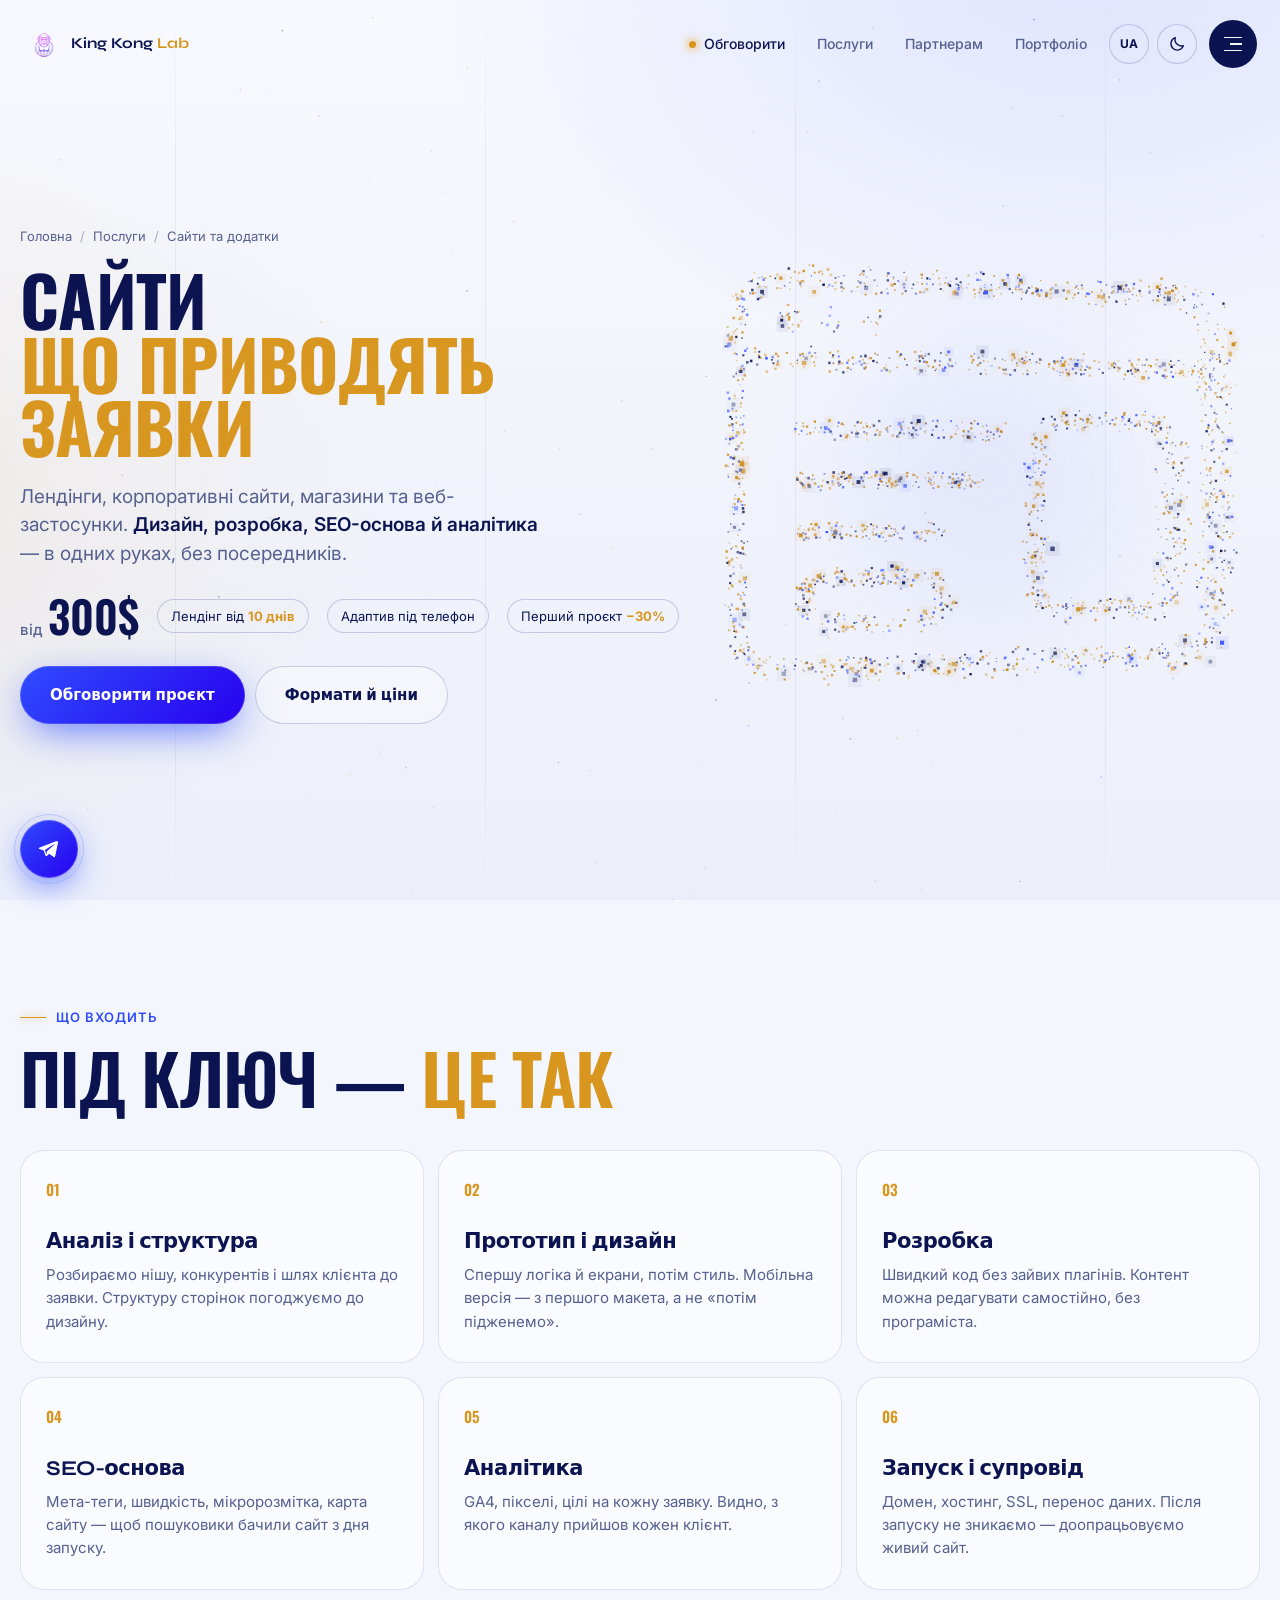
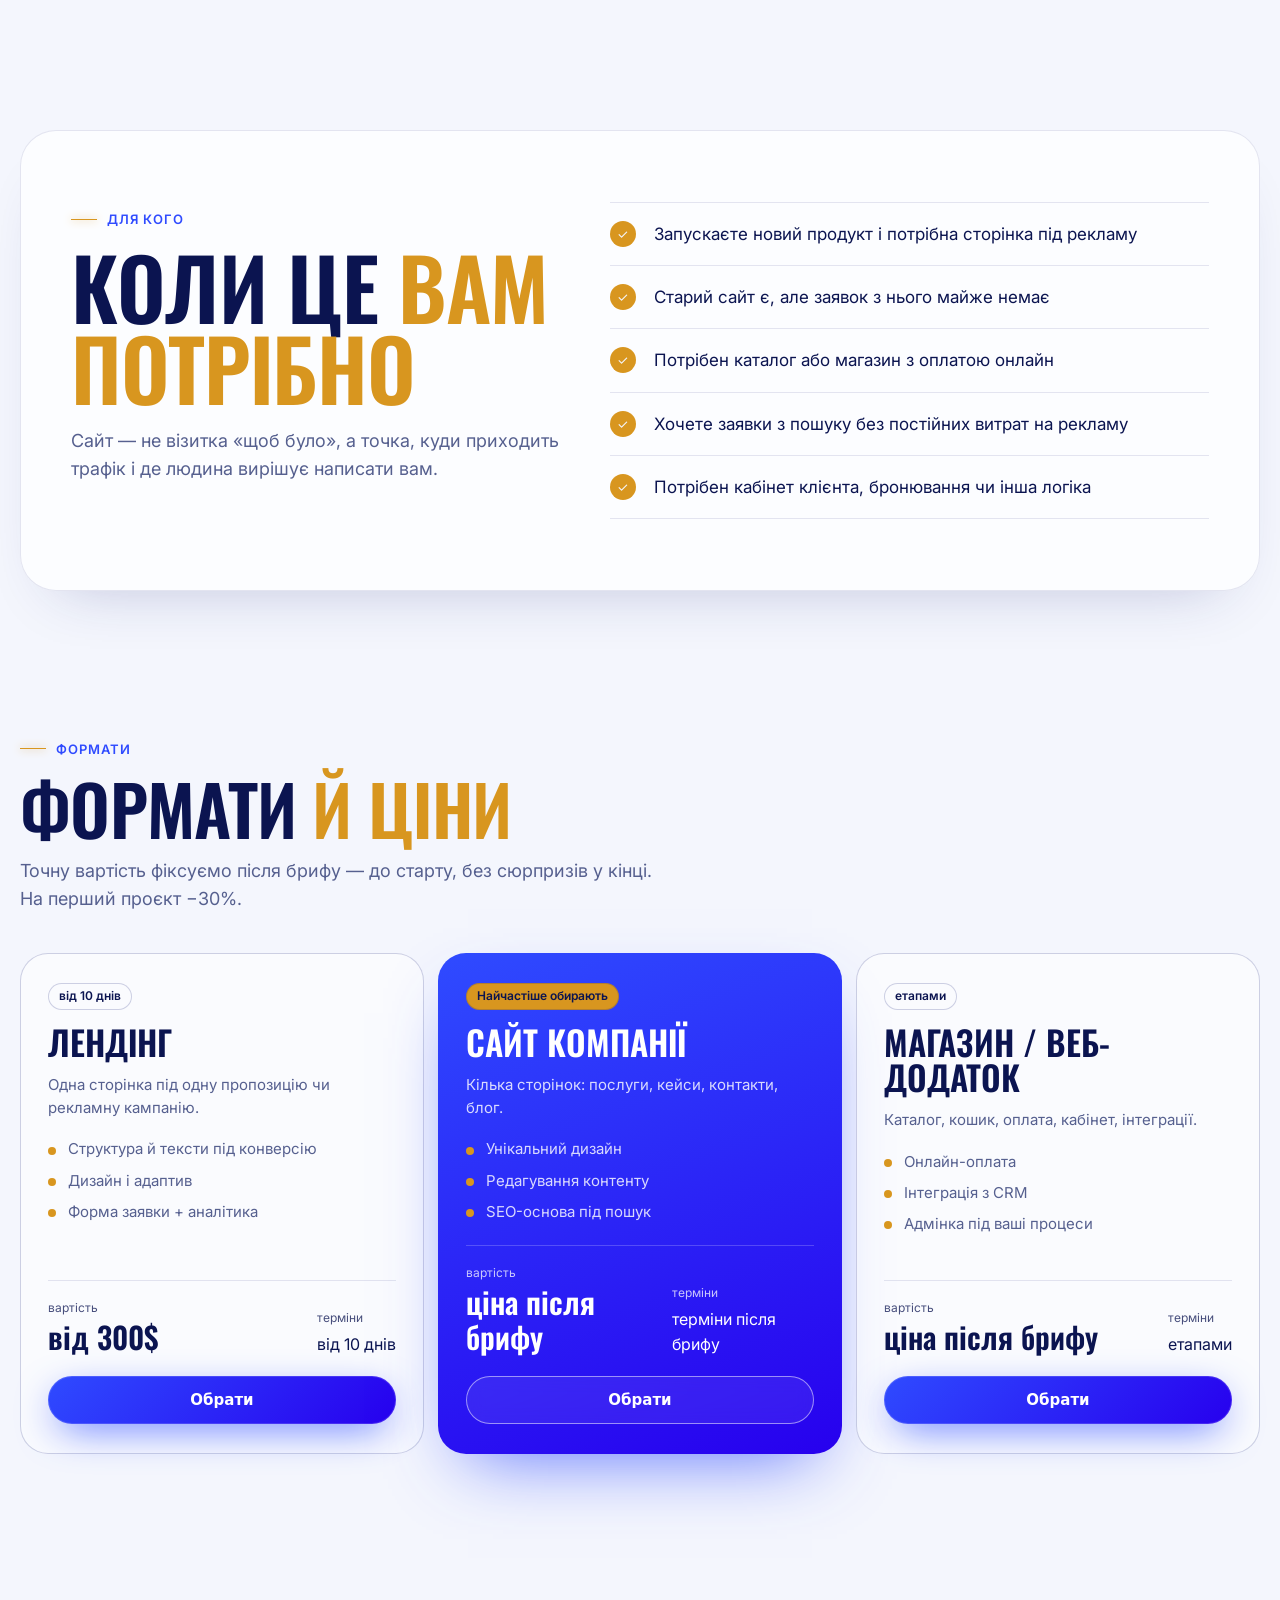
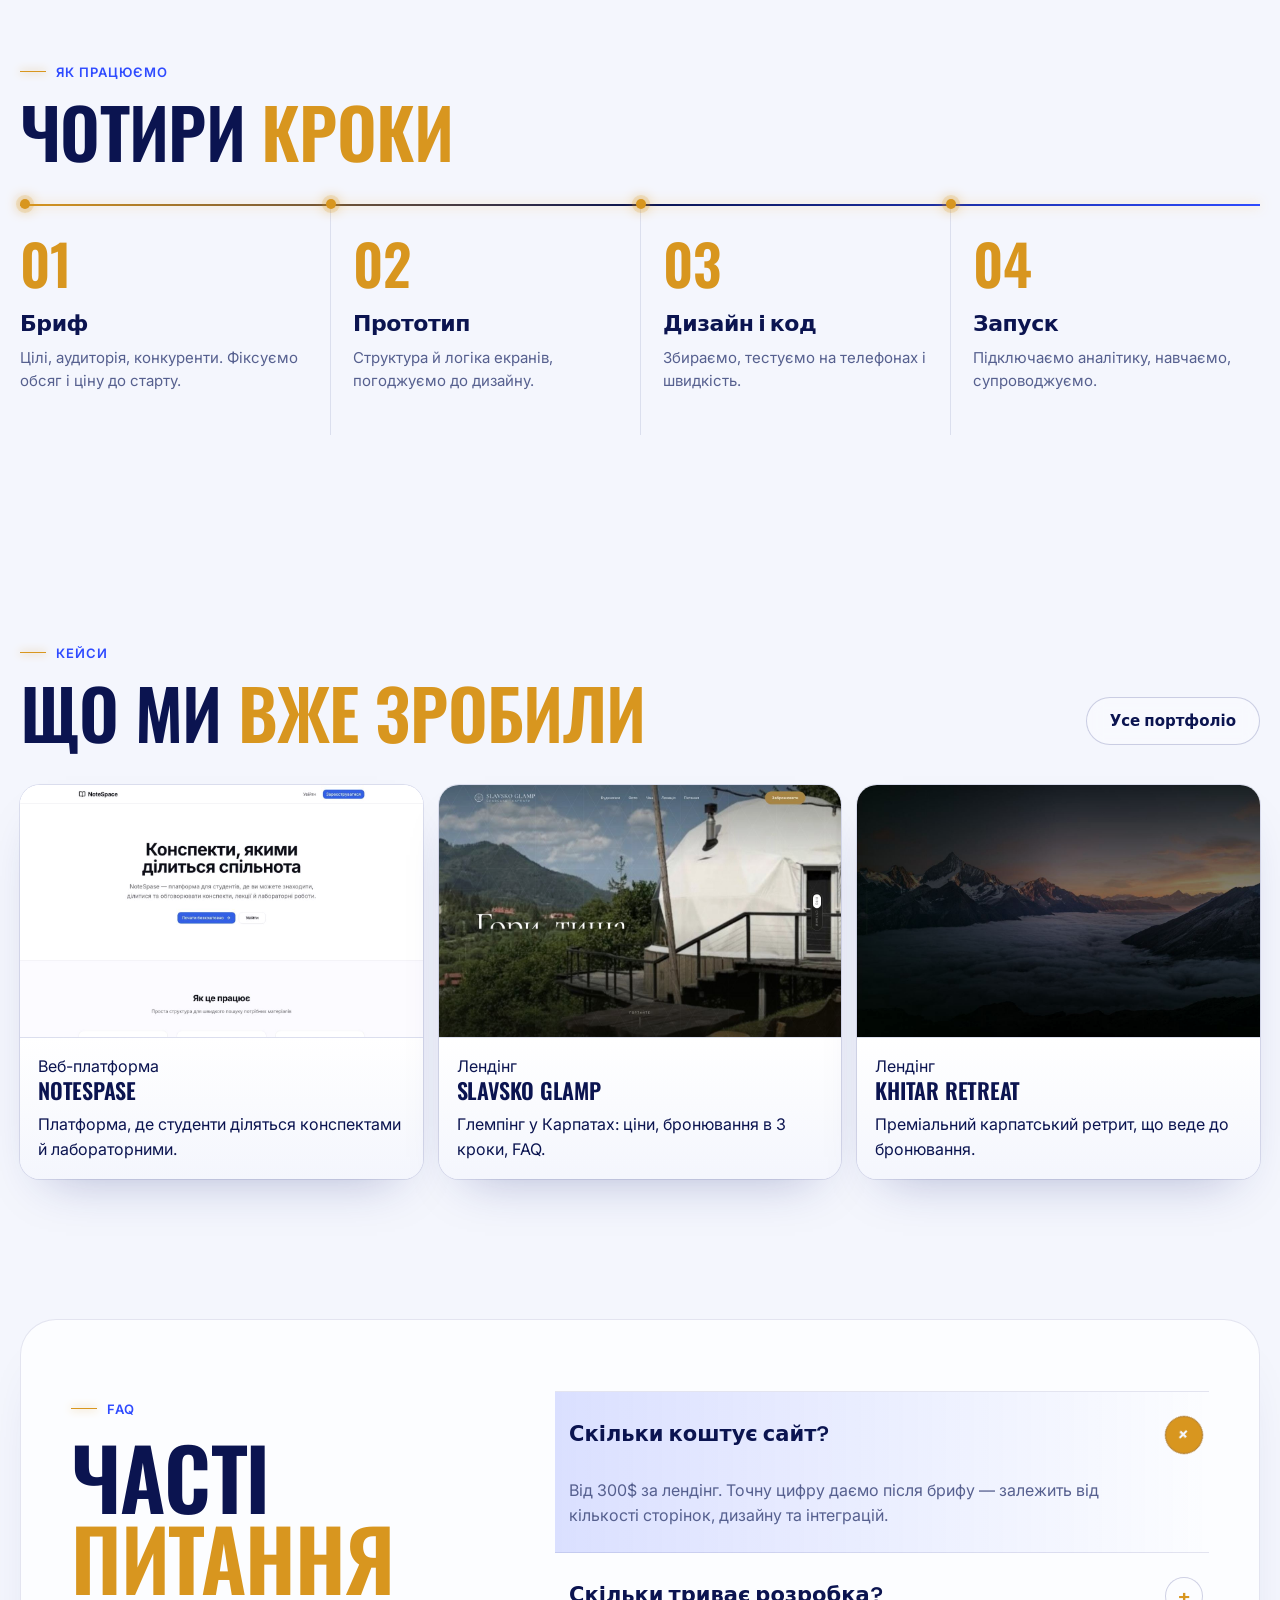
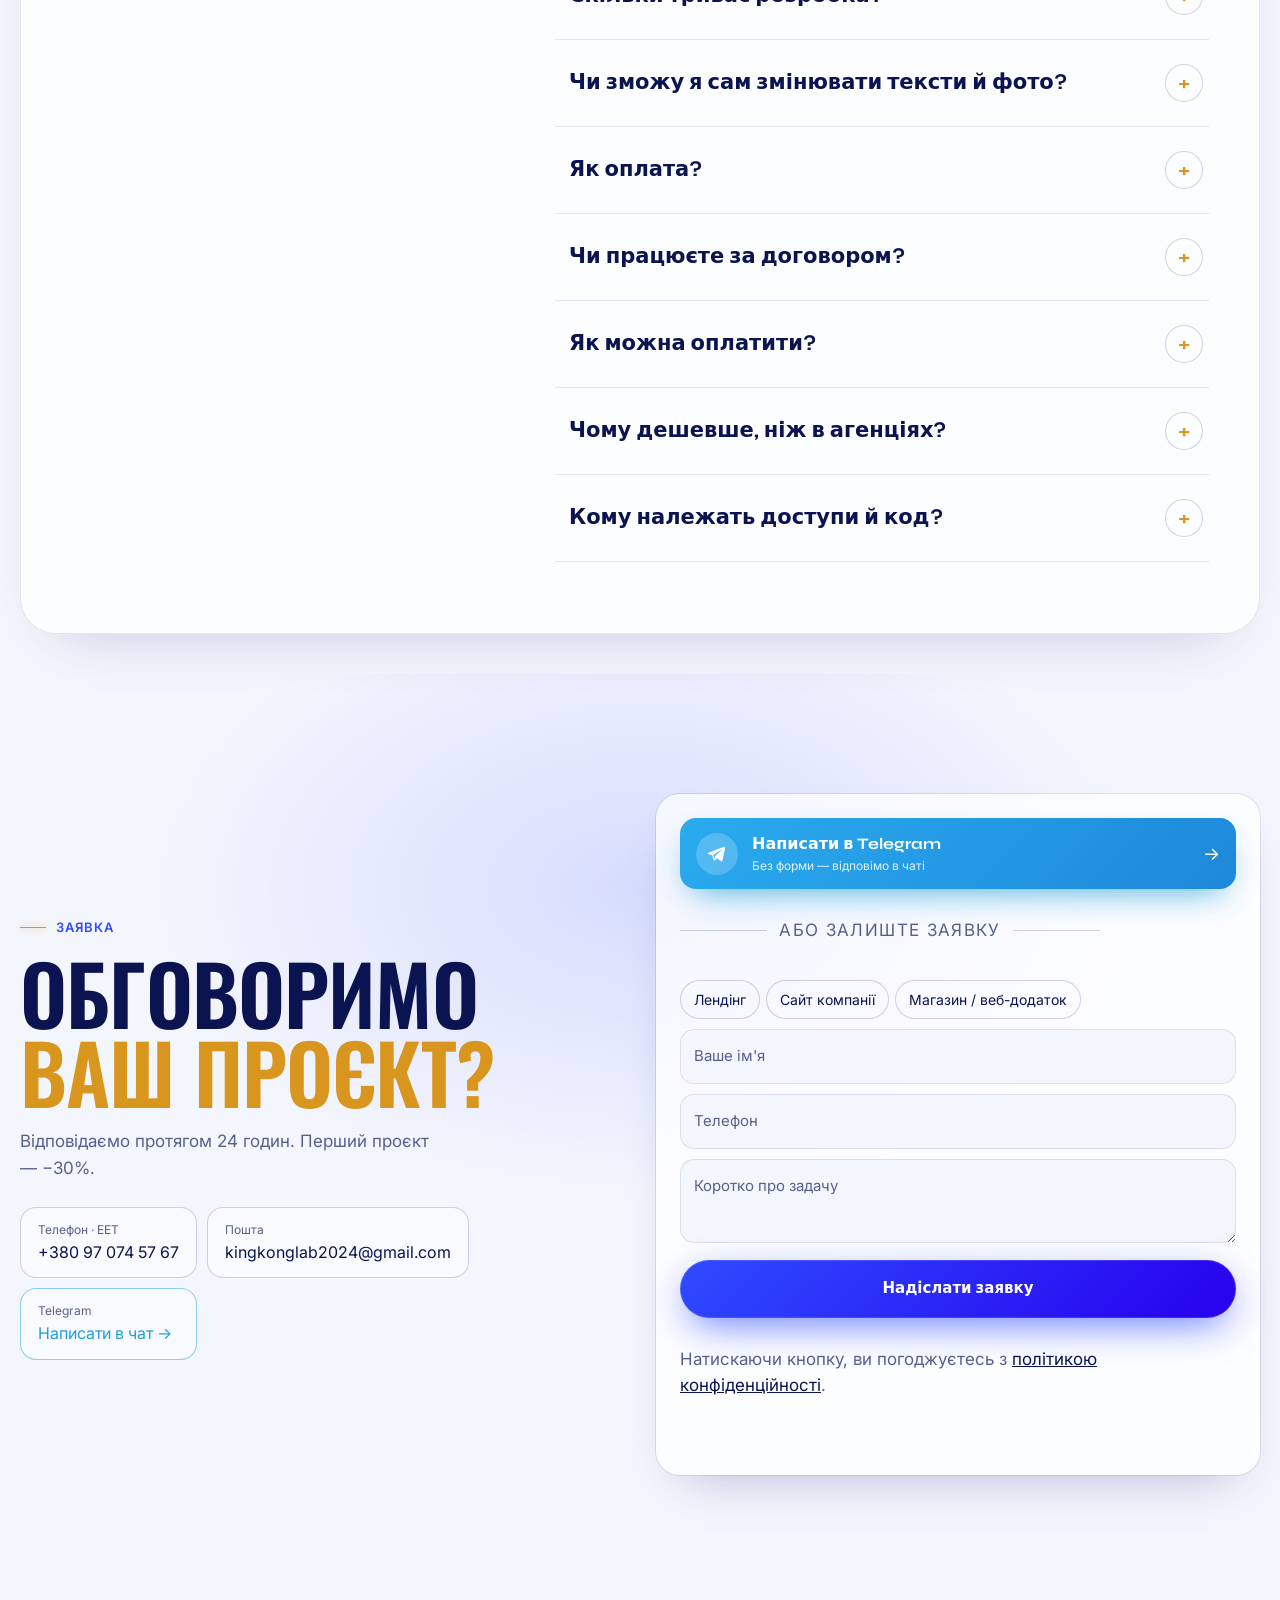
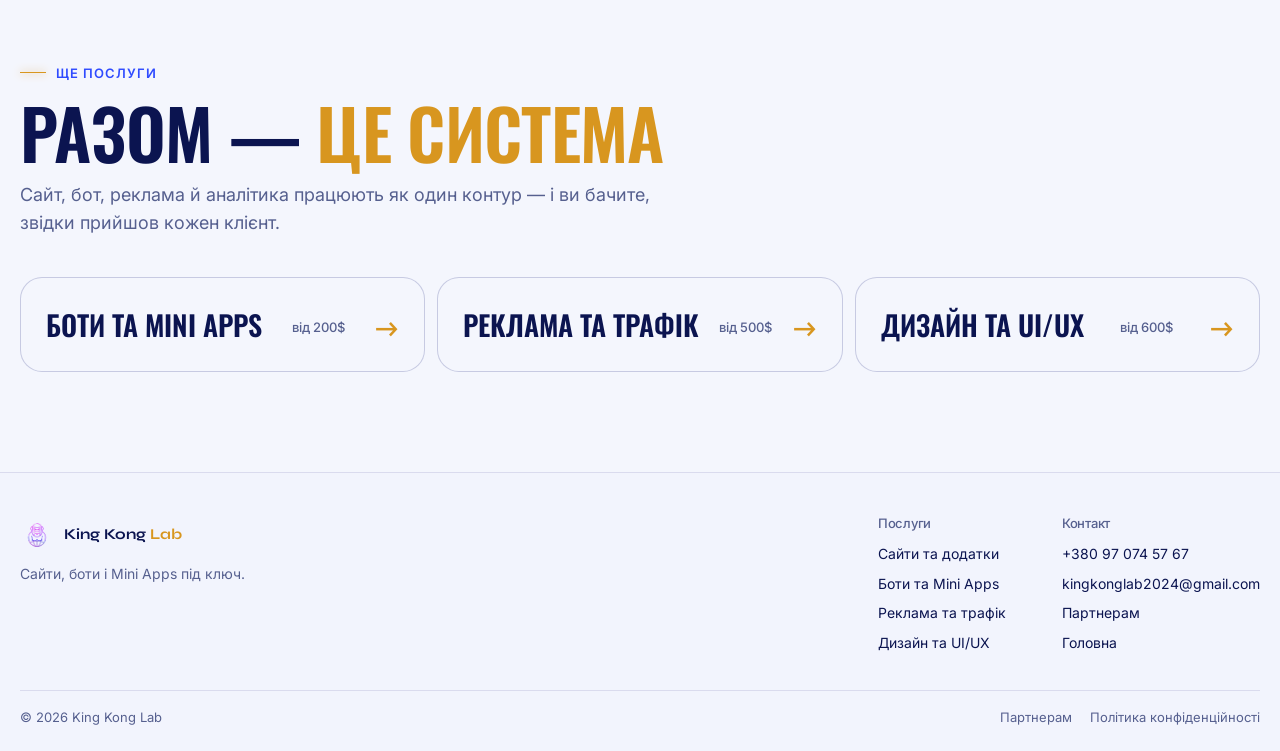
<file: services/web.html>
<!doctype html>
<html lang="uk" data-theme="light">
<head>
  <meta charset="utf-8" />
  <meta name="viewport" content="width=device-width, initial-scale=1, viewport-fit=cover" />
  <title>Розробка сайтів і веб-додатків під ключ | King Kong Lab</title>
  <meta name="description" content="Лендінги, корпоративні сайти, магазини та веб-застосунки з SEO-основою й аналітикою. Від 300$, −30% на перший проєкт." />
  <meta name="robots" content="index, follow, max-image-preview:large" />
  <meta name="theme-color" content="#F4F6FD" />
  <link rel="canonical" href="https://www.kingkonglab.com/services/web" />
  <meta property="og:type" content="website" />
  <meta property="og:site_name" content="King Kong Lab" />
  <meta property="og:url" content="https://www.kingkonglab.com/services/web" />
  <meta property="og:locale" content="uk_UA" />
  <meta property="og:title" content="Розробка сайтів і веб-додатків під ключ — King Kong Lab" />
  <meta property="og:description" content="Лендінги, корпоративні сайти, магазини та веб-застосунки з SEO-основою й аналітикою. Від 300$, −30% на перший проєкт." />
  <meta property="og:image" content="https://www.kingkonglab.com/assets/img/logo.png" />
  <meta property="og:image:alt" content="King Kong Lab — розробка сайтів" />
  <meta name="twitter:card" content="summary_large_image" />
  <meta name="twitter:title" content="Розробка сайтів і веб-додатків під ключ — King Kong Lab" />
  <meta name="twitter:description" content="Лендінги, корпоративні сайти, магазини та веб-застосунки з SEO-основою й аналітикою. Від 300$, −30% на перший проєкт." />
  <meta name="twitter:image" content="https://www.kingkonglab.com/assets/img/logo.png" />
  <link rel="icon" href="../assets/img/favicon-32.png?v=2" type="image/png" sizes="32x32" />
  <link rel="icon" href="../assets/img/favicon.png?v=2" type="image/png" sizes="64x64" />
  <link rel="manifest" href="/site.webmanifest" />
  <link rel="apple-touch-icon" href="../assets/img/apple-touch-icon.png?v=2" />
  <link rel="preconnect" href="https://fonts.googleapis.com" />
  <link rel="preconnect" href="https://fonts.gstatic.com" crossorigin />
  <link href="https://fonts.googleapis.com/css2?family=Inter:wght@400;500;600;700&family=Oswald:wght@500;600;700&family=Syne:wght@500;600;700;800&display=swap" rel="stylesheet" />
  <link rel="stylesheet" href="../assets/css/style.css?v=20261020e" />
  <link rel="stylesheet" href="../assets/css/service.css?v=20261019c" />
  <script>(function(){var t='light';try{t=localStorage.getItem('kk-theme')||'light'}catch(e){}document.documentElement.dataset.theme=t;var m=document.querySelector('meta[name=theme-color]');if(m)m.content=t==='dark'?'#0B1450':'#F4F6FD';})();document.documentElement.classList.add('js');</script>
  <script type="application/ld+json">
  {
    "@context": "https://schema.org",
    "@graph": [
      {
        "@type": "BreadcrumbList",
        "itemListElement": [
          { "@type": "ListItem", "position": 1, "name": "Головна", "item": "https://www.kingkonglab.com/" },
          { "@type": "ListItem", "position": 2, "name": "Послуги", "item": "https://www.kingkonglab.com/#solutions" },
          { "@type": "ListItem", "position": 3, "name": "Сайти та додатки", "item": "https://www.kingkonglab.com/services/web" }
        ]
      },
      {
        "@type": "Service",
        "name": "Сайти та додатки",
        "url": "https://www.kingkonglab.com/services/web",
        "description": "Лендінги, корпоративні сайти, інтернет-магазини та веб-застосунки з SEO-основою й аналітикою.",
        "provider": { "@id": "https://www.kingkonglab.com/#organization" },
        "areaServed": "UA",
        "offers": { "@type": "Offer", "priceCurrency": "USD", "price": "300", "description": "від 300$" }
      }
    ]
  }
  </script>
</head>
<body>
  <canvas class="space" id="space" aria-hidden="true"></canvas>
  <canvas class="pfield" id="particles" aria-hidden="true"></canvas>
  <div class="grain" aria-hidden="true"></div>
  <div class="scroll-progress" aria-hidden="true"><span id="scrollProgress"></span></div>

  <header class="nav" id="nav">
    <a class="nav__logo" href="/" aria-label="King Kong Lab — на головну">
      <img class="logo" src="../assets/img/logo-line.png" alt="King Kong Lab" width="36" height="36" />
      <span>King Kong <strong>Lab</strong></span>
    </a>
    <nav class="nav__quick" aria-label="Швидка навігація">
      <a class="nav__talk" href="#leadForm"><i></i>Обговорити</a>
      <a class="nav__hide-sm" href="/#solutions">Послуги</a>
      <a class="nav__hide-sm" href="/partnership">Партнерам</a>
      <a class="nav__hide-sm" href="/#work">Портфоліо</a>
      <span class="nav__lang" title="Українська">UA</span>
      <button class="theme-toggle" id="themeToggle" type="button" aria-label="Перемкнути тему" title="Світла / темна тема">
        <svg class="i-moon" viewBox="0 0 24 24" aria-hidden="true"><path d="M20.5 14.2A8.5 8.5 0 0 1 9.8 3.5a8.5 8.5 0 1 0 10.7 10.7z"/></svg>
        <svg class="i-sun" viewBox="0 0 24 24" aria-hidden="true"><circle cx="12" cy="12" r="4.2"/><path d="M12 2.5v2.2M12 19.3v2.2M2.5 12h2.2M19.3 12h2.2M5.3 5.3l1.6 1.6M17.1 17.1l1.6 1.6M5.3 18.7l1.6-1.6M17.1 6.9l1.6-1.6"/></svg>
      </button>
    </nav>
    <button class="burger" id="burger" type="button" aria-label="Меню" aria-expanded="false" aria-controls="drawer"><i></i><i></i><i></i></button>
  </header>

  <aside class="drawer" id="drawer" aria-hidden="true">
    <span class="drawer__glow" aria-hidden="true"></span>
    <nav class="nav__links" aria-label="Послуги">
        <a href="/services/web"><small>01</small><span>Сайти</span></a>
        <a href="/services/bots"><small>02</small><span>Боти</span></a>
        <a href="/services/ads"><small>03</small><span>Реклама</span></a>
        <a href="/services/design"><small>04</small><span>Дизайн</span></a>
        <a href="/"><small>←</small><span>Головна</span></a>
    </nav>
    <div class="drawer__foot">
      <a href="tel:+380970745767">+380 97 074 57 67</a>
      <a href="mailto:kingkonglab2024@gmail.com">kingkonglab2024@gmail.com</a>
      <a class="btn btn--blue" href="#leadForm"><span>−30% на старт</span></a>
    </div>
  </aside>

  <a class="fab" href="#leadForm" aria-label="Обговорити проєкт">
    <svg viewBox="0 0 24 24" aria-hidden="true"><path d="M21.4 3.2 2.9 10.4c-1.3.5-1.2 1.3-.2 1.6l4.7 1.5 1.8 5.6c.2.6.4.8.9.8.4 0 .6-.2.9-.5l2.3-2.2 4.8 3.5c.9.5 1.5.2 1.7-.8l3.1-14.7c.3-1.3-.5-1.9-1.5-1.5zM8.6 13.2l9.9-6.3c.5-.3.9-.1.5.2l-8.4 7.6-.3 3.6-1.7-5.1z"/></svg>
  </a>

  <main id="top">
    <section class="svc-hero">
      <div class="wrap svc-hero__grid">
        <div>
          <nav class="crumbs" aria-label="Навігація"><a href="/">Головна</a><i>/</i><a href="/#solutions">Послуги</a><i>/</i><span>Сайти та додатки</span></nav>
          <h1>Сайти<em>що приводять заявки</em></h1>
          <p class="svc-hero__lead">Лендінги, корпоративні сайти, магазини та веб-застосунки. <b>Дизайн, розробка, SEO-основа й аналітика</b> — в одних руках, без посередників.</p>
          <div class="svc-price"><strong><small>від</small>300$</strong><span>Лендінг від <b>10 днів</b></span><span>Адаптив під телефон</span><span>Перший проєкт <b>−30%</b></span></div>
          <div class="banner__actions">
            <a class="btn btn--blue btn--lg" href="#leadForm"><span>Обговорити проєкт</span></a>
            <a class="btn btn--ghost btn--lg" href="#packs"><span>Формати й ціни</span></a>
          </div>
        </div>
        <div class="svc-shape" id="shapeAnchor" data-shape="web" aria-hidden="true"></div>
      </div>
    </section>

    <section class="svc-sec" id="included">
      <div class="wrap">
        <div class="head"><span class="eyebrow">Що входить</span><h2>Під ключ — <em>це так</em></h2></div>
        <ul class="incl">
          <li data-rise><em>01</em><h3>Аналіз і структура</h3><p>Розбираємо нішу, конкурентів і шлях клієнта до заявки. Структуру сторінок погоджуємо до дизайну.</p></li>
          <li data-rise><em>02</em><h3>Прототип і дизайн</h3><p>Спершу логіка й екрани, потім стиль. Мобільна версія — з першого макета, а не «потім підженемо».</p></li>
          <li data-rise><em>03</em><h3>Розробка</h3><p>Швидкий код без зайвих плагінів. Контент можна редагувати самостійно, без програміста.</p></li>
          <li data-rise><em>04</em><h3>SEO-основа</h3><p>Мета-теги, швидкість, мікророзмітка, карта сайту — щоб пошуковики бачили сайт з дня запуску.</p></li>
          <li data-rise><em>05</em><h3>Аналітика</h3><p>GA4, пікселі, цілі на кожну заявку. Видно, з якого каналу прийшов кожен клієнт.</p></li>
          <li data-rise><em>06</em><h3>Запуск і супровід</h3><p>Домен, хостинг, SSL, перенос даних. Після запуску не зникаємо — доопрацьовуємо живий сайт.</p></li>
        </ul>
      </div>
    </section>

    <section class="section--panel" id="fit">
      <div class="wrap fit">
        <div><span class="eyebrow">Для кого</span><h2>Коли це <em>вам потрібно</em></h2><p class="approach__lead">Сайт — не візитка «щоб було», а точка, куди приходить трафік і де людина вирішує написати вам.</p></div>
        <ul>
            <li data-rise>Запускаєте новий продукт і потрібна сторінка під рекламу</li>
            <li data-rise>Старий сайт є, але заявок з нього майже немає</li>
            <li data-rise>Потрібен каталог або магазин з оплатою онлайн</li>
            <li data-rise>Хочете заявки з пошуку без постійних витрат на рекламу</li>
            <li data-rise>Потрібен кабінет клієнта, бронювання чи інша логіка</li>
        </ul>
      </div>
    </section>

    <section class="svc-sec" id="packs">
      <div class="wrap">
        <div class="head"><span class="eyebrow">Формати</span><h2>Формати <em>й ціни</em></h2><p>Точну вартість фіксуємо після брифу — до старту, без сюрпризів у кінці. На перший проєкт −30%.</p></div>
        <div class="packs">
          <article class="pack" data-rise>
            <span class="pack__tag">від 10 днів</span>
            <h3>Лендінг</h3>
            <p>Одна сторінка під одну пропозицію чи рекламну кампанію.</p>
            <ul><li>Структура й тексти під конверсію</li><li>Дизайн і адаптив</li><li>Форма заявки + аналітика</li></ul>
            <div class="pack__meta"><div><small>вартість</small><strong>від 300$</strong></div><div><small>терміни</small>від 10 днів</div></div>
            <a class="btn btn--blue" href="#leadForm" data-pick="Лендінг"><span>Обрати</span></a>
          </article>
          <article class="pack pack--hot" data-rise>
            <span class="pack__tag">Найчастіше обирають</span>
            <h3>Сайт компанії</h3>
            <p>Кілька сторінок: послуги, кейси, контакти, блог.</p>
            <ul><li>Унікальний дизайн</li><li>Редагування контенту</li><li>SEO-основа під пошук</li></ul>
            <div class="pack__meta"><div><small>вартість</small><strong>ціна після брифу</strong></div><div><small>терміни</small>терміни після брифу</div></div>
            <a class="btn btn--ghost" href="#leadForm" data-pick="Сайт компанії"><span>Обрати</span></a>
          </article>
          <article class="pack" data-rise>
            <span class="pack__tag">етапами</span>
            <h3>Магазин / веб-додаток</h3>
            <p>Каталог, кошик, оплата, кабінет, інтеграції.</p>
            <ul><li>Онлайн-оплата</li><li>Інтеграція з CRM</li><li>Адмінка під ваші процеси</li></ul>
            <div class="pack__meta"><div><small>вартість</small><strong>ціна після брифу</strong></div><div><small>терміни</small>етапами</div></div>
            <a class="btn btn--blue" href="#leadForm" data-pick="Магазин / веб-додаток"><span>Обрати</span></a>
          </article>
        </div>
      </div>
    </section>

    <section class="svc-sec" id="process">
      <div class="wrap">
        <div class="head"><span class="eyebrow">Як працюємо</span><h2>Чотири <em>кроки</em></h2></div>
        <ol class="steps">
          <li data-rise><em>01</em><h3>Бриф</h3><p>Цілі, аудиторія, конкуренти. Фіксуємо обсяг і ціну до старту.</p></li>
          <li data-rise><em>02</em><h3>Прототип</h3><p>Структура й логіка екранів, погоджуємо до дизайну.</p></li>
          <li data-rise><em>03</em><h3>Дизайн і код</h3><p>Збираємо, тестуємо на телефонах і швидкість.</p></li>
          <li data-rise><em>04</em><h3>Запуск</h3><p>Підключаємо аналітику, навчаємо, супроводжуємо.</p></li>
        </ol>
      </div>
    </section>

    <section class="svc-sec" id="cases">
      <div class="wrap">
        <div class="head head--row">
          <div><span class="eyebrow">Кейси</span><h2>Що ми <em>вже зробили</em></h2></div>
          <a class="btn btn--ghost" href="/#work"><span>Усе портфоліо</span></a>
        </div>
        <div class="svc-cases">
          <a class="case-card" href="https://notest.space/" target="_blank" rel="noopener" data-rise>
            <div class="case-card__media"><img src="../assets/img/work-notespace.jpg" alt="NoteSpase" width="1200" height="800" loading="lazy" /></div>
            <div class="case-card__meta"><span>Веб-платформа</span><h3>NoteSpase</h3><p>Платформа, де студенти діляться конспектами й лабораторними.</p></div>
          </a>
          <a class="case-card" href="https://gemp-slavsko.vercel.app/" target="_blank" rel="noopener" data-rise>
            <div class="case-card__media"><img src="../assets/img/work-slavsko.jpg" alt="Slavsko Glamp" width="1200" height="800" loading="lazy" /></div>
            <div class="case-card__meta"><span>Лендінг</span><h3>Slavsko Glamp</h3><p>Глемпінг у Карпатах: ціни, бронювання в 3 кроки, FAQ.</p></div>
          </a>
          <a class="case-card" href="https://v0-luxury-retreat-landing-page-brown.vercel.app/" target="_blank" rel="noopener" data-rise>
            <div class="case-card__media"><img src="../assets/img/work-khitar.jpg" alt="Khitar Retreat" width="1200" height="800" loading="lazy" /></div>
            <div class="case-card__meta"><span>Лендінг</span><h3>Khitar Retreat</h3><p>Преміальний карпатський ретрит, що веде до бронювання.</p></div>
          </a>
        </div>
      </div>
    </section>

    <section class="section--panel" id="faq">
      <div class="wrap faq">
        <div><span class="eyebrow">FAQ</span><h2>Часті <em>питання</em></h2></div>
        <div class="acc">
          <details open><summary>Скільки коштує сайт?</summary><p>Від 300$ за лендінг. Точну цифру даємо після брифу — залежить від кількості сторінок, дизайну та інтеграцій.</p></details>
          <details><summary>Скільки триває розробка?</summary><p>Лендінг — від 10 днів. Більші сайти ділимо на етапи з окремим запуском, терміни фіксуємо після брифу.</p></details>
          <details><summary>Чи зможу я сам змінювати тексти й фото?</summary><p>Так. Робимо редагування контенту без програміста і показуємо, як ним користуватись.</p></details>
          <details><summary>Як оплата?</summary><p>Повністю або етапами. Обсяг фіксуємо до старту — без сюрпризів у кінці.</p></details>
          <details><summary>Чи працюєте за договором?</summary><p>Так. Працюємо офіційно як ФОП: договір з обсягом робіт, термінами, вартістю й етапами. Після кожного етапу — акт виконаних робіт.</p></details>
          <details><summary>Як можна оплатити?</summary><p>Безготівково на рахунок ФОП — для фізичних осіб і компаній. Компаніям виставляємо рахунок і акт для бухгалтерії, іноземним клієнтам — інвойс.</p></details>
          <details><summary>Чому дешевше, ніж в агенціях?</summary><p>Дизайн і розробку робимо самі, без сторонніх дизайнерів і підрядників — ви не платите націнку посередникам.</p></details>
          <details><summary>Кому належать доступи й код?</summary><p>Вам. Після оплати передаємо домен, хостинг, адмінку, код і кабінети — нічого не привʼязуємо до себе.</p></details>
        </div>
      </div>
    </section>

    <section class="closer svc-closer" id="order">
      <div class="wrap closer__grid">
        <div>
          <span class="eyebrow">Заявка</span>
          <h2>Обговоримо <em>ваш проєкт?</em></h2>
          <p>Відповідаємо протягом 24 годин. Перший проєкт — −30%.</p>
          <div class="direct">
            <a href="tel:+380970745767"><small>Телефон · EET</small>+380 97 074 57 67</a>
            <a href="mailto:kingkonglab2024@gmail.com"><small>Пошта</small>kingkonglab2024@gmail.com</a>
            <a class="direct--tg" href="https://t.me/+380970745767" target="_blank" rel="noopener"><small>Telegram</small>Написати в чат →</a>
          </div>
        </div>
        <form class="form" id="leadForm" data-service="Сайти та додатки" novalidate>
          <a class="tg-quick" href="https://t.me/+380970745767" target="_blank" rel="noopener">
            <i><svg viewBox="0 0 24 24" aria-hidden="true"><path d="M21.4 3.2 2.9 10.4c-1.3.5-1.2 1.3-.2 1.6l4.7 1.5 1.8 5.6c.2.6.4.8.9.8.4 0 .6-.2.9-.5l2.3-2.2 4.8 3.5c.9.5 1.5.2 1.7-.8l3.1-14.7c.3-1.3-.5-1.9-1.5-1.5zM8.6 13.2l9.9-6.3c.5-.3.9-.1.5.2l-8.4 7.6-.3 3.6-1.7-5.1z"/></svg></i>
            <span><b>Написати в Telegram</b><small>Без форми — відповімо в чаті</small></span>
            <em aria-hidden="true">→</em>
          </a>
          <p class="form__or"><span>або залиште заявку</span></p>
          <div class="picks" role="radiogroup" aria-label="Формат">
            <label><input type="radio" name="pack" value="Лендінг" /><span>Лендінг</span></label>
            <label><input type="radio" name="pack" value="Сайт компанії" /><span>Сайт компанії</span></label>
            <label><input type="radio" name="pack" value="Магазин / веб-додаток" /><span>Магазин / веб-додаток</span></label>
          </div>
          <div class="field"><input id="fName" name="name" type="text" placeholder=" " autocomplete="name" required /><label for="fName">Ваше ім'я</label></div>
          <div class="field"><input id="fPhone" name="phone" type="tel" placeholder=" " autocomplete="tel" inputmode="tel" required /><label for="fPhone">Телефон</label></div>
          <div class="field"><textarea id="fMsg" name="message" rows="2" placeholder=" "></textarea><label for="fMsg">Коротко про задачу</label></div>
          <input class="hp" type="text" name="kk_hp" id="kk_hp" tabindex="-1" autocomplete="off" aria-hidden="true" />
          <button class="btn btn--blue btn--lg btn--full" type="submit"><span>Надіслати заявку</span></button>
          <p class="form__note">Натискаючи кнопку, ви погоджуєтесь з <a href="/privacy">політикою конфіденційності</a>.</p>
          <div class="form__status" id="formStatus" role="status" aria-live="polite"></div>
        </form>
      </div>
    </section>

    <section class="svc-sec" id="others">
      <div class="wrap">
        <div class="head"><span class="eyebrow">Ще послуги</span><h2>Разом — <em>це система</em></h2><p>Сайт, бот, реклама й аналітика працюють як один контур — і ви бачите, звідки прийшов кожен клієнт.</p></div>
        <div class="others">
          <a href="/services/bots" data-rise>Боти та Mini Apps<small>від 200$</small></a>
          <a href="/services/ads" data-rise>Реклама та трафік<small>від 500$</small></a>
          <a href="/services/design" data-rise>Дизайн та UI/UX<small>від 600$</small></a>
        </div>
      </div>
    </section>
  </main>

  <footer class="foot">
    <div class="wrap">
      <div class="foot__top">
        <div class="foot__brand">
          <a class="nav__logo" href="/"><img class="logo" src="../assets/img/logo-line.png" alt="King Kong Lab" width="36" height="36" /><span>King Kong <strong>Lab</strong></span></a>
          <p>Сайти, боти і Mini Apps під ключ.</p>
        </div>
        <div class="foot__cols">
          <div>
            <h4>Послуги</h4>
            <a href="/services/web">Сайти та додатки</a>
            <a href="/services/bots">Боти та Mini Apps</a>
            <a href="/services/ads">Реклама та трафік</a>
            <a href="/services/design">Дизайн та UI/UX</a>
          </div>
          <div>
            <h4>Контакт</h4>
            <a href="tel:+380970745767">+380 97 074 57 67</a>
            <a href="mailto:kingkonglab2024@gmail.com">kingkonglab2024@gmail.com</a>
            <a href="/partnership">Партнерам</a>
            <a href="/">Головна</a>
          </div>
        </div>
      </div>
      <div class="foot__bottom">
        <span>© <span id="year">2026</span> King Kong Lab</span>
        <span class="foot__legal">
          <a href="/partnership">Партнерам</a>
          <a href="/privacy">Політика конфіденційності</a>
        </span>
      </div>
    </div>
  </footer>

  <script src="../assets/js/lead.js?v=20261029a" defer></script>
  <script src="../assets/js/page.js?v=20261029a" defer></script>
</body>
</html>
</file>
<file: assets/css/style.css>
/* King Kong Lab — «Deep blue space»
   Фірмовий темно-синій, горила з частинок, гіперпростір на скролі, у кожного розділу своя хореографія. */
:root {
  --ink: #0B1450;
  --ink-2: #0D1A62;
  --deep: #12206E;
  --panel: #182A86;
  --line: rgb(var(--lc) / .16);
  --line-2: rgb(var(--lc) / .32);
  --text: #F4F6FF;
  --muted: #A9B4E8;
  --brand: #2700EE;
  --signal: #3D5CFF;
  --signal-2: #8EA2FF;
  --gold: #FFC870;
  --magenta: #B44BFF;
  --halo: #DCE3FF;
  --ok: #8BE6C2;
  --s1: 18 32 110;
  --s2: 11 20 80;
  --s3: 20 36 140;
  --lc: 176 192 255;
  --sh: 0 0 0;
  --bg1: #0D1860;
  --bg2: #0B1450;
  --bg3: #0A1247;
  --glow1: rgba(61, 92, 255, .32);
  --glow2: rgba(39, 0, 238, .2);
  --ease: cubic-bezier(.22, 1, .36, 1);
  --display: "Syne", system-ui, sans-serif;
  --cond: "Oswald", "Syne", system-ui, sans-serif;
  --body: "Inter", system-ui, sans-serif;
  --wrap: 1240px;
  --safe-t: env(safe-area-inset-top, 0px);
  --safe-b: env(safe-area-inset-bottom, 0px);
  color-scheme: dark;
}

*, *::before, *::after { box-sizing: border-box; }
html { scroll-behavior: smooth; -webkit-text-size-adjust: 100%; background: var(--ink); }
html.lenis, html.lenis body { height: auto; }
.lenis.lenis-smooth { scroll-behavior: auto !important; }
body {
  margin: 0; font-family: var(--body); font-size: 16px; line-height: 1.55; color: var(--text);
  background: var(--ink); -webkit-font-smoothing: antialiased; overflow-x: clip;
}
/* фірмовий синій: глибокий градієнт з м'якими «туманностями» */
body::before {
  content: ""; position: fixed; inset: 0; z-index: 0; pointer-events: none;
  background:
    radial-gradient(1100px 720px at 85% -8%, var(--glow1), transparent 62%),
    radial-gradient(900px 700px at -12% 55%, var(--glow2), transparent 60%),
    linear-gradient(180deg, var(--bg1) 0%, var(--bg2) 45%, var(--bg3) 100%);
}
body::after {
  content: ""; position: fixed; inset: 0; z-index: 0; pointer-events: none;
  background-image: linear-gradient(90deg, var(--line) 1px, transparent 1px);
  background-size: calc(min(var(--wrap), 100% - 32px) / 4) 100%;
  background-position: center top;
  mask-image: linear-gradient(180deg, transparent, #000 15%, #000 85%, transparent);
  opacity: .14;
}
body.is-loading { overflow: hidden; }
img { max-width: 100%; height: auto; display: block; }
.logo { flex: none; object-fit: contain; aspect-ratio: 1; }
a { color: inherit; text-decoration: none; }
button, input, textarea { font: inherit; color: inherit; }
button { background: none; border: 0; cursor: pointer; }
h1, h2, h3, h4 { font-family: var(--display); margin: 0; letter-spacing: -.02em; line-height: 1.04; font-weight: 700; }
p { margin: 0; }
ul, ol { margin: 0; padding: 0; list-style: none; }
::selection { background: var(--signal); color: #fff; }
:focus-visible { outline: 2px solid var(--gold); outline-offset: 3px; border-radius: 6px; }
main, .foot, .legal { position: relative; z-index: 1; }
.space { position: fixed; inset: 0; width: 100%; height: 100%; z-index: 0; pointer-events: none; }

.wrap { width: min(var(--wrap), calc(100% - 32px)); margin-inline: auto; }

/* ───── кнопки ───── */
.btn {
  --h: 48px;
  position: relative; display: inline-flex; align-items: center; justify-content: center; gap: 10px;
  min-height: var(--h); padding: 0 24px; border-radius: 999px; overflow: hidden; isolation: isolate;
  font-family: var(--display); font-weight: 700; font-size: 15px; white-space: nowrap;
  transition: transform .35s var(--ease), background .25s, box-shadow .35s, color .25s;
}
.btn::before {
  content: ""; position: absolute; inset: 0; z-index: -1; border-radius: inherit;
  background: radial-gradient(120px 60px at var(--bx, 50%) var(--by, 50%), rgba(255, 255, 255, .35), transparent 70%);
  opacity: 0; transition: opacity .3s;
}
.btn:hover::before { opacity: 1; }
.btn--lg { --h: 58px; padding: 0 30px; }
.btn--full { width: 100%; }
.btn--blue { background: linear-gradient(135deg, var(--signal), var(--brand)); color: #fff; box-shadow: 0 0 0 1px rgba(255,255,255,.14) inset, 0 12px 40px -10px rgba(61, 92, 255, .95); }
.btn--blue:hover { box-shadow: 0 0 0 1px rgba(255,255,255,.24) inset, 0 16px 56px -8px rgba(110, 135, 255, 1); }
.btn--ghost { color: var(--text); box-shadow: inset 0 0 0 1px var(--line-2); background: rgb(var(--s1) / .35); backdrop-filter: blur(8px); }
.btn--ghost:hover { box-shadow: inset 0 0 0 1px var(--halo); }

/* ───── заголовки секцій ───── */
.eyebrow { display: inline-flex; align-items: center; gap: 10px; margin-bottom: 16px; font-size: 13px; font-weight: 600; letter-spacing: .08em; text-transform: uppercase; color: var(--signal-2); }
.eyebrow::before { content: ""; width: 26px; height: 1px; background: var(--gold); box-shadow: 0 0 8px var(--gold); transform-origin: 0 50%; transform: scaleX(var(--ln, 1)); }
h2 { font-family: var(--cond); font-weight: 600; text-transform: uppercase; letter-spacing: -.01em; line-height: .96; font-size: clamp(42px, 6.6vw, 98px); }
h2 em { font-style: normal; color: var(--gold); }
.head { max-width: 900px; margin-bottom: 48px; }
.head--row { display: flex; justify-content: space-between; gap: 24px; align-items: end; max-width: none; }
.section, .closer { position: relative; scroll-margin-top: 96px; }
.section { padding: 120px 0; }
.section--tight { padding-top: 100px; }

/* ───── завантаження ───── */
.loader {
  position: fixed; inset: 0; z-index: 10000; background: radial-gradient(circle at 50% 45%, var(--bg1), var(--ink) 70%);
  display: grid; place-items: center; align-content: center; gap: 18px;
  transition: opacity .7s var(--ease), visibility .7s;
}
.loader.is-done { opacity: 0; visibility: hidden; pointer-events: none; }
.loader .logo { width: 96px; height: 96px; filter: drop-shadow(0 0 18px rgba(142, 162, 255, .7)); animation: float 2.4s ease-in-out infinite; }
.loader__bar { width: 160px; height: 1px; background: var(--line-2); overflow: hidden; }
.loader__bar i { display: block; height: 100%; width: 0; background: linear-gradient(90deg, var(--gold), #fff); box-shadow: 0 0 10px var(--gold); }
html:not(.js) .loader { display: none; }

/* ───── курсор, прогрес, зерно ───── */
.cursor { display: none; position: fixed; inset: 0; pointer-events: none; z-index: 9990; }
.has-cursor .cursor { display: block; }
.cursor i, .cursor em { position: fixed; top: 0; left: 0; border-radius: 50%; transform: translate3d(-80px, -80px, 0); }
.cursor i { width: 6px; height: 6px; margin: -3px 0 0 -3px; background: var(--gold); box-shadow: 0 0 10px var(--gold); }
.cursor em {
  width: 38px; height: 38px; margin: -19px 0 0 -19px; border: 1px solid rgba(220, 227, 255, .55);
  display: grid; place-items: center; font-style: normal; font-family: var(--display); font-size: 12px; font-weight: 700; color: var(--ink);
  transition: width .35s var(--ease), height .35s var(--ease), margin .35s var(--ease), background .3s, border-color .3s;
}
.cursor.is-hover em { width: 58px; height: 58px; margin: -29px 0 0 -29px; border-color: var(--gold); }
.cursor.is-label em { width: 78px; height: 78px; margin: -39px; background: var(--gold); border-color: transparent; }
.scroll-progress { position: fixed; top: 0; left: 0; right: 0; height: 2px; z-index: 80; pointer-events: none; }
.scroll-progress span { display: block; height: 100%; background: linear-gradient(90deg, var(--gold), var(--text), var(--signal-2)); transform: scaleX(0); transform-origin: 0 50%; box-shadow: 0 0 10px rgba(255, 200, 112, .7); }
.grain {
  position: fixed; inset: 0; z-index: 3; pointer-events: none; opacity: .035; mix-blend-mode: overlay;
  background-image: url("data:image/svg+xml,%3Csvg viewBox='0 0 200 200' xmlns='http://www.w3.org/2000/svg'%3E%3Cfilter id='n'%3E%3CfeTurbulence type='fractalNoise' baseFrequency='.85' numOctaves='4' stitchTiles='stitch'/%3E%3C/filter%3E%3Crect width='100%25' height='100%25' filter='url(%23n)'/%3E%3C/svg%3E");
}

/* ───── навігація (як на референсі: лого зліва, коротке меню справа + ☰) ───── */
.nav {
  position: fixed; top: max(16px, var(--safe-t)); left: 0; right: 0; z-index: 60;
  width: min(1320px, calc(100% - 32px)); margin-inline: auto;
  display: flex; align-items: center; gap: 12px; height: 56px; padding: 0 6px 0 10px;
  border-radius: 999px; border: 1px solid transparent;
  transition: background .4s, border-color .4s, backdrop-filter .4s, transform .5s var(--ease);
}
.nav.is-solid { background: rgb(var(--s2) / .62); border-color: var(--line); backdrop-filter: blur(18px) saturate(1.3); }
.nav.is-away { transform: translateY(calc(-100% - 24px)); }
.nav__logo { display: flex; align-items: center; gap: 10px; font-family: var(--display); font-weight: 700; font-size: 15px; }
.nav__logo .logo { width: 34px; height: 34px; filter: drop-shadow(0 0 8px rgba(142, 162, 255, .6)); transition: transform .6s var(--ease); }
.nav__logo:hover .logo { transform: rotate(-12deg) scale(1.08); }
.nav__logo strong { color: var(--gold); }
.nav__quick { display: flex; align-items: center; gap: 4px; margin-left: auto; }
.nav__quick a { position: relative; padding: 8px 14px; font-size: 14px; font-weight: 500; color: var(--muted); transition: color .25s; }
.nav__quick a:hover, .nav__quick a.is-on { color: var(--text); }
.nav__quick a::after { content: ""; position: absolute; left: 14px; right: 14px; bottom: 3px; height: 1px; background: var(--gold); transform: scaleX(0); transform-origin: 100% 50%; transition: transform .45s var(--ease); }
.nav__quick a:hover::after { transform: scaleX(1); transform-origin: 0 50%; }
.nav__talk { display: inline-flex; align-items: center; gap: 8px; color: var(--text) !important; }
.nav__talk i { width: 7px; height: 7px; border-radius: 50%; background: var(--gold); box-shadow: 0 0 0 4px rgba(255, 200, 112, .16), 0 0 12px var(--gold); animation: pulse 2s ease-in-out infinite; }
@keyframes pulse { 50% { box-shadow: 0 0 0 8px rgba(255, 200, 112, 0), 0 0 18px var(--gold); } }
.nav__lang { display: grid; place-items: center; width: 40px; height: 40px; margin-left: 4px; border-radius: 50%; font-size: 12px; font-weight: 700; letter-spacing: .04em; box-shadow: inset 0 0 0 1px var(--line-2); }
.burger { position: relative; display: grid; width: 48px; height: 48px; place-items: center; align-content: center; gap: 5px; border-radius: 50%; background: var(--text); }
.burger i { display: block; width: 18px; height: 1.6px; background: var(--ink); transition: transform .45s var(--ease), opacity .3s, width .45s var(--ease); }
.burger i:nth-child(2) { width: 12px; margin-left: 6px; }
.burger:hover i:nth-child(2) { width: 18px; margin-left: 0; }
.burger.is-on { background: var(--gold); }
.burger.is-on i:nth-child(1) { transform: translateY(6.6px) rotate(45deg); }
.burger.is-on i:nth-child(2) { opacity: 0; }
.burger.is-on i:nth-child(3) { transform: translateY(-6.6px) rotate(-45deg); }

.drawer {
  position: fixed; inset: 0; z-index: 55; overflow-x: hidden; overflow-y: auto;
  background: linear-gradient(160deg, rgb(var(--s3) / .98), rgb(var(--s2) / .99));
  backdrop-filter: blur(16px);
  padding: calc(110px + var(--safe-t)) max(24px, calc((100% - 1240px) / 2)) calc(28px + var(--safe-b));
  display: flex; flex-direction: column; justify-content: space-between;
  visibility: hidden; pointer-events: none;
  transform: translate3d(104%, 0, 0);
  transition: transform .62s var(--ease), visibility 0s .62s, opacity .5s ease;
  opacity: 0;
  will-change: transform, opacity;
}
.drawer.is-on {
  visibility: visible; pointer-events: auto;
  transform: translate3d(0, 0, 0); opacity: 1;
  transition: transform .72s var(--ease), visibility 0s, opacity .55s ease;
}
body.menu-open::before {
  content: "";
  position: fixed; inset: 0; z-index: 54;
  background: rgb(11 20 80 / .52);
  opacity: 1;
  pointer-events: none;
  animation: menu-fade-in .45s var(--ease) both;
}
@keyframes menu-fade-in { from { opacity: 0; } to { opacity: 1; } }
.drawer__glow { position: absolute; right: -10%; top: 10%; width: 60vw; aspect-ratio: 1; border-radius: 50%; background: radial-gradient(closest-side, rgba(120, 150, 255, .32), transparent); pointer-events: none; animation: halo 7s ease-in-out infinite; }
.drawer nav { position: relative; display: grid; gap: 0; }
.drawer nav a { display: flex; align-items: baseline; gap: 18px; padding: 4px 0; overflow: visible; font-family: var(--cond); text-transform: uppercase; font-weight: 600; font-size: clamp(44px, 9vw, 112px); line-height: 1; }
.drawer nav a span {
  display: inline-block;
  transform: translate3d(0, 28px, 0); opacity: 0;
  transition: transform .55s var(--ease), opacity .45s ease, color .3s;
}
.drawer nav a:hover span { color: transparent; -webkit-text-stroke: 1.4px var(--text); }
.drawer.is-on nav a span { transform: none; opacity: 1; }
.drawer.is-on nav a:nth-child(1) span { transition-delay: .08s; }
.drawer.is-on nav a:nth-child(2) span { transition-delay: .14s; }
.drawer.is-on nav a:nth-child(3) span { transition-delay: .2s; }
.drawer.is-on nav a:nth-child(4) span { transition-delay: .26s; }
.drawer.is-on nav a:nth-child(5) span { transition-delay: .32s; }
.drawer small { font-size: 13px; color: var(--gold); font-family: var(--body); font-weight: 600; }
.drawer__foot {
  position: relative; display: flex; flex-wrap: wrap; align-items: center; gap: 12px 28px;
  color: var(--muted); overflow-wrap: anywhere; font-size: 15px;
  opacity: 0; transform: translateY(12px);
  transition: opacity .5s ease .28s, transform .55s var(--ease) .28s;
}
.drawer.is-on .drawer__foot { opacity: 1; transform: none; }
.drawer__foot .btn { margin-left: auto; }

/* маленька кругла кнопка зліва знизу (як на референсі) */
.fab {
  position: fixed; left: max(20px, calc((100% - 1320px) / 2)); bottom: calc(22px + var(--safe-b)); z-index: 58;
  display: grid; place-items: center; width: 58px; height: 58px; border-radius: 50%;
  background: linear-gradient(135deg, var(--signal), var(--brand)); color: #fff;
  box-shadow: 0 0 0 1px rgba(255,255,255,.18) inset, 0 10px 34px -6px rgba(61, 92, 255, .95);
}
.fab::after { content: ""; position: absolute; inset: -6px; border-radius: 50%; border: 1px solid rgba(142, 162, 255, .5); animation: ripple 2.6s var(--ease) infinite; }
@keyframes ripple { from { transform: scale(.9); opacity: 1; } to { transform: scale(1.5); opacity: 0; } }
.menu-open .fab { opacity: 0; pointer-events: none; }
.fab { transition: opacity .3s; }
.fab svg { width: 22px; height: 22px; fill: currentColor; transform: translateX(-1px); }

/* ───── HERO ───── */
.banner { position: relative; z-index: 1; overflow: hidden; min-height: 100vh; min-height: 100svh; padding: calc(96px + var(--safe-t)) 0 0; display: flex; flex-direction: column; }
.banner__particles { position: absolute; inset: 0; width: 100%; height: 100%; z-index: 1; pointer-events: none; }
.banner__bg { position: absolute; inset: 0; z-index: 0; pointer-events: none; }
.frame { position: absolute; inset: 22px; }
.frame i { position: absolute; width: 18px; height: 18px; border: 1px solid var(--line-2); }
.frame i:nth-child(1) { top: 70px; left: 0; border-right: 0; border-bottom: 0; }
.frame i:nth-child(2) { top: 70px; right: 0; border-left: 0; border-bottom: 0; }
.frame i:nth-child(3) { bottom: 0; left: 0; border-right: 0; border-top: 0; }
.frame i:nth-child(4) { bottom: 0; right: 0; border-left: 0; border-top: 0; }
.banner__meta { position: absolute; top: 50%; font-size: 11px; letter-spacing: .2em; text-transform: uppercase; color: var(--muted); writing-mode: vertical-rl; transform: translateY(-50%); opacity: .7; }
.banner__meta--l { left: 30px; transform: translateY(-50%) rotate(180deg); }
.banner__meta--r { right: 30px; }

.banner__layout {
  position: relative; z-index: 2; flex: 1;
  display: grid; grid-template-columns: minmax(0, 1.12fr) minmax(0, .88fr); gap: 24px; align-items: center;
  padding: 10px 0 72px;
}
.banner__copy { position: relative; z-index: 3; }
.promo__tag {
  display: inline-flex; align-items: center; gap: 10px; padding: 8px 14px 8px 10px; border-radius: 999px;
  font-size: 13px; color: var(--text); box-shadow: inset 0 0 0 1px var(--line-2); background: rgb(var(--s1) / .5); backdrop-filter: blur(6px);
}
.promo__tag b { color: var(--gold); }
.promo__tag i { width: 7px; height: 7px; border-radius: 50%; background: var(--ok); box-shadow: 0 0 0 4px rgba(139, 230, 194, .15), 0 0 12px var(--ok); }
.banner__title {
  font-family: var(--cond); font-weight: 700; text-transform: uppercase; letter-spacing: -.012em;
  font-size: clamp(56px, 6.7vw, 118px); line-height: .96; margin: 22px 0 0;
}
.banner__title .line { display: block; overflow: hidden; padding: .06em .4em .24em 0; margin-bottom: -.06em; }
.banner__title .line > span { display: block; position: relative; width: max-content; line-height: 1.02; }
.banner__title .line--island { padding-bottom: .32em; }
.line--outline > span { color: transparent; -webkit-text-stroke: 1.6px var(--text); }
.glowdot {
  position: absolute; right: -.32em; top: .14em; width: .16em; height: .16em; border-radius: 50%;
  background: var(--gold); -webkit-text-stroke: 0;
  box-shadow: 0 0 10px var(--gold), 0 0 30px rgba(255, 200, 112, .8), 0 0 70px rgba(255, 200, 112, .5);
  animation: dot 3s ease-in-out infinite;
}
@keyframes dot { 50% { transform: scale(1.35); box-shadow: 0 0 14px var(--gold), 0 0 44px rgba(255, 200, 112, .9), 0 0 100px rgba(255, 200, 112, .6); } }
.line--island > span {
  background: linear-gradient(90deg, var(--text) 0%, var(--halo) 30%, var(--gold) 60%, var(--text) 90%);
  background-size: 200% 100%;
  -webkit-background-clip: text; background-clip: text; color: transparent;
  -webkit-box-decoration-break: clone; box-decoration-break: clone;
  padding-bottom: .06em;
  line-height: 1.06;
  animation: sheen 6s linear infinite;
}
@keyframes sheen { to { background-position: -200% 0; } }
.banner__lead { margin: 26px 0 30px; color: var(--muted); max-width: 400px; font-size: 18px; line-height: 1.5; }
.banner__lead b { color: var(--text); font-weight: 600; }
.banner__actions { display: flex; flex-wrap: wrap; gap: 10px; }
.banner__stats { display: flex; margin-top: 42px; border-top: 1px solid var(--line); max-width: 460px; }
.banner__stats li { flex: 1; display: grid; gap: 2px; padding: 14px 16px 0 0; }
.banner__stats li + li { padding-left: 16px; border-left: 1px solid var(--line); }
.banner__stats b { font-family: var(--cond); font-weight: 600; font-size: 34px; line-height: 1; letter-spacing: 0; }
.banner__stats small { color: var(--muted); font-size: 13px; }

/* місце для горили з частинок (саму горилу малює canvas) */
.kong { position: relative; width: min(640px, 46vw); aspect-ratio: 1; justify-self: center; }
.kong__halo { position: absolute; inset: 6%; border-radius: 50%; background: radial-gradient(circle, rgba(90, 120, 255, .42), rgba(61, 92, 255, .2) 45%, transparent 70%); filter: blur(30px); animation: halo 7s ease-in-out infinite; }
@keyframes halo { 50% { transform: scale(1.08); opacity: .75; } }
.kong__fallback { position: absolute; inset: 18%; width: 64%; opacity: 0; transition: opacity .6s; }
.no-canvas .kong__fallback { opacity: 1; }

.banner__scroll { position: absolute; z-index: 3; right: max(24px, calc((100% - 1240px) / 2)); bottom: 30px; display: flex; align-items: center; gap: 12px; font-size: 12px; letter-spacing: .2em; text-transform: uppercase; color: var(--muted); }
.banner__scroll i { position: relative; width: 1px; height: 46px; background: var(--line-2); overflow: hidden; }
.banner__scroll i::after { content: ""; position: absolute; left: 0; top: -40%; width: 1px; height: 40%; background: var(--gold); animation: drip 1.8s var(--ease) infinite; }
@keyframes drip { to { top: 100%; } }

@keyframes spin { to { transform: rotate(360deg); } }
@keyframes float { 50% { transform: translateY(-10px); } }

/* ───── велика стрічка між розділами ───── */
.mega { position: relative; z-index: 1; overflow: hidden; padding: 18px 0; border-block: 1px solid var(--line); background: rgb(var(--s2) / .35); }
.mega__track { display: flex; align-items: center; gap: 36px; width: max-content; will-change: transform; }
.mega span { font-family: var(--cond); font-weight: 600; font-size: clamp(36px, 5vw, 72px); line-height: 1; text-transform: uppercase; white-space: nowrap; }
.mega span.o { color: var(--gold); }
.mega i { flex: none; width: 16px; height: 16px; border-radius: 50%; background: var(--gold); box-shadow: 0 0 18px var(--gold); }

/* ───── тікери ───── */
.ticker { overflow: hidden; }
.ticker__track { display: flex; align-items: center; gap: 24px; width: max-content; animation: slide 46s linear infinite; }
@keyframes slide { to { transform: translateX(-50%); } }
.ticker--cards { margin-top: 8px; mask-image: linear-gradient(90deg, transparent, #000 6%, #000 94%, transparent); }
.ticker--cards .ticker__track { gap: 16px; padding: 20px 0 30px; }
.ticker--cards:hover .ticker__track { animation-play-state: paused; }

/* ───── рішення ───── */
.halo-ring { position: absolute; left: 50%; top: 40px; width: 140px; height: 140px; margin-left: -70px; border-radius: 50%; pointer-events: none; z-index: 0;
  box-shadow: 0 0 0 1.5px rgba(255, 236, 200, .9), 0 0 18px 2px rgba(255, 200, 112, .7), inset 0 0 18px 2px rgba(255, 200, 112, .55), 0 0 90px 20px rgba(61, 92, 255, .45); }
.halo-ring i { position: absolute; inset: -22px; border-radius: 50%; border: 1px dashed var(--line-2); animation: spin 30s linear infinite; }
#solutions .wrap { position: relative; z-index: 1; }
#solutions .head { margin-top: 70px; }
.lab { display: grid; grid-template-columns: 1fr 1fr; gap: 28px; }
.lab__list { position: relative; z-index: 2; display: grid; align-content: start; border-top: 1px solid var(--line); }
.sol {
  position: relative; display: grid; grid-template-columns: 64px 1fr; gap: 6px; text-align: left; width: 100%;
  padding: 24px 8px 24px 0; border-bottom: 1px solid var(--line); overflow: hidden;
  color: inherit; text-decoration: none; cursor: pointer; -webkit-tap-highlight-color: transparent;
}
a.sol:focus-visible { outline: 2px solid var(--gold); outline-offset: 3px; }
.sol::before { content: ""; position: absolute; inset: 0; z-index: -1; background: linear-gradient(90deg, rgba(61, 92, 255, .28), transparent); transform: scaleX(0); transform-origin: 0 50%; transition: transform .6s var(--ease); }
.sol.is-on::before { transform: scaleX(1); }
.sol__num { font-family: var(--cond); font-weight: 500; font-size: 15px; color: var(--muted); padding: 6px 0 0 10px; transition: color .3s; }
.sol__body { display: grid; gap: 4px; }
.sol__body strong { font-family: var(--cond); font-weight: 600; text-transform: uppercase; font-size: clamp(26px, 2.9vw, 42px); letter-spacing: 0; line-height: 1.05; color: var(--muted); transition: color .3s, transform .5s var(--ease); }
.sol__body > span:not(.sol__price) { color: var(--muted); font-size: 15px; max-height: 0; overflow: hidden; transition: max-height .5s var(--ease); }
.sol__price { font-size: 13px; color: var(--muted); }
.sol__price b { color: var(--gold); font-weight: 600; }
.sol.is-on .sol__body strong, .sol:hover .sol__body strong { color: var(--text); transform: translateX(8px); }
.sol.is-on .sol__num { color: var(--gold); }
.sol.is-on .sol__body > span:not(.sol__price) { max-height: 80px; }
.lab__stage { margin: 0; border-radius: 24px; overflow: hidden; background: var(--deep); min-height: 500px; box-shadow: 0 0 0 1px var(--line-2), 0 40px 80px -40px rgb(var(--sh) / .6); position: relative; }
.lab__stage::after { content: ""; position: absolute; inset: 0; background: linear-gradient(180deg, rgba(39, 0, 238, .1), transparent 40%, rgb(var(--s2) / .65)); }
.lab__stage img { width: 100%; height: 100%; object-fit: cover; transition: opacity .4s, transform .9s var(--ease), filter .5s; }
.lab__stage.is-swap img { opacity: .2; transform: scale(1.06); filter: blur(6px); }

/* ───── про нас ───── */
.about { display: grid; grid-template-columns: .9fr 1.1fr; gap: 48px; align-items: end; }
.statement { font-size: clamp(24px, 2.8vw, 38px); line-height: 1.28; letter-spacing: -.01em; font-weight: 500; }
.statement .w { opacity: .22; transition: opacity .4s, color .4s; }
.statement .w.is-on { opacity: 1; }
.facts { margin-top: 64px; overflow: hidden; border-block: 1px solid var(--line); mask-image: linear-gradient(90deg, transparent, #000 6%, #000 94%, transparent); background: rgb(var(--s2) / .3); }
.facts__track { display: flex; width: max-content; animation: factsMove 34s linear infinite; }
.facts:hover .facts__track { animation-play-state: paused; }
@keyframes factsMove { to { transform: translateX(-50%); } }
.fact { flex: none; display: grid; gap: 2px; padding: 26px 44px; border-right: 1px solid var(--line); }
.fact b { font-family: var(--cond); font-weight: 600; font-size: clamp(34px, 3.6vw, 54px); line-height: 1; white-space: nowrap; }
.fact span { color: var(--muted); font-size: 14px; white-space: nowrap; }

/* ───── процес ───── */
.approach__lead { color: var(--muted); font-size: 18px; margin-top: 20px; max-width: 640px; }
.steps { --p: 0; position: relative; display: grid; grid-template-columns: repeat(4, 1fr); border-top: 1px solid var(--line); counter-reset: s; }
.steps::before { content: ""; position: absolute; left: 0; top: -1px; height: 2px; width: 100%; background: linear-gradient(90deg, var(--gold), var(--text), var(--signal-2)); box-shadow: 0 0 12px rgba(255, 200, 112, .8); transform: scaleX(var(--p)); transform-origin: 0 50%; }
.steps li { position: relative; padding: 30px 22px 34px 0; min-height: 230px; }
.steps li + li { padding-left: 22px; border-left: 1px solid var(--line); }
.steps li::before { content: ""; position: absolute; top: -6px; left: 0; width: 10px; height: 10px; border-radius: 50%; background: var(--ink); box-shadow: inset 0 0 0 1.5px var(--line-2); transition: background .4s, box-shadow .4s; }
.steps li + li::before { left: -5px; }
.steps li.is-lit::before { background: var(--gold); box-shadow: 0 0 0 4px rgba(255, 200, 112, .18), 0 0 14px var(--gold); }
.steps em { display: block; font-family: var(--cond); font-style: normal; font-weight: 600; font-size: 56px; line-height: 1; color: rgb(var(--lc) / .28); margin-bottom: 22px; transition: color .5s; }
.steps li.is-lit em { color: var(--gold); }
.steps h3 { font-size: 22px; margin-bottom: 10px; }
.steps p { color: var(--muted); font-size: 15px; }
.trick {
  position: relative; margin-top: 36px; padding: 32px 34px; border-radius: 24px; max-width: 860px; overflow: hidden; isolation: isolate;
  background: radial-gradient(600px 220px at 0% 0%, rgba(61, 92, 255, .45), transparent 70%), rgb(var(--s1) / .7);
}
.trick::before { content: ""; position: absolute; inset: -60%; z-index: -2; background: conic-gradient(from 0deg, transparent 0 70%, var(--gold) 80%, var(--text) 84%, var(--signal-2) 90%, transparent 100%); animation: spin 6s linear infinite; }
.trick::after { content: ""; position: absolute; inset: 1.5px; z-index: -1; border-radius: 22.5px; background: radial-gradient(600px 220px at 0% 0%, rgba(61, 92, 255, .5), transparent 70%), var(--deep); }
.trick small { display: block; font-size: 13px; font-weight: 600; letter-spacing: .08em; text-transform: uppercase; color: var(--gold); margin-bottom: 10px; }
.trick p { font-family: var(--display); font-size: clamp(20px, 2.2vw, 28px); line-height: 1.25; letter-spacing: -.01em; }

/* ───── портфоліо ───── */
.filters {
  display: flex; flex-wrap: wrap; gap: 4px; padding: 5px;
  border-radius: 16px; background: rgb(var(--s1) / .5);
  box-shadow: inset 0 0 0 1px var(--line);
}
.filter {
  height: 38px; padding: 0 16px; border-radius: 11px; font-size: 14px; font-weight: 500;
  color: var(--muted); transition: color .3s var(--ease), background .3s var(--ease), transform .25s var(--ease);
}
.filter:hover { color: var(--text); background: rgb(var(--lc) / .08); }
.filter.is-on { background: var(--gold); color: var(--ink); font-weight: 700; box-shadow: 0 8px 24px -10px rgba(255, 200, 112, .7); }
.filter:active { transform: scale(.97); }
.work { display: grid; grid-template-columns: repeat(3, 1fr); gap: 20px; align-items: start; perspective: 1400px; }
.case-card {
  --rx: 0deg; --ry: 0deg;
  position: relative; display: grid; grid-template-rows: auto auto;
  border-radius: 20px; overflow: hidden; background: rgb(var(--s2) / .88); min-height: 0;
  box-shadow: 0 0 0 1px var(--line), 0 28px 56px -32px rgb(var(--sh) / .6); isolation: isolate;
  transform: rotateX(var(--rx)) rotateY(var(--ry));
  transition: transform .5s var(--ease), box-shadow .4s, border-color .4s;
}
.case-card:hover { box-shadow: 0 0 0 1px rgba(255, 200, 112, .55), 0 36px 72px -28px rgba(61, 92, 255, .75); }
.case-card::after {
  content: ""; position: absolute; inset: 0; z-index: 2; pointer-events: none;
  background: radial-gradient(420px 240px at var(--gx, 50%) var(--gy, 0%), rgba(255, 255, 255, .12), transparent 62%);
  opacity: 0; transition: opacity .4s;
}
.case-card:hover::after { opacity: 1; }
.case-card.is-hidden { display: none; }
.work .case-card.case-card--feature {
  grid-column: span 2; grid-row: auto;
  grid-template-columns: 1.2fr .95fr; grid-template-rows: auto; align-items: stretch;
}
.case-card__media {
  position: relative; z-index: 0; overflow: hidden; aspect-ratio: 16 / 10; background: var(--deep);
}
.case-card__media img {
  position: absolute; inset: 0; width: 100%; height: 100%; object-fit: cover; object-position: top;
  filter: saturate(.92) contrast(1.02); transition: transform 1.1s var(--ease), filter .5s;
}
.case-card:hover .case-card__media img { transform: scale(1.05); filter: saturate(1.08) contrast(1.04); }
.case-card--feature .case-card__media { aspect-ratio: auto; min-height: 320px; height: 100%; align-self: stretch; }
.case-card--feature .case-card__media img { object-position: 0 0; }
.case-card__media--tg {
  display: grid; place-items: center;
  background:
    radial-gradient(circle at 50% 35%, rgba(255, 200, 112, .28), transparent 55%),
    radial-gradient(circle at 50% 70%, rgba(61, 92, 255, .65), transparent 70%),
    var(--deep);
}
.tgstat { display: grid; justify-items: center; text-align: center; gap: 6px; padding: 28px 20px; }
.tgstat b { font-family: var(--cond); font-weight: 700; font-size: clamp(44px, 4.8vw, 72px); line-height: .95; text-transform: uppercase; }
.tgstat small { color: var(--halo); font-size: 13px; letter-spacing: .04em; text-transform: uppercase; }
.case-card__meta {
  position: relative; z-index: 1; display: flex; flex-direction: column; align-items: flex-start;
  padding: 16px 18px 18px;
  background: linear-gradient(180deg, rgb(var(--s1) / .96), rgb(var(--s2) / .99));
  border-top: 1px solid var(--line); transform: translateZ(24px);
}
.case-card--feature .case-card__meta {
  justify-content: center; padding: 28px 28px 26px;
  border-top: 0; border-left: 1px solid var(--line);
  background: linear-gradient(160deg, rgb(var(--s1) / .98), rgb(var(--s2) / 1));
}
.case-card__tags { display: flex; flex-wrap: wrap; gap: 6px; margin-bottom: 10px; }
.case-card__tag {
  display: inline-block; padding: 5px 10px; border-radius: 8px; font-size: 11px; font-weight: 600;
  letter-spacing: .05em; text-transform: uppercase; color: var(--text);
  box-shadow: inset 0 0 0 1px var(--line-2); background: rgb(var(--s2) / .45);
}
.case-card__tag--web { box-shadow: inset 0 0 0 1px rgba(142, 162, 255, .45); color: var(--signal-2); }
.case-card__tag--bot { box-shadow: inset 0 0 0 1px rgba(139, 230, 194, .45); color: var(--ok); }
.case-card__tag--app { box-shadow: inset 0 0 0 1px rgba(255, 200, 112, .5); color: var(--gold); }
.case-card__tag--geo { text-transform: none; font-weight: 500; letter-spacing: 0; color: var(--muted); font-size: 12px; box-shadow: none; background: transparent; padding-inline: 2px; }
.case-card__meta h3 {
  font-family: var(--cond); font-weight: 600; text-transform: uppercase; letter-spacing: -.01em;
  font-size: clamp(22px, 1.7vw, 26px); margin-bottom: 10px; line-height: 1.05; text-wrap: balance;
}
.case-card--feature .case-card__meta h3 { font-size: clamp(36px, 3.8vw, 56px); margin-bottom: 14px; }
.case-card__done {
  color: var(--muted); font-size: 13px; line-height: 1.4; max-width: 42em; margin: 0 0 8px;
}
.case-card__done b {
  display: block; margin-bottom: 2px;
  font-size: 10px; font-weight: 700; letter-spacing: .12em; text-transform: uppercase; color: var(--signal-2);
}
.case-card__out {
  position: relative; color: var(--gold); font-size: 12.5px; font-weight: 600; line-height: 1.35;
  max-width: 42em; margin: 2px 0 12px; padding-left: 12px;
}
.case-card__out::before {
  content: ""; position: absolute; left: 0; top: .35em; bottom: .35em; width: 2px;
  border-radius: 2px; background: var(--gold); box-shadow: 0 0 10px rgba(255, 200, 112, .45);
}
.case-card__cta {
  display: inline-flex; align-items: center; gap: 8px; margin-top: auto;
  padding: 8px 0 0; font-size: 12px; font-weight: 700; letter-spacing: .1em; text-transform: uppercase;
  color: var(--halo); border-top: 1px solid transparent; transition: color .25s, transform .25s var(--ease), gap .25s var(--ease);
}
.case-card:hover .case-card__cta { color: var(--gold); gap: 12px; }
.work__lead { color: var(--muted); font-size: 17px; line-height: 1.5; max-width: 520px; margin-top: 14px; text-wrap: pretty; }
.head--row .work__lead { margin-top: 10px; }
.stores { display: flex; flex-wrap: wrap; gap: 8px; margin-top: 18px; }
.stores li {
  display: inline-flex; align-items: center; gap: 8px; padding: 9px 14px; border-radius: 10px;
  background: var(--text); color: var(--ink); font-size: 13px; font-weight: 600;
  transition: transform .25s var(--ease), box-shadow .25s;
}
.case-card:hover .stores li { box-shadow: 0 10px 24px -12px rgba(244, 246, 255, .55); }
.stores svg { width: 16px; height: 16px; fill: currentColor; }

/* ───── відгуки ───── */
.reviews { overflow: hidden; padding-bottom: 90px; }
.quote { width: min(380px, 80vw); margin: 0; padding: 24px; border-radius: 20px; background: rgb(var(--s1) / .65); box-shadow: inset 0 0 0 1px var(--line-2); backdrop-filter: blur(8px); transition: transform .5s var(--ease), box-shadow .4s; }
.quote:hover { transform: translateY(-6px) rotate(-1deg); box-shadow: inset 0 0 0 1px var(--gold); }
.quote blockquote { font-size: 17px; margin: 0 0 18px; line-height: 1.45; }
.quote blockquote::before { content: "“"; display: block; font-family: var(--cond); font-size: 54px; line-height: .6; color: var(--gold); margin-bottom: 8px; }
.quote figcaption { display: flex; align-items: center; gap: 10px; }
.quote i { width: 34px; height: 34px; border-radius: 50%; display: grid; place-items: center; font-style: normal; font-weight: 700; font-size: 13px; color: #fff; background: linear-gradient(140deg, var(--signal), var(--brand)); }
.quote b { font-size: 14px; }
.quote small { display: block; color: var(--muted); font-size: 12px; }

/* ───── історії: великі контурні номери, як «імена команди» на референсі ───── */
.atlas__grid { display: grid; grid-template-columns: repeat(3, 1fr); border-top: 1px solid var(--line); counter-reset: st; }
.atlas__grid article { position: relative; padding: 30px 28px 36px 0; counter-increment: st; }
.atlas__grid article + article { padding-left: 28px; border-left: 1px solid var(--line); }
.atlas__grid article::before { content: "0" counter(st); display: block; font-family: var(--cond); font-weight: 700; font-size: clamp(90px, 10vw, 150px); line-height: .85; color: transparent; -webkit-text-stroke: 1.2px var(--line-2); margin-bottom: 18px; transition: -webkit-text-stroke-color .5s, color .5s; }
.atlas__grid article:hover::before { color: var(--gold); -webkit-text-stroke-color: var(--gold); text-shadow: 0 0 40px rgba(255, 200, 112, .5); }
.atlas__grid small { display: block; font-size: 13px; color: var(--gold); margin-bottom: 14px; }
.atlas__grid h3 { font-family: var(--cond); font-weight: 600; text-transform: uppercase; letter-spacing: 0; font-size: 30px; margin-bottom: 12px; line-height: 1.04; }
.atlas__grid p { color: var(--muted); font-size: 15px; }

/* ───── новини ───── */
.feed { display: flex; gap: 16px; overflow-x: auto; scroll-snap-type: x mandatory; scrollbar-width: none; padding: 6px max(16px, calc((100% - var(--wrap)) / 2)) 16px; }
.post { flex: none; width: min(360px, 84vw); scroll-snap-align: start; border-radius: 20px; overflow: hidden; background: rgb(var(--s1) / .6); min-height: 300px; box-shadow: inset 0 0 0 1px var(--line-2); }
.post.is-wait { background: linear-gradient(100deg, rgb(var(--s1) / .6) 30%, rgba(61, 92, 255, .35) 50%, rgb(var(--s1) / .6) 70%); background-size: 300% 100%; animation: shimmer 1.6s linear infinite; }
@keyframes shimmer { to { background-position: -150% 0; } }
.post iframe { display: block; width: 100% !important; min-width: 0 !important; }
.feed__more { display: flex; justify-content: center; margin-top: 18px; }

/* ───── FAQ ───── */
.faq { display: grid; grid-template-columns: .8fr 1.2fr; gap: 48px; }
.acc { border-top: 1px solid var(--line); }
.acc details { border-bottom: 1px solid var(--line); transition: background .4s; }
.acc details[open] { background: linear-gradient(90deg, rgba(61, 92, 255, .18), transparent); }
.acc summary { list-style: none; cursor: pointer; padding: 24px 6px 24px 14px; font-family: var(--display); font-weight: 700; font-size: 21px; display: flex; justify-content: space-between; align-items: center; gap: 16px; }
.acc summary::-webkit-details-marker { display: none; }
.acc summary::after { content: "+"; flex: none; display: grid; place-items: center; width: 38px; height: 38px; border-radius: 50%; box-shadow: inset 0 0 0 1px var(--line-2); color: var(--gold); font-size: 22px; line-height: 1; transition: transform .45s var(--ease), background .3s, color .3s; }
.acc details[open] summary::after { transform: rotate(135deg); background: var(--gold); color: var(--ink); }
.acc p { padding: 0 14px 24px; color: var(--muted); max-width: 620px; }
.acc details[open] p { animation: accIn .5s var(--ease); }
@keyframes accIn { from { opacity: 0; transform: translateY(-8px); } }

/* ───── контакти ───── */
.closer { padding: 120px 0 calc(80px + var(--safe-b)); overflow: hidden; }
.closer::before { content: ""; position: absolute; left: 50%; top: 10%; width: min(1000px, 130vw); aspect-ratio: 1.6; transform: translate(-50%, -30%) scale(var(--gs, 1)); background: radial-gradient(closest-side, rgba(61, 92, 255, .55), rgba(39, 0, 238, .2) 55%, transparent); pointer-events: none; }
.closer__grid { position: relative; display: grid; grid-template-columns: 1fr .9fr; gap: 48px; align-items: center; }
.closer h2 { font-size: clamp(46px, 6.4vw, 100px); }
.closer p { color: var(--muted); max-width: 420px; margin: 18px 0 26px; font-size: 17px; }
.direct { display: grid; grid-template-columns: repeat(2, max-content); gap: 10px; }
.direct a { display: grid; padding: 14px 18px; border-radius: 16px; box-shadow: inset 0 0 0 1px var(--line-2); background: rgb(var(--s1) / .45); transition: box-shadow .3s, transform .4s var(--ease); }
.direct a:hover { box-shadow: inset 0 0 0 1px var(--gold); transform: translateY(-3px); }
.direct small { color: var(--muted); font-size: 12px; }
.form { display: grid; gap: 10px; padding: 24px; border-radius: 24px; background: rgb(var(--s1) / .72); box-shadow: inset 0 0 0 1px var(--line-2), 0 40px 80px -40px rgb(var(--sh) / .6); backdrop-filter: blur(12px); }
.field { position: relative; }
.field input, .field textarea { width: 100%; border: 0; border-radius: 14px; background: rgb(var(--s2) / .75); color: var(--text); padding: 22px 14px 8px; outline: none; box-shadow: inset 0 0 0 1px var(--line); font-size: 16px; transition: box-shadow .25s; }
.field textarea { resize: vertical; min-height: 84px; }
.field label { position: absolute; left: 14px; top: 15px; color: var(--muted); font-size: 15px; transition: .2s; pointer-events: none; }
.field input:focus + label, .field input:not(:placeholder-shown) + label,
.field textarea:focus + label, .field textarea:not(:placeholder-shown) + label { top: 6px; font-size: 11px; color: var(--gold); }
.field input:focus, .field textarea:focus { box-shadow: inset 0 0 0 1px var(--gold), 0 0 0 4px rgba(255, 200, 112, .12); }
.field.is-error input { box-shadow: inset 0 0 0 1px #FF7A9A; }
.hp { position: absolute; left: -9999px; }
.form__note { color: var(--muted); font-size: 12px; }
.form__note a { text-decoration: underline; color: var(--text); }
.form__status { min-height: 1.2em; color: var(--ok); font-size: 14px; }

/* ───── футер ───── */
.foot { padding: 44px 0 calc(24px + var(--safe-b)); border-top: 1px solid var(--line); background: rgb(var(--s2) / .55); }
.foot__brand p { max-width: 280px; color: var(--muted); margin-top: 12px; font-size: 14px; }
.foot__top { display: flex; justify-content: space-between; gap: 24px 40px; align-items: start; flex-wrap: wrap; }
.foot__cols { display: flex; flex-wrap: wrap; gap: 20px 56px; }
.foot__cols h4 { font-size: 13px; font-family: var(--body); font-weight: 500; color: var(--muted); margin: 0 0 12px; }
.foot__cols a { display: block; margin-bottom: 8px; font-size: 14px; transition: color .25s, transform .3s var(--ease); }
.foot__cols a:hover { color: var(--gold); transform: translateX(4px); }
.foot__bottom { display: flex; justify-content: space-between; gap: 12px; flex-wrap: wrap; margin-top: 28px; padding-top: 16px; border-top: 1px solid var(--line); color: var(--muted); font-size: 13px; }
.foot__legal { display: flex; flex-wrap: wrap; gap: 8px 18px; }
.foot__legal a:hover { color: var(--text); }

.toast { position: fixed; left: 50%; bottom: calc(20px + var(--safe-b)); transform: translate(-50%, 16px); background: var(--text); color: var(--ink); padding: 12px 18px; border-radius: 99px; opacity: 0; pointer-events: none; transition: .3s var(--ease); z-index: 90; font-size: 14px; font-weight: 500; max-width: calc(100% - 24px); text-align: center; }
.toast.is-on { opacity: 1; transform: translate(-50%, 0); }

/* ───── політика ───── */
.legal { padding: calc(130px + var(--safe-t)) 0 60px; }
.legal h1 { font-family: var(--cond); text-transform: uppercase; font-weight: 600; letter-spacing: 0; font-size: clamp(40px, 6vw, 76px); margin-bottom: 18px; }
.legal h1 em { font-style: normal; color: transparent; -webkit-text-stroke: 1.2px var(--halo); }
.legal__body { max-width: 640px; display: grid; gap: 10px; margin: 0 0 26px; color: var(--muted); }
.legal a { color: var(--text); }
.legal .btn--blue { color: #fff; }

.no-anim [data-rise], .no-anim [data-split] { opacity: 1 !important; transform: none !important; }

/* ───── адаптив ───── */
@media (hover: none) { .btn:hover { transform: none; } }

@media (max-width: 1100px) {
  .lab, .about, .faq, .closer__grid { grid-template-columns: 1fr; gap: 28px; }
  .head--row { flex-direction: column; align-items: start; }
  .steps { grid-template-columns: 1fr 1fr; }
  .steps li:nth-child(3) { padding-left: 0; border-left: 0; }
  .steps li:nth-child(n+3) { border-top: 1px solid var(--line); }
  .work { grid-template-columns: 1fr 1fr; gap: 16px; }
  .work .case-card.case-card--feature {
    grid-column: span 2; grid-template-columns: 1.1fr 1fr;
  }
  .lab__stage { min-height: 340px; }
  .nav__hide-sm { display: none; }
}

@media (max-width: 860px) {
  .nav { height: 52px; top: max(10px, var(--safe-t)); width: calc(100% - 20px); }
  .nav__logo span { display: none; }
  .nav__lang { display: none; }
  .burger { width: 44px; height: 44px; }
  .section { padding: 80px 0; }
  .banner { min-height: auto; padding-top: calc(76px + var(--safe-t)); overflow-x: clip; overflow-y: visible; }
  .banner__layout {
    display: flex; flex-direction: column; align-items: stretch; gap: 4px;
    padding-bottom: 48px;
  }
  .banner__copy { order: 1; }
  .kong { order: 2; width: min(78vw, 340px); margin: 20px auto 0; flex-shrink: 0; }
  .banner__meta, .banner__scroll { display: none; }
  .banner__title {
    font-size: clamp(40px, 12.4vw, 68px); margin-top: 16px;
    line-height: 0.98; overflow-wrap: anywhere;
  }
  .banner__title .line {
    overflow: visible;
    padding: 0.08em 0.28em 0.28em 0.04em;
    margin-bottom: 0.02em;
  }
  .banner__title .line--island { padding-bottom: 0.36em; }
  .banner__title .line > span { width: auto; max-width: 100%; }
  .line--outline > span { -webkit-text-stroke-width: 1.35px; padding-right: 0.15em; }
  .glowdot { right: -0.05em; }
  .banner__lead { font-size: 16px; margin: 18px 0 22px; }
  .banner__actions { flex-direction: column; }
  .banner__actions .btn { width: 100%; }
  .banner__stats { margin-top: 28px; max-width: none; }
  .banner__stats b { font-size: 28px; }
  .frame { inset: 10px; }
  .frame i:nth-child(1), .frame i:nth-child(2) { top: 64px; }
  .steps, .atlas__grid { grid-template-columns: 1fr; }
  .steps li, .steps li + li, .atlas__grid article, .atlas__grid article + article { padding: 24px 0; border-left: 0; min-height: 0; }
  .steps li + li, .atlas__grid article + article { border-top: 1px solid var(--line); }
  .steps li + li::before { left: 0; }
  .steps em { font-size: 48px; margin-bottom: 12px; }
  .atlas__grid article::before { font-size: 84px; }
  .work { grid-template-columns: 1fr; }
  .work .case-card.case-card--feature { grid-column: auto; min-height: 0; }
  .direct { grid-template-columns: 1fr; }
  .closer { padding-top: 80px; }
  .fact { padding: 18px 26px; }
  .halo-ring { width: 96px; height: 96px; margin-left: -48px; top: 26px; }
  #solutions .head { margin-top: 64px; }
  .fab { width: 52px; height: 52px; left: 14px; bottom: calc(14px + var(--safe-b)); }
  .mega { padding: 12px 0; }
  .drawer { padding-top: calc(92px + var(--safe-t)); }
  .drawer nav a { font-size: clamp(36px, 11vw, 64px); gap: 12px; padding: 6px 0; }
  .drawer__foot { display: grid; }
  .drawer__foot .btn { margin-left: 0; }
}

@media (max-width: 560px) {
  .wrap { width: calc(100% - 24px); }
  h2 { font-size: clamp(40px, 12vw, 56px); }
  .head { margin-bottom: 30px; }
  .sol { grid-template-columns: 44px 1fr; padding: 18px 0; }
  .sol__num { padding-left: 4px; }
  .acc summary { font-size: 17px; padding-left: 4px; }
  .acc p { padding-left: 4px; }
}

@media (prefers-reduced-motion: reduce) {
  *, *::before, *::after { animation: none !important; transition: none !important; }
  .drawer nav a span { transform: none; opacity: 1; }
  .drawer, .drawer.is-on { transform: none; opacity: 1; }
  .drawer__foot { opacity: 1; transform: none; }
  body.menu-open::before { animation: none; }
}

/* ═════ сцени з частинками (як на референсі: один обʼєкт, що змінює форму) ═════ */
.pfield { position: fixed; inset: 0; width: 100%; height: 100%; z-index: 0; pointer-events: none; }
.scene { min-height: 100vh; min-height: 100svh; display: flex; flex-direction: column; justify-content: center; }

/* Рішення: обʼєкт зліва, текст справа */
.lab { grid-template-columns: 1.05fr .95fr; align-items: center; }
.lab__stage { order: -1; background: none; box-shadow: none; overflow: visible; min-height: 0; height: min(470px, 54vh); border-radius: 0; }
.lab__shape { inset: 2% 12% 2% 4% !important; }
#solutions .head { margin-top: 40px !important; margin-bottom: 18px; }
#solutions h2 { font-size: clamp(40px, 5.2vw, 76px); }
#solutions .sol { padding-block: 16px; }
#solutions .halo-ring { top: 24px; width: 110px; height: 110px; margin-left: -55px; }
.lab__stage::after { display: none; }
.lab__shape { position: absolute; inset: 4%; }
.lab__thumb { position: absolute !important; right: 0; bottom: 4%; width: 36% !important; height: auto !important; aspect-ratio: 4 / 3; object-fit: cover; border-radius: 16px; box-shadow: 0 0 0 1px var(--line-2), 0 24px 50px -20px rgb(var(--sh) / .7); }
.lab__stage.is-swap .lab__thumb { opacity: 0; transform: translateY(10px) scale(.96); filter: none; }

/* Про нас: велика планета з частинок справа */
#about { overflow: hidden; }
#about .about { position: relative; z-index: 1; grid-template-columns: 1fr; max-width: 620px; margin-left: max(16px, calc((100% - var(--wrap)) / 2)); gap: 28px; }
.about__globe { position: absolute; right: -4vw; top: 50%; width: min(50vw, 720px); aspect-ratio: 1; transform: translateY(-50%); pointer-events: none; }
#about .facts { position: relative; z-index: 1; }

/* окремі «листи» для розділів, щоб блоки читались чітко */
.section--panel { padding: 40px 0; }
.section--panel > .wrap { padding: 72px clamp(20px, 4vw, 64px); border-radius: 36px; background: linear-gradient(180deg, rgba(255, 255, 255, .055), rgba(255, 255, 255, .02)); box-shadow: inset 0 0 0 1px var(--line); backdrop-filter: blur(6px); }

/* Контакти: горила збирається знову між текстом і формою */
.closer__grid { grid-template-columns: 1fr .8fr 1fr; gap: 32px; }
.closer__kong { position: relative; aspect-ratio: 1; width: 100%; }
.closer__kong span { position: absolute; inset: 10%; border-radius: 50%; background: radial-gradient(circle, rgba(90, 120, 255, .35), transparent 70%); filter: blur(24px); }

@media (max-width: 1100px) {
  .lab { grid-template-columns: 1fr; }
  .lab__stage { width: min(560px, 100%); height: auto; aspect-ratio: 1.1; justify-self: center; }
  .about__globe { right: -30vw; width: 110vw; opacity: .9; }
  .closer__grid { grid-template-columns: 1fr; }
  .closer__kong { width: min(320px, 70vw); justify-self: center; order: -1; margin-bottom: -20px; }
}
@media (max-width: 860px) {
  .scene { min-height: 0; }
  #about { padding-top: 100px; }
  #about .about { margin-inline: auto; width: calc(100% - 24px); }
  .about__globe { position: relative; top: auto; right: auto; transform: none; display: block; width: min(92vw, 420px); margin: 0 auto -10px; }
  .section--panel { padding: 16px 0; }
  .section--panel > .wrap { width: calc(100% - 16px); padding: 48px 16px; border-radius: 26px; }
  .lab__thumb { width: 42% !important; }
}

/* ═════ світла тема (основна) ═════ */
html[data-theme="light"] {
  --ink: #F4F6FD;
  --ink-2: #EDF0FB;
  --deep: #FFFFFF;
  --panel: #FFFFFF;
  --line: rgba(20, 32, 120, .11);
  --line-2: rgba(20, 32, 120, .2);
  --text: #0B1450;
  --muted: #56608F;
  --signal: #2F4BFF;
  --signal-2: #2F4BFF;
  --gold: #D8961F;
  --halo: #2700EE;
  --s1: 255 255 255;
  --s2: 240 243 253;
  --s3: 248 249 255;
  --lc: 11 20 80;
  --sh: 30 40 120;
  --bg1: #F8F9FE;
  --bg2: #F2F4FC;
  --bg3: #ECEFFA;
  --glow1: rgba(61, 92, 255, .14);
  --glow2: rgba(216, 150, 31, .1);
  color-scheme: light;
}
html[data-theme="light"] .grain { opacity: .025; }
html[data-theme="light"] body::after { opacity: .5; }
html[data-theme="light"] .nav.is-solid { background: rgba(255, 255, 255, .78); }
html[data-theme="light"] .nav__logo .logo, html[data-theme="light"] .loader .logo { filter: none; }
html[data-theme="light"] .lab__thumb, html[data-theme="light"] .form, html[data-theme="light"] .case-card { box-shadow: 0 0 0 1px var(--line), 0 24px 50px -28px rgba(30, 40, 120, .35); }
html[data-theme="light"] .section--panel > .wrap { background: rgba(255, 255, 255, .72); box-shadow: inset 0 0 0 1px var(--line), 0 30px 60px -40px rgba(30, 40, 120, .3); }
html[data-theme="light"] .closer::before { background: radial-gradient(closest-side, rgba(61, 92, 255, .16), transparent); }
html[data-theme="light"] .kong__halo, html[data-theme="light"] .closer__kong span { opacity: .25; }
html[data-theme="light"] .line--island > span { background-image: linear-gradient(90deg, var(--text) 0%, #2F4BFF 30%, var(--gold) 60%, var(--text) 90%); background-size: 200% 100%; }
html[data-theme="light"] .case-card__media--tg { background: radial-gradient(circle at 50% 35%, rgba(216, 150, 31, .25), transparent 55%), radial-gradient(circle at 50% 60%, rgba(61, 92, 255, .25), transparent 70%), #fff; }
html[data-theme="light"] .case-card__meta,
html[data-theme="light"] .case-card--feature .case-card__meta {
  background: linear-gradient(180deg, #fff, #F4F6FD);
  border-color: var(--line);
}
html[data-theme="light"] .filters { background: rgba(255, 255, 255, .7); }
html[data-theme="light"] .filter.is-on { color: #0B1450; }
html[data-theme="light"] .tgstat small { color: var(--muted); }
html[data-theme="light"] .halo-ring { box-shadow: 0 0 0 1.5px rgba(216, 150, 31, .9), 0 0 18px 2px rgba(216, 150, 31, .45), inset 0 0 18px 2px rgba(216, 150, 31, .35), 0 0 70px 14px rgba(61, 92, 255, .14); }
html[data-theme="light"] .field input, html[data-theme="light"] .field textarea { background: #F4F6FD; }
html[data-theme="light"] .cursor em { border-color: rgba(11, 20, 80, .45); }
html[data-theme="light"] .mega { background: rgba(255, 255, 255, .5); }

/* перемикач теми */
.theme-toggle { position: relative; display: grid; place-items: center; width: 40px; height: 40px; margin-left: 4px; border-radius: 50%; box-shadow: inset 0 0 0 1px var(--line-2); color: var(--text); overflow: hidden; transition: box-shadow .3s, transform .5s var(--ease); }
.theme-toggle:hover { box-shadow: inset 0 0 0 1px var(--gold); transform: rotate(-20deg); }
.theme-toggle svg { position: absolute; width: 18px; height: 18px; fill: none; stroke: currentColor; stroke-width: 1.8; stroke-linecap: round; stroke-linejoin: round; transition: transform .6s var(--ease), opacity .4s; }
.theme-toggle .i-sun { color: var(--gold); }
html[data-theme="light"] .theme-toggle .i-sun { transform: translateY(140%) rotate(90deg); opacity: 0; }
html:not([data-theme="light"]) .theme-toggle .i-moon { transform: translateY(-140%) rotate(-90deg); opacity: 0; }
html.theme-anim, html.theme-anim *, html.theme-anim *::before, html.theme-anim *::after { transition: background-color .6s var(--ease), color .6s var(--ease), border-color .6s, box-shadow .6s, fill .6s !important; }
::view-transition-old(root), ::view-transition-new(root) { animation: none; mix-blend-mode: normal; }
@media (max-width: 860px) { .theme-toggle { display: grid; width: 40px; height: 40px; } }

/* ═════ офер на головній: 4 послуги з цінами ═════ */
.offer { display: grid; grid-template-columns: repeat(2, minmax(0, 1fr)); gap: 8px; max-width: 520px; margin: 0 0 26px; }
.offer a {
  position: relative; display: grid; grid-template-columns: auto 1fr auto; align-items: center; gap: 4px 12px;
  padding: 14px 16px; border-radius: 16px; overflow: hidden; isolation: isolate;
  background: rgb(var(--s1) / .55); box-shadow: inset 0 0 0 1px var(--line-2); backdrop-filter: blur(8px);
  transition: box-shadow .35s, transform .45s var(--ease);
}
.offer a::before { content: ""; position: absolute; inset: 0; z-index: -1; background: linear-gradient(90deg, rgba(216, 150, 31, .16), transparent 70%); transform: scaleX(0); transform-origin: 0 50%; transition: transform .5s var(--ease); }
.offer a:hover { box-shadow: inset 0 0 0 1px var(--gold); transform: translateY(-2px); }
.offer a:hover::before { transform: scaleX(1); }
.offer i { grid-row: span 2; font-style: normal; font-family: var(--cond); font-weight: 600; font-size: 13px; color: var(--gold); }
.offer b { font-family: var(--display); font-size: 15px; line-height: 1.15; }
.offer small { grid-column: 2; color: var(--muted); font-size: 13px; }
.offer a::after { content: "→"; grid-row: 1 / span 2; grid-column: 3; color: var(--gold); transition: transform .4s var(--ease); }
.offer a:hover::after { transform: translateX(4px); }
.banner__lead { margin-bottom: 20px; max-width: 460px; }
.lab__more { display: inline-flex; align-items: center; gap: 10px; margin-top: 22px; font-family: var(--display); font-weight: 700; font-size: 15px; color: var(--gold); justify-self: start; }
.lab__more i { font-style: normal; transition: transform .4s var(--ease); }
.lab__more:hover i { transform: translateX(6px); }
@media (max-width: 560px) {
  .offer a { grid-template-columns: 1fr; padding: 12px; gap: 2px; }
  .offer i { grid-row: auto; }
  .offer small { grid-column: 1; }
  .offer a::after { display: none; }
  .offer b { font-size: 14px; }
}

/* ═════ портфоліо: живі скріншоти + «показати ще» ═════ */
.case-card__media--shot {
  background:
    radial-gradient(circle at 30% 20%, rgba(216, 150, 31, .22), transparent 55%),
    radial-gradient(circle at 70% 70%, rgba(61, 92, 255, .4), transparent 65%),
    var(--deep);
}
.shot-ph {
  position: absolute; inset: 0; display: grid; place-content: center; justify-items: center;
  gap: 6px; padding: 24px; text-align: center;
}
.shot-ph b {
  font-family: var(--cond); font-weight: 600; font-size: clamp(18px, 2vw, 26px);
  line-height: 1.1; opacity: .45; letter-spacing: .01em;
}
.shot-ph small { color: var(--muted); font-size: 13px; }
.case-card__media--shot img {
  position: relative; opacity: 0;
  transition: opacity .6s var(--ease), transform 1.1s var(--ease), filter .5s;
  object-position: 0 0 !important;
}
.case-card__media--shot img.is-ready { opacity: 1; }
.work .case-card.is-more { display: none; }
.work.is-open .case-card.is-more:not(.is-hidden) { display: grid; }
.work__more { display: flex; justify-content: center; margin-top: 28px; }
.work__more[hidden] { display: none; }
.work.is-open .case-card--wide:not(.is-hidden) { grid-column: span 2; }
@media (max-width: 860px) { .work.is-open .case-card--wide:not(.is-hidden) { grid-column: auto; } }

/* ═════ портфоліо на телефоні: карусель замість довгої стрічки ═════ */
.work__nav { display: none; }
@media (max-width: 860px) {
  .work {
    display: flex; gap: 14px; overflow-x: auto; scroll-snap-type: x mandatory; overscroll-behavior-x: contain;
    margin-inline: -16px; padding: 6px 16px 16px; scroll-padding-inline: 16px; scrollbar-width: none; perspective: none;
  }
  .work::-webkit-scrollbar { display: none; }
  .work .case-card,
  .work .case-card.case-card--feature {
    flex: 0 0 min(86%, 340px); min-height: 0; height: auto;
    grid-template-columns: 1fr; grid-template-rows: 210px auto;
    scroll-snap-align: start; grid-column: auto; grid-row: auto;
  }
  .work .case-card.is-more { display: grid; }
  .work .case-card.is-hidden { display: none !important; }
  .case-card__media { min-height: 210px; }
  .case-card__meta,
  .case-card--feature .case-card__meta {
    padding: 16px 16px 18px; border-left: 0; border-top: 1px solid var(--line);
    background: linear-gradient(180deg, rgb(var(--s1) / .96), rgb(var(--s2) / .99));
  }
  .case-card__meta h3,
  .case-card--feature .case-card__meta h3 { font-size: 24px; margin-bottom: 10px; }
  .case-card__done { font-size: 13px; margin-bottom: 8px; }
  .case-card__done + .case-card__done { display: none; }
  .case-card__out {
    font-size: 12.5px; margin-bottom: 12px;
    display: -webkit-box; -webkit-line-clamp: 2; -webkit-box-orient: vertical; overflow: hidden;
  }
  .case-card__cta { padding-top: 6px; }
  .stores { margin-top: 12px; }
  .stores li { padding: 8px 12px; font-size: 12px; }
  .work__lead { font-size: 15px; max-width: none; }
  .work__more { display: none !important; }
  .work__nav { display: flex; align-items: center; gap: 14px; margin-top: 10px; font-size: 13px; color: var(--muted); }
  .work__count b { color: var(--text); font-weight: 700; }
  .work__count i { font-style: normal; }
  .work__bar { position: relative; flex: 1; height: 2px; background: var(--line-2); border-radius: 2px; overflow: hidden; }
  .work__bar i { position: absolute; inset: 0; background: var(--gold); transform-origin: 0 50%; transform: scaleX(.06); transition: transform .2s; }
  .work__hint { color: var(--gold); font-weight: 600; }
  #work .filters { flex-wrap: nowrap; overflow-x: auto; scrollbar-width: none; max-width: 100%; -webkit-overflow-scrolling: touch; }
  #work .filters::-webkit-scrollbar { display: none; }
}
html, main { overflow-x: clip; }


/* ═════ відгуки: картки повністю, без обрізання ═════ */
.ticker--cards { overflow-x: clip; overflow-y: visible; }
.ticker--cards .ticker__track { align-items: stretch; padding: 14px 0 34px; }
.quote { display: flex; flex-direction: column; justify-content: space-between; min-height: 210px; }
.quote:hover { transform: translateY(-4px); }
.reviews { overflow: visible; }

/* ═════ «Чому вигідніше» поруч із фішкою ═════ */
.tricks { display: grid; grid-template-columns: repeat(2, minmax(0, 1fr)); gap: 14px; margin-top: 36px; }
.tricks .trick { margin-top: 0; max-width: none; }
.trick--save::before { background: conic-gradient(from 180deg, transparent 0 70%, var(--signal-2) 80%, var(--text) 84%, var(--gold) 90%, transparent 100%); }
@media (max-width: 860px) { .tricks { grid-template-columns: 1fr; } }

/* ═════ форма: швидкий Telegram ═════ */
.tg-quick {
  display: grid; grid-template-columns: auto 1fr auto; align-items: center; gap: 14px;
  padding: 14px 16px; border-radius: 16px; color: #fff;
  background: linear-gradient(135deg, #2AABEE, #1E88D9); box-shadow: 0 14px 34px -14px rgba(34, 158, 217, .9);
  transition: transform .4s var(--ease), box-shadow .4s;
}
.tg-quick:hover { transform: translateY(-2px); box-shadow: 0 18px 40px -12px rgba(34, 158, 217, 1); }
.tg-quick i { display: grid; place-items: center; width: 42px; height: 42px; border-radius: 50%; background: rgba(255, 255, 255, .2); }
.tg-quick svg { width: 20px; height: 20px; fill: #fff; transform: translateX(-1px); }
.tg-quick b { display: block; font-family: var(--display); font-size: 16px; }
.tg-quick small { display: block; font-size: 12px; opacity: .85; }
.tg-quick em { font-style: normal; font-size: 18px; transition: transform .4s var(--ease); }
.tg-quick:hover em { transform: translateX(4px); }
.form__or { display: flex; align-items: center; gap: 12px; margin: 4px 0; color: var(--muted); font-size: 12px; text-transform: uppercase; letter-spacing: .08em; }
.form__or::before, .form__or::after { content: ""; flex: 1; height: 1px; background: var(--line-2); }
@media (max-width: 860px) { .direct { grid-template-columns: minmax(0, 1fr) !important; } .closer__grid > * { min-width: 0; } }
.direct--tg { color: #229ED9; box-shadow: inset 0 0 0 1px rgba(34, 158, 217, .5) !important; }
.form { scroll-margin-top: 90px; }
.form.is-flash { animation: formFlash 1.4s var(--ease); }
@keyframes formFlash { 0% { box-shadow: inset 0 0 0 1px var(--line-2), 0 0 0 0 rgba(216, 150, 31, .0); } 30% { box-shadow: inset 0 0 0 2px var(--gold), 0 0 0 10px rgba(216, 150, 31, .18); } 100% { box-shadow: inset 0 0 0 1px var(--line-2), 0 0 0 0 rgba(216, 150, 31, 0); } }
.faq__lead { color: var(--muted); margin: 18px 0 18px; max-width: 360px; }

/* ═════ новини: компактні картки, що розгортаються ═════ */
.post { position: relative; width: min(320px, 80vw); min-height: 0; max-height: 360px; transition: max-height .6s var(--ease); }
.post.is-open { max-height: 2400px; }
.post__toggle {
  position: absolute; left: 0; right: 0; bottom: 0; z-index: 2; display: flex; justify-content: center; align-items: end;
  height: 96px; padding-bottom: 14px; border: 0; cursor: pointer;
  background: linear-gradient(transparent, rgb(var(--s2) / .96) 60%); color: var(--gold); font: 600 13px var(--body);
}
html[data-theme="light"] .post__toggle { background: linear-gradient(rgba(255, 255, 255, 0), #fff 62%); }
.post.is-open .post__toggle { position: static; height: auto; padding: 12px 0 14px; background: none; }
.post.is-wait .post__toggle { display: none; }

/* ═════ телефон: легші ефекти для плавності ═════ */
@media (max-width: 860px), (hover: none) {
  .grain, body::after { display: none; }
  .nav.is-solid, .btn--ghost, .promo__tag, .offer a, .quote, .form, .section--panel > .wrap, .case-card__meta span, .drawer { backdrop-filter: none !important; -webkit-backdrop-filter: none !important; }
  .nav.is-solid { background: rgb(var(--s2) / .94); }
  html[data-theme="light"] .nav.is-solid { background: rgba(255, 255, 255, .96); }
  .kong__halo, .closer__kong span, .drawer__glow, .svc-shape::before { animation: none !important; filter: none !important; opacity: .5; }
  .line--island > span { animation: none !important; }
  .trick::before { animation-duration: 12s; }
  .case-card { transition: none; }
}
@media (max-width: 860px) { #contact .direct, .svc-closer .direct { display: none; } #contact .closer__grid { gap: 18px; } }
.post { display: flex; flex-direction: column; } .post__toggle { order: 9; } .post.is-open .post__toggle { border-top: 1px solid var(--line); }
/* без GSAP стрічка теж гортається */
.no-anim .mega__track { animation: slide 28s linear infinite; }
.no-anim .mega--rev .mega__track { animation-direction: reverse; }
/* контакти: горила рівно по центру між текстом і формою */
@media (min-width: 1101px) {
  #contact .closer__grid { grid-template-columns: minmax(0, 1fr) minmax(0, .75fr) minmax(0, 1fr); }
  #contact h2 { font-size: clamp(44px, 4.6vw, 84px); }
  #contact .closer__kong { justify-self: center; width: min(100%, 360px); }
}
@media (max-width: 860px) {
  .work__nav { gap: 12px; padding-left: 62px; margin-top: 14px; }
  .work__arrow { flex: none; display: grid; place-items: center; width: 44px; height: 44px; border-radius: 50%; font-size: 18px; color: var(--text); box-shadow: inset 0 0 0 1px var(--line-2); background: rgb(var(--s1) / .7); transition: background .25s, color .25s, opacity .25s; }
  .work__arrow--next { background: var(--gold); color: #0B1450; box-shadow: none; }
  .work__arrow:disabled { opacity: .35; }
  .work__count { white-space: nowrap; }
}
.lab__thumb { width: 46% !important; }
</file>
<file: assets/css/service.css>
/* Сторінки послуг — поверх основного style.css */
.rv-on [data-rise] { opacity: 0; transform: translateY(34px); transition: opacity .9s var(--ease) var(--d, 0ms), transform 1s var(--ease) var(--d, 0ms); }
.rv-on [data-rise].is-in { opacity: 1; transform: none; }

.svc-hero { position: relative; z-index: 1; min-height: 100vh; min-height: 100svh; display: flex; align-items: center; padding: calc(110px + var(--safe-t)) 0 60px; }
.svc-hero__grid { display: grid; grid-template-columns: minmax(0, 1.1fr) minmax(0, .9fr); gap: 32px; align-items: center; }
.crumbs { display: flex; flex-wrap: wrap; gap: 8px; align-items: center; font-size: 13px; color: var(--muted); margin-bottom: 22px; }
.crumbs a:hover { color: var(--gold); }
.crumbs i { font-style: normal; opacity: .5; }
.svc-hero h1 { font-family: var(--cond); font-weight: 700; text-transform: uppercase; letter-spacing: -.01em; line-height: .92; font-size: clamp(46px, 5.4vw, 92px); }
.svc-hero h1 em { font-style: normal; color: var(--gold); display: block; }
.svc-hero__lead { margin: 24px 0 26px; max-width: 520px; font-size: 19px; line-height: 1.5; color: var(--muted); }
.svc-hero__lead b { color: var(--text); font-weight: 600; }
.svc-price { display: flex; flex-wrap: wrap; align-items: center; gap: 10px 18px; margin-bottom: 28px; }
.svc-price strong { font-family: var(--cond); font-weight: 600; font-size: 44px; line-height: 1; }
.svc-price strong small { font-family: var(--body); font-size: 15px; font-weight: 500; color: var(--muted); margin-right: 6px; }
.svc-price span { display: inline-block; padding: 7px 14px; border-radius: 99px; font-size: 13px; box-shadow: inset 0 0 0 1px var(--line-2); }
.svc-price span b { color: var(--gold); }
.svc-shape { position: relative; width: min(560px, 100%); aspect-ratio: 1; justify-self: center; }
.svc-shape::before { content: ""; position: absolute; inset: 12%; border-radius: 50%; background: radial-gradient(circle, rgba(90, 120, 255, .3), transparent 70%); filter: blur(30px); }
html[data-theme="light"] .svc-shape::before { opacity: .35; }

.svc-sec { position: relative; z-index: 1; padding: 100px 0; scroll-margin-top: 90px; }
.svc-sec .head { margin-bottom: 40px; }
.svc-sec h2 { font-size: clamp(40px, 5.4vw, 84px); }
.svc-sec .head p { margin-top: 16px; color: var(--muted); font-size: 18px; max-width: 640px; }

/* що входить */
.incl { display: grid; grid-template-columns: repeat(3, 1fr); gap: 14px; }
.incl li { position: relative; padding: 28px 26px 30px; border-radius: 24px; background: rgb(var(--s1) / .5); box-shadow: inset 0 0 0 1px var(--line); overflow: hidden; transition: box-shadow .4s, transform .5s var(--ease); }
.incl li:hover { box-shadow: inset 0 0 0 1px var(--gold); transform: translateY(-4px); }
.incl em { display: block; font-style: normal; font-family: var(--cond); font-weight: 600; font-size: 15px; color: var(--gold); margin-bottom: 30px; }
.incl h3 { font-size: 21px; margin-bottom: 10px; }
.incl p { color: var(--muted); font-size: 15px; }

/* для кого / коли потрібно */
.fit { display: grid; grid-template-columns: .9fr 1.1fr; gap: 48px; align-items: start; }
.fit ul { display: grid; border-top: 1px solid var(--line); }
.fit li { display: grid; grid-template-columns: 34px 1fr; gap: 10px; padding: 18px 0; border-bottom: 1px solid var(--line); font-size: 17px; }
.fit li::before { content: "✓"; display: grid; place-items: center; width: 26px; height: 26px; border-radius: 50%; font-size: 13px; color: var(--ink); background: var(--gold); }

/* пакети */
.packs { display: grid; grid-template-columns: repeat(3, 1fr); gap: 14px; align-items: stretch; }
.pack { position: relative; display: flex; flex-direction: column; gap: 14px; padding: 30px 28px; border-radius: 28px; background: rgb(var(--s1) / .55); box-shadow: inset 0 0 0 1px var(--line-2); }
.pack--hot { background: linear-gradient(160deg, var(--signal), var(--brand)); color: #fff; box-shadow: 0 30px 70px -30px rgba(47, 75, 255, .8); }
.pack--hot p, .pack--hot li { color: rgba(255, 255, 255, .82) !important; }
.pack--hot .pack__tag { background: var(--gold); color: #0B1450; }
.pack__tag { align-self: flex-start; padding: 4px 11px; border-radius: 99px; font-size: 12px; font-weight: 600; box-shadow: inset 0 0 0 1px var(--line-2); }
.pack h3 { font-family: var(--cond); font-weight: 600; text-transform: uppercase; letter-spacing: 0; font-size: 34px; }
.pack > p { color: var(--muted); font-size: 15px; }
.pack ul { display: grid; gap: 8px; margin: 4px 0 8px; }
.pack li { position: relative; padding-left: 20px; color: var(--muted); font-size: 15px; }
.pack li::before { content: ""; position: absolute; left: 0; top: .62em; width: 8px; height: 8px; border-radius: 50%; background: var(--gold); }
.pack__meta { display: flex; justify-content: space-between; gap: 12px; align-items: end; margin-top: auto; padding-top: 18px; border-top: 1px solid var(--line); }
.pack--hot .pack__meta { border-color: rgba(255, 255, 255, .2); }
.pack__meta strong { font-family: var(--cond); font-weight: 600; font-size: 30px; line-height: 1; }
.pack__meta small { display: block; font-size: 12px; opacity: .75; margin-bottom: 4px; }
.pack .btn { margin-top: 6px; }
.pack--hot .btn--ghost { color: #fff; box-shadow: inset 0 0 0 1px rgba(255, 255, 255, .5); background: rgba(255, 255, 255, .08); }

/* кейси */
.svc-cases { display: grid; grid-template-columns: repeat(3, 1fr); gap: 16px; }
.svc-cases .case-card { min-height: 340px; }
.svc-cases--2 { grid-template-columns: repeat(2, 1fr); }
.metrics { display: grid; grid-template-columns: repeat(4, 1fr); border-block: 1px solid var(--line); }
.metrics li { padding: 26px 22px; display: grid; gap: 6px; }
.metrics li + li { border-left: 1px solid var(--line); }
.metrics b { font-family: var(--cond); font-weight: 600; font-size: 30px; line-height: 1.05; }
.metrics span { color: var(--muted); font-size: 14px; }

/* інші послуги */
.others { display: grid; grid-template-columns: repeat(3, 1fr); gap: 12px; }
.others a { display: flex; justify-content: space-between; align-items: center; gap: 12px; padding: 26px 26px; border-radius: 22px; box-shadow: inset 0 0 0 1px var(--line-2); font-family: var(--cond); font-weight: 600; text-transform: uppercase; font-size: 28px; transition: box-shadow .35s, transform .45s var(--ease); }
.others a small { display: block; font-family: var(--body); text-transform: none; font-weight: 500; font-size: 13px; color: var(--muted); margin-top: 4px; }
.others a::after { content: "→"; color: var(--gold); transition: transform .4s var(--ease); }
.others a:hover { box-shadow: inset 0 0 0 1px var(--gold); transform: translateY(-3px); }
.others a:hover::after { transform: translateX(6px); }

.picks { display: flex; flex-wrap: wrap; gap: 6px; }
.picks label { position: relative; cursor: pointer; }
.picks input { position: absolute; opacity: 0; pointer-events: none; }
.picks span { display: inline-block; padding: 9px 14px; border-radius: 99px; font-size: 14px; box-shadow: inset 0 0 0 1px var(--line-2); transition: .25s; }
.picks input:checked + span { background: var(--gold); color: #0B1450; box-shadow: none; }
.picks input:focus-visible + span { outline: 2px solid var(--gold); outline-offset: 2px; }
.svc-closer .closer__grid { grid-template-columns: 1fr 1fr; }

@media (max-width: 1100px) {
  .incl, .packs, .svc-cases, .others { grid-template-columns: 1fr 1fr; }
  .fit { grid-template-columns: 1fr; gap: 24px; }
  .metrics { grid-template-columns: 1fr 1fr; }
  .metrics li:nth-child(3) { border-left: 0; }
  .metrics li:nth-child(n+3) { border-top: 1px solid var(--line); }
}
@media (max-width: 860px) {
  .svc-hero { min-height: 0; padding-top: calc(84px + var(--safe-t)); }
  .svc-hero__grid { display: flex; flex-direction: column-reverse; gap: 0; }
  .svc-shape { width: min(80vw, 340px); margin: -10px auto 0; }
  .svc-hero h1 { font-size: clamp(40px, 11.5vw, 60px); overflow-wrap: anywhere; }
  .svc-hero__lead { font-size: 17px; }
  .svc-sec { padding: 70px 0; }
  .incl, .packs, .svc-cases, .svc-cases--2, .others { grid-template-columns: minmax(0, 1fr); }
  .case-card__meta h3 { overflow-wrap: anywhere; }
  .svc-hero__grid > div { min-width: 0; max-width: 100%; }
  .svc-closer .closer__grid { grid-template-columns: 1fr; }
  .svc-hero .banner__actions { flex-direction: column; }
  .svc-hero .banner__actions .btn { width: 100%; }
}
@media (max-width: 560px) {
  .metrics { grid-template-columns: 1fr; }
  .metrics li + li { border-left: 0; border-top: 1px solid var(--line); }
}
.svc-sec .steps::before { transform: scaleX(0); transition: transform 1.6s var(--ease) .2s; }
.svc-sec .steps:has(li.is-in)::before, html:not(.rv-on) .svc-sec .steps::before { transform: scaleX(1); }
.svc-sec .steps li.is-in::before { background: var(--gold); box-shadow: 0 0 0 4px rgba(216, 150, 31, .18), 0 0 14px var(--gold); }
.svc-sec .steps li.is-in em, html:not(.rv-on) .svc-sec .steps em { color: var(--gold); }
</file>
<file: assets/css/partnership.css>
/* Партнерська програма — поверх style.css + service.css */

.ptr-hero {
  position: relative; z-index: 1;
  min-height: 100dvh; display: flex; align-items: center;
  padding: calc(110px + var(--safe-t)) 0 72px;
}
.ptr-hero__grid {
  display: grid; grid-template-columns: minmax(0, 1.15fr) minmax(260px, .7fr);
  gap: clamp(28px, 5vw, 64px); align-items: center;
}
.ptr-hero h1 {
  font-family: var(--cond); font-weight: 600; text-transform: uppercase;
  letter-spacing: -.01em; line-height: .94;
  font-size: clamp(40px, 5.6vw, 78px); text-wrap: balance;
}
.ptr-hero h1 em { font-style: normal; color: var(--gold); }
.ptr-hero__lead {
  margin: 22px 0 0; max-width: 540px;
  font-size: clamp(16px, 1.35vw, 19px); line-height: 1.5; color: var(--muted); text-wrap: pretty;
}
.ptr-hero__actions { display: flex; flex-wrap: wrap; gap: 12px; margin-top: 28px; }

.ptr-cut {
  position: relative; justify-self: center; width: min(100%, 340px);
  padding: 28px 24px 32px; border-radius: 28px; text-align: center;
  background: linear-gradient(160deg, rgb(var(--s1) / .85), rgb(var(--s2) / .95));
  box-shadow: inset 0 0 0 1px var(--line), 0 36px 70px -40px rgba(61, 92, 255, .55);
}
.ptr-cut::before {
  content: ""; position: absolute; inset: -18%; z-index: -1; border-radius: 50%;
  background: radial-gradient(circle, rgba(255, 200, 112, .28), transparent 68%);
  filter: blur(28px); pointer-events: none;
}
.ptr-cut b {
  display: block; font-family: var(--cond); font-weight: 700;
  font-size: clamp(88px, 12vw, 140px); line-height: .85;
  letter-spacing: -.04em; color: var(--gold);
  text-shadow: 0 0 40px rgba(255, 200, 112, .35);
}
.ptr-cut span {
  display: block; margin-top: 14px; font-size: 14px; font-weight: 600;
  letter-spacing: .06em; text-transform: uppercase; color: var(--muted); line-height: 1.35;
}

.ptr-sec { position: relative; z-index: 1; padding: 100px 0; scroll-margin-top: 90px; }
.ptr-sec .head { margin-bottom: 40px; max-width: 720px; }
.ptr-sec .head p { margin-top: 16px; color: var(--muted); font-size: 17px; max-width: 560px; text-wrap: pretty; }

.ptr-who {
  display: grid; grid-template-columns: repeat(4, 1fr); gap: 14px;
}
.ptr-who article {
  padding: 26px 22px 28px; border-radius: 22px;
  background: rgb(var(--s1) / .5); box-shadow: inset 0 0 0 1px var(--line);
  transition: box-shadow .35s, transform .45s var(--ease);
}
.ptr-who article:hover { box-shadow: inset 0 0 0 1px var(--gold); transform: translateY(-3px); }
.ptr-who i {
  display: grid; place-items: center; width: 42px; height: 42px; margin-bottom: 18px;
  border-radius: 12px; box-shadow: inset 0 0 0 1px var(--line-2); color: var(--gold);
}
.ptr-who i svg { width: 20px; height: 20px; fill: none; stroke: currentColor; stroke-width: 1.7; stroke-linecap: round; stroke-linejoin: round; }
.ptr-who h3 {
  font-family: var(--cond); font-weight: 600; text-transform: uppercase;
  font-size: 22px; letter-spacing: 0; margin-bottom: 10px; line-height: 1.05;
}
.ptr-who p { color: var(--muted); font-size: 14.5px; line-height: 1.45; }

.ptr-svc {
  display: grid; grid-template-columns: repeat(4, 1fr); gap: 14px;
}
.ptr-svc article {
  padding: 24px 22px 26px; border-radius: 20px;
  box-shadow: inset 0 0 0 1px var(--line-2);
  transition: box-shadow .35s, background .35s;
}
.ptr-svc article:hover { box-shadow: inset 0 0 0 1px var(--gold); background: rgb(var(--s1) / .35); }
.ptr-svc em {
  display: block; font-style: normal; font-family: var(--cond); font-weight: 600;
  font-size: 13px; color: var(--gold); letter-spacing: .08em; margin-bottom: 14px;
}
.ptr-svc h3 { font-size: 18px; margin-bottom: 8px; }
.ptr-svc p { color: var(--muted); font-size: 14px; line-height: 1.45; }

.ptr-steps {
  display: grid; grid-template-columns: repeat(3, 1fr); gap: 0; counter-reset: ptr;
  border-top: 1px solid var(--line);
}
.ptr-steps li {
  position: relative; padding: 36px 28px 36px 0; border-bottom: 1px solid var(--line);
}
.ptr-steps li + li { padding-left: 28px; border-left: 1px solid var(--line); }
.ptr-steps em {
  display: block; font-style: normal; font-family: var(--cond); font-weight: 600;
  font-size: 15px; color: var(--gold); margin-bottom: 18px; letter-spacing: .04em;
}
.ptr-steps h3 {
  font-family: var(--cond); font-weight: 600; text-transform: uppercase;
  font-size: clamp(24px, 2.4vw, 32px); margin-bottom: 12px; line-height: 1.05;
}
.ptr-steps p { color: var(--muted); font-size: 15px; line-height: 1.45; max-width: 34em; }

.ptr-terms {
  display: grid; grid-template-columns: .85fr 1.15fr; gap: 48px; align-items: start;
}
.ptr-terms ul { display: grid; border-top: 1px solid var(--line); }
.ptr-terms li {
  display: grid; grid-template-columns: 110px 1fr; gap: 16px;
  padding: 20px 0; border-bottom: 1px solid var(--line); align-items: baseline;
}
.ptr-terms li strong {
  font-size: 12px; font-weight: 700; letter-spacing: .1em;
  text-transform: uppercase; color: var(--signal-2);
}
.ptr-terms li span { font-size: 16px; line-height: 1.45; }
.ptr-terms li b { color: var(--gold); font-weight: 700; }

.ptr-closer .closer__grid { grid-template-columns: 1fr 1fr; gap: 40px; align-items: start; }
.ptr-cta-wrap { margin: 18px 0 0; }
.ptr-panel-head { margin-bottom: 36px; max-width: 720px; }
.ptr-closer .form .picks { margin-bottom: 4px; }
.ptr-closer .field--check {
  display: flex; align-items: flex-start; gap: 10px; padding: 4px 2px 2px;
}
.ptr-closer .field--check input {
  flex: none; width: 18px; height: 18px; margin-top: 2px; accent-color: var(--gold);
}
.ptr-closer .field--check label {
  position: static; font-size: 13px; color: var(--muted); line-height: 1.4; pointer-events: auto;
}
.ptr-closer .field--check label a { color: var(--text); text-decoration: underline; }
.ptr-closer .field--check.is-error { outline: 1px solid #FF7A9A; outline-offset: 4px; border-radius: 8px; }

/* приклади сценаріїв */
.ptr-ex {
  display: grid; grid-template-columns: repeat(2, 1fr); gap: 14px;
}
.ptr-ex article {
  padding: 28px 26px 30px; border-radius: 22px;
  background: rgb(var(--s1) / .45); box-shadow: inset 0 0 0 1px var(--line);
  transition: box-shadow .35s, transform .45s var(--ease);
}
.ptr-ex article:hover { box-shadow: inset 0 0 0 1px var(--gold); transform: translateY(-3px); }
.ptr-ex em {
  display: block; font-style: normal; font-family: var(--cond); font-weight: 600;
  font-size: 13px; color: var(--gold); letter-spacing: .08em; margin-bottom: 14px;
}
.ptr-ex h3 {
  font-family: var(--cond); font-weight: 600; text-transform: uppercase;
  font-size: clamp(22px, 2vw, 28px); letter-spacing: 0; margin-bottom: 14px; line-height: 1.05;
}
.ptr-ex p { color: var(--muted); font-size: 14.5px; line-height: 1.45; margin: 0 0 10px; }
.ptr-ex p b { color: var(--text); font-weight: 600; }
.ptr-ex__you {
  margin-top: 14px !important; padding-top: 14px; border-top: 1px solid var(--line);
  color: var(--gold) !important; font-weight: 600; font-size: 13.5px !important;
}

/* кейси */
.ptr-cases-head { max-width: none; align-items: end; }
.ptr-cases-head p { margin-top: 14px; }
.ptr-cases {
  display: grid; grid-template-columns: repeat(3, 1fr); gap: 16px; align-items: start;
}
.ptr-case {
  display: grid; grid-template-rows: auto 1fr; border-radius: 20px; overflow: hidden;
  background: rgb(var(--s2) / .88); box-shadow: 0 0 0 1px var(--line);
  transition: box-shadow .35s, transform .45s var(--ease);
}
.ptr-case:hover { box-shadow: 0 0 0 1px rgba(255, 200, 112, .55); transform: translateY(-4px); }
.ptr-case__media {
  position: relative; aspect-ratio: 16 / 10; overflow: hidden; background: var(--deep);
}
.ptr-case__media img {
  position: absolute; inset: 0; width: 100%; height: 100%;
  object-fit: cover; object-position: top; transition: transform 1s var(--ease);
}
.ptr-case:hover .ptr-case__media img { transform: scale(1.04); }
.ptr-case__media--bot {
  display: grid; place-items: center; text-align: center;
  background:
    radial-gradient(circle at 50% 35%, rgba(255, 200, 112, .28), transparent 55%),
    radial-gradient(circle at 50% 70%, rgba(61, 92, 255, .55), transparent 70%),
    var(--deep);
}
.ptr-case__media--bot b {
  display: block; font-family: var(--cond); font-weight: 700;
  font-size: clamp(40px, 4vw, 56px); line-height: .95; text-transform: uppercase;
}
.ptr-case__media--bot small {
  display: block; margin-top: 6px; color: var(--halo); font-size: 12px;
  letter-spacing: .06em; text-transform: uppercase;
}
.ptr-case__body {
  display: flex; flex-direction: column; gap: 8px; padding: 18px 18px 20px;
  background: linear-gradient(180deg, rgb(var(--s1) / .96), rgb(var(--s2) / .99));
  border-top: 1px solid var(--line);
}
.ptr-case__tags { display: flex; flex-wrap: wrap; gap: 6px; }
.ptr-case__tags span {
  padding: 4px 10px; border-radius: 8px; font-size: 11px; font-weight: 600;
  letter-spacing: .04em; text-transform: uppercase;
  box-shadow: inset 0 0 0 1px var(--line-2); color: var(--signal-2);
}
.ptr-case__tags span:last-child {
  text-transform: none; letter-spacing: 0; font-weight: 500;
  color: var(--muted); box-shadow: none; padding-inline: 2px;
}
.ptr-case h3 {
  font-family: var(--cond); font-weight: 600; text-transform: uppercase;
  font-size: 22px; letter-spacing: -.01em; line-height: 1.05; margin: 2px 0 0;
}
.ptr-case p { color: var(--muted); font-size: 14px; line-height: 1.4; }

html[data-theme="light"] .ptr-case__body {
  background: linear-gradient(180deg, #fff, #F4F6FD);
}
html[data-theme="light"] .ptr-ex article { background: rgba(255, 255, 255, .72); }

@media (max-width: 1100px) {
  .ptr-who, .ptr-svc, .ptr-cases { grid-template-columns: 1fr 1fr; }
  .ptr-terms { grid-template-columns: 1fr; gap: 24px; }
}
@media (max-width: 860px) {
  .ptr-hero { min-height: 0; padding-top: calc(88px + var(--safe-t)); padding-bottom: 48px; }
  .ptr-hero__grid { grid-template-columns: 1fr; gap: 28px; }
  .ptr-cut { width: min(100%, 280px); order: -1; padding: 22px 18px 26px; }
  .ptr-cut b { font-size: clamp(72px, 22vw, 100px); }
  .ptr-hero h1 { font-size: clamp(34px, 10vw, 52px); }
  .ptr-hero__actions { flex-direction: column; }
  .ptr-hero__actions .btn { width: 100%; }
  .ptr-sec { padding: 72px 0; }
  .ptr-who, .ptr-svc, .ptr-ex, .ptr-cases { grid-template-columns: 1fr; }
  .ptr-steps { grid-template-columns: 1fr; }
  .ptr-steps li + li { padding-left: 0; border-left: 0; }
  .ptr-terms li { grid-template-columns: 1fr; gap: 6px; }
  .ptr-closer .closer__grid { grid-template-columns: 1fr; }
  .ptr-cases-head { flex-direction: column; align-items: start; }
}
</file>
